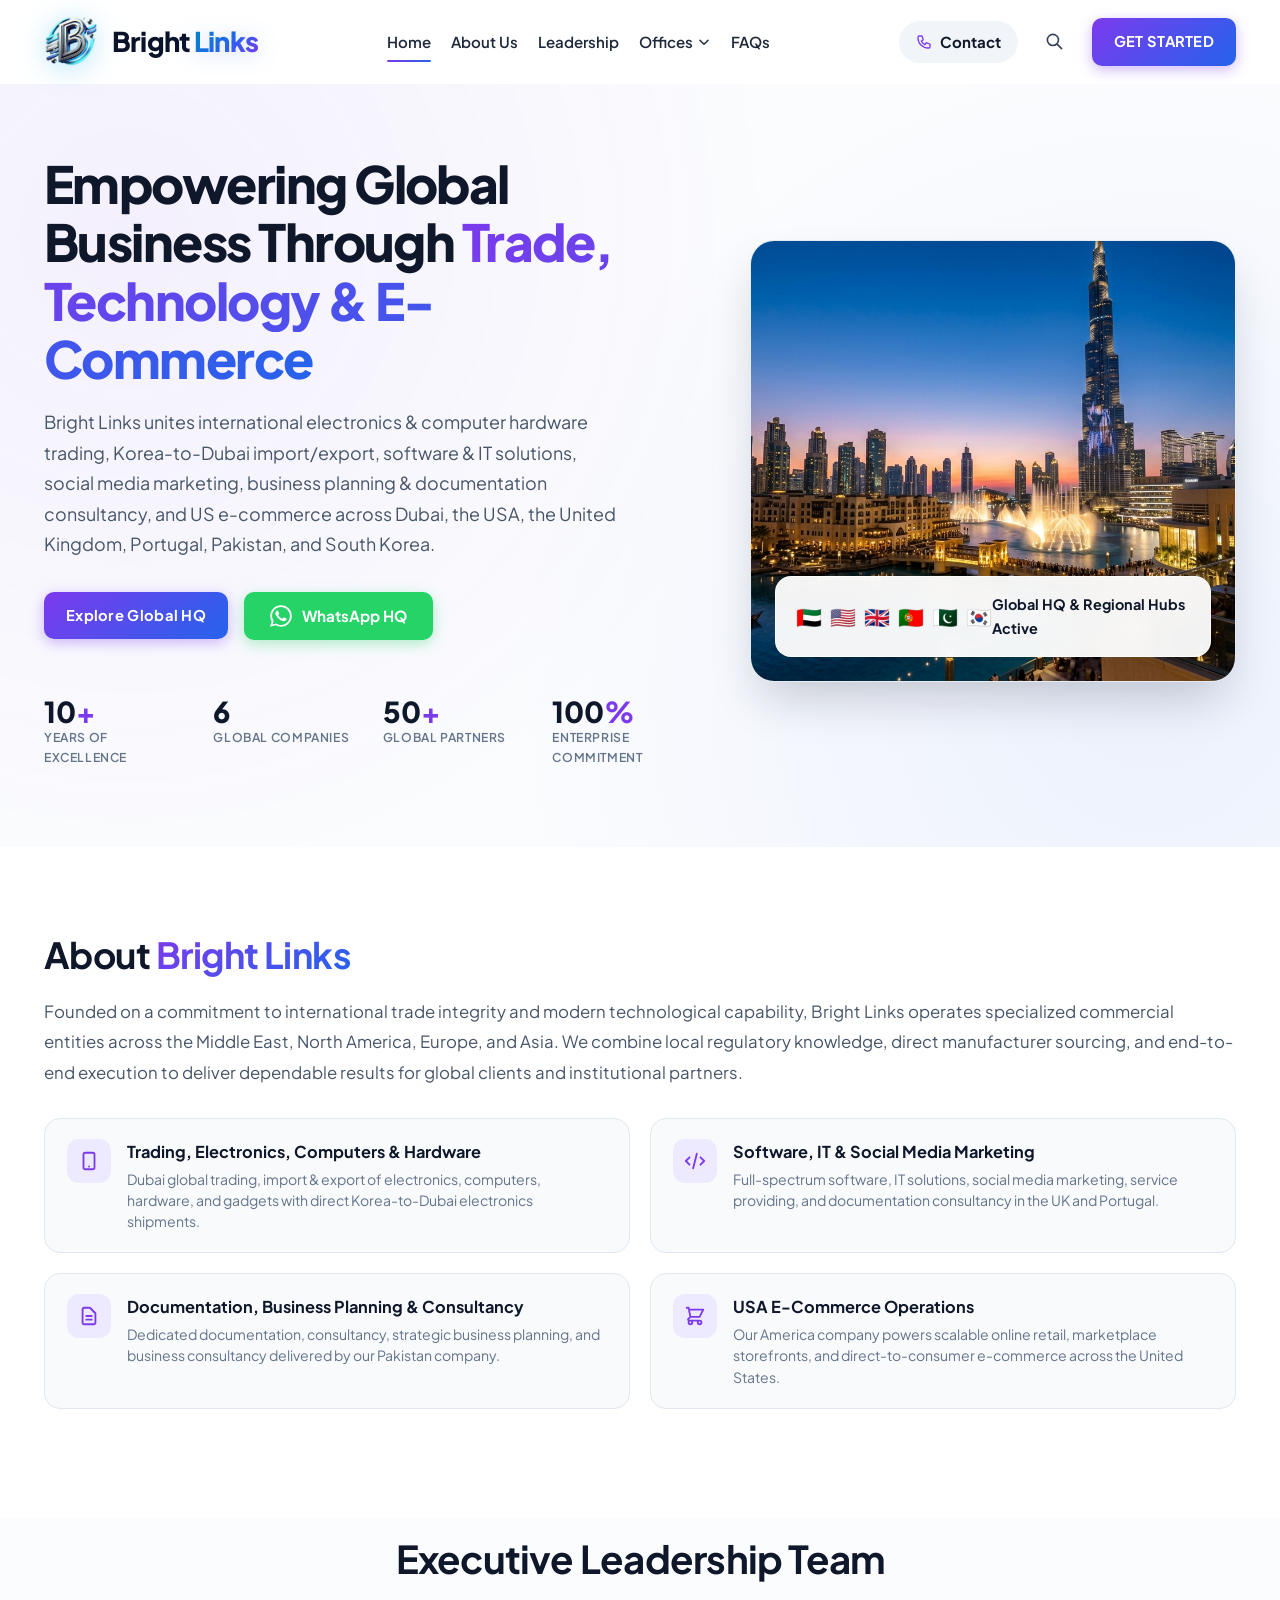
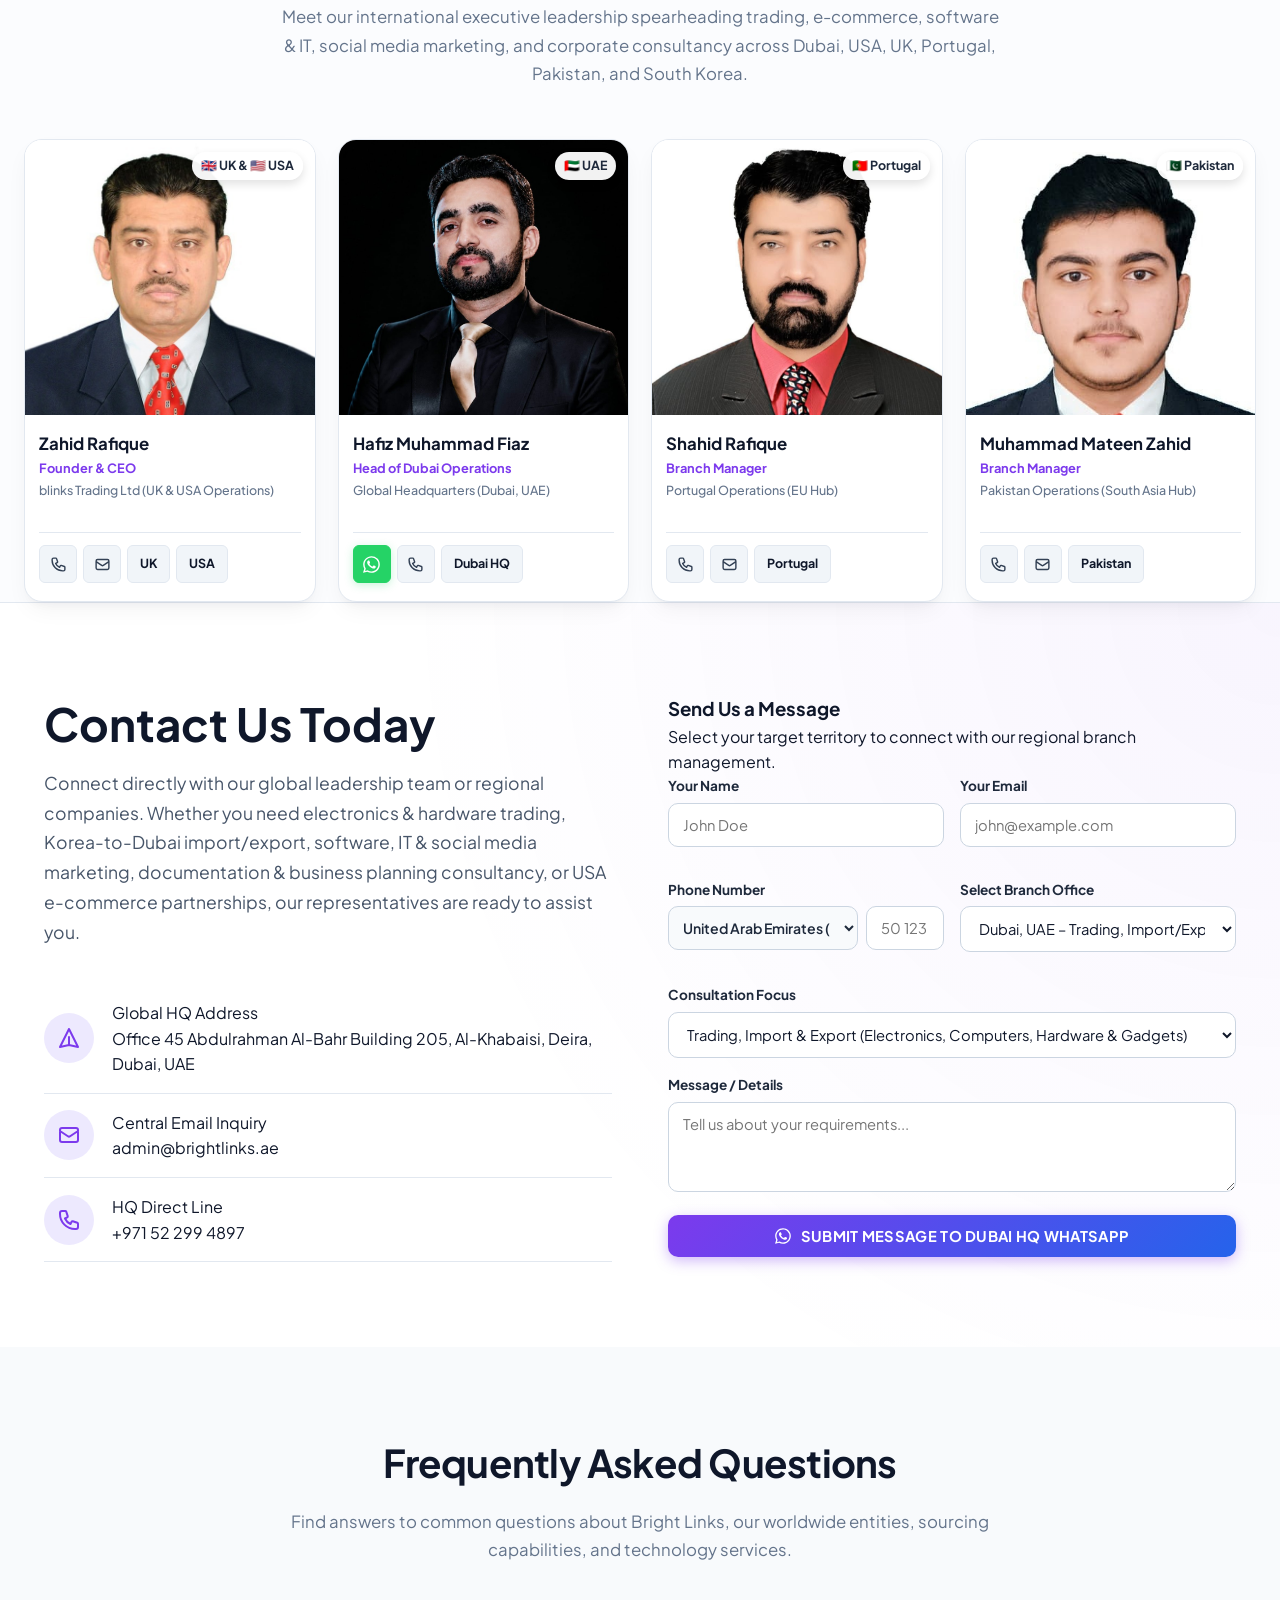
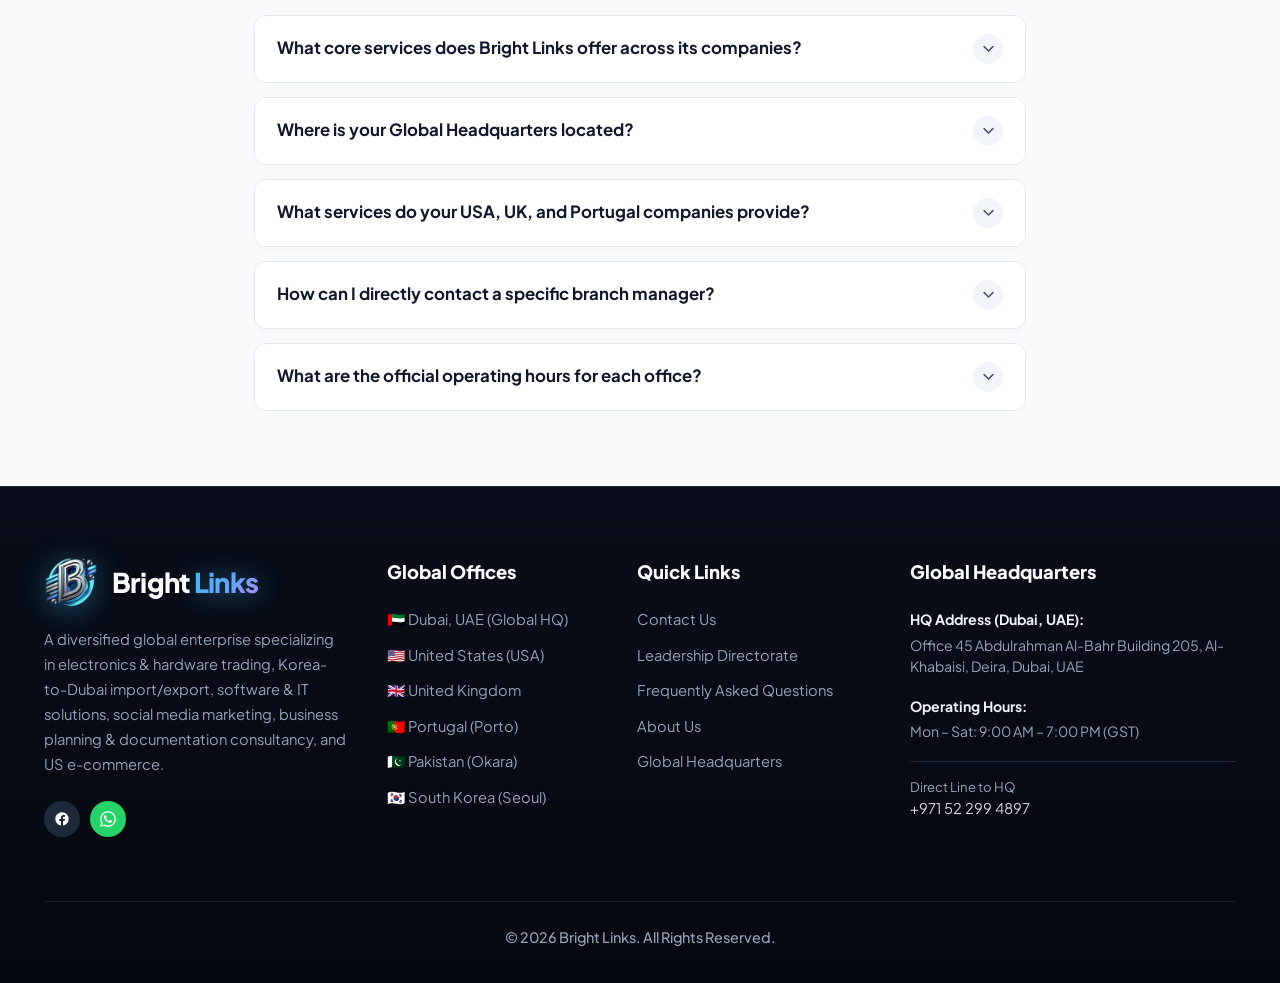
<file: index.html>
<!DOCTYPE html>
<html lang="en">
<head>
  <meta charset="UTF-8"/>
  <meta name="viewport" content="width=device-width, initial-scale=1.0"/>
  <title>Bright Links | Global Trading, IT, Consultancy &amp; E-Commerce</title>
  <meta name="description" content="Bright Links - Global enterprise specializing in electronics &amp; hardware trading, Korea-to-Dubai import/export, software &amp; IT, social media marketing, documentation &amp; business consultancy, and US e-commerce."/>
  
  <link rel="icon" type="image/png" href="assets/images/logo-3d.png"/>
  <link rel="preconnect" href="https://fonts.googleapis.com">
  <link rel="preconnect" href="https://fonts.gstatic.com" crossorigin>
  <link href="https://fonts.googleapis.com/css2?family=Plus+Jakarta+Sans:wght@400;500;600;700;800&display=swap" rel="stylesheet">
  <link rel="stylesheet" href="assets/css/style.css"/>
</head>
<body>

  
  <!-- STICKY CORPORATE NAVBAR -->
  <header class="main-header">
    <div class="container navbar-container">
      <!-- Brand Logo -->
      <a href="index.html" class="brand-logo" title="Bright Links">
        <img src="assets/images/logo-icon.png?v=5" alt="Bright Links 3D Emblem" class="brand-logo-img"/>
        <span class="brand-name">
          <span class="brand-word-bright">Bright</span>
          <span class="brand-word-links">Links</span>
        </span>
      </a>

      <!-- Desktop Navigation Menu (NO "APPOINTMENT", JUST HOME, ABOUT US, LEADERSHIP, OFFICES, FAQS) -->
      <nav class="desktop-nav">
        <a href="index.html" class="nav-link active">Home</a>
        <a href="index.html#about" class="nav-link">About Us</a>
        <a href="index.html#leadership" class="nav-link">Leadership</a>
        
        <!-- Offices Dropdown -->
        <div class="nav-dropdown">
          <div class="nav-link dropdown-trigger ">
            <span>Offices</span>
            <svg fill="none" stroke="currentColor" stroke-width="2.5" viewBox="0 0 24 24">
              <path stroke-linecap="round" stroke-linejoin="round" d="M19 9l-7 7-7-7"/>
            </svg>
          </div>
          <div class="dropdown-panel">
            <div class="dropdown-header-title">Global Entities &amp; Hubs</div>
            
            <a href="dubai.html" class="dropdown-item ">
              <div class="dropdown-item-meta">
                <span class="flag-emoji">🇦🇪</span>
                <span>Dubai, UAE</span>
              </div>
              <span class="dropdown-branch-tag">Trading &amp; HQ</span>
            </a>
            <a href="usa.html" class="dropdown-item ">
              <div class="dropdown-item-meta">
                <span class="flag-emoji">🇺🇸</span>
                <span>United States (USA)</span>
              </div>
              <span class="dropdown-branch-tag">E-Commerce</span>
            </a>
            <a href="united-kingdom.html" class="dropdown-item ">
              <div class="dropdown-item-meta">
                <span class="flag-emoji">🇬🇧</span>
                <span>United Kingdom</span>
              </div>
              <span class="dropdown-branch-tag">Software &amp; IT</span>
            </a>
            <a href="portugal.html" class="dropdown-item ">
              <div class="dropdown-item-meta">
                <span class="flag-emoji">🇵🇹</span>
                <span>Portugal</span>
              </div>
              <span class="dropdown-branch-tag">Software &amp; IT</span>
            </a>
            <a href="pakistan.html" class="dropdown-item ">
              <div class="dropdown-item-meta">
                <span class="flag-emoji">🇵🇰</span>
                <span>Pakistan</span>
              </div>
              <span class="dropdown-branch-tag">Consultancy</span>
            </a>
            <a href="korea.html" class="dropdown-item ">
              <div class="dropdown-item-meta">
                <span class="flag-emoji">🇰🇷</span>
                <span>South Korea</span>
              </div>
              <span class="dropdown-branch-tag">Korea–Dubai</span>
            </a>
          </div>
        </div>

        <a href="index.html#faqs" class="nav-link">FAQs</a>
      </nav>

      <!-- Right Header Actions - CONTACT BUTTON ONLY (LEADS DIRECTLY TO CONTACT SECTION) -->
      <div class="header-actions">
        <a href="#contact" class="header-contact-btn " title="Contact Our Offices">
          <svg fill="none" stroke="currentColor" stroke-width="2" viewBox="0 0 24 24">
            <path stroke-linecap="round" stroke-linejoin="round" d="M3 5a2 2 0 012-2h3.28a1 1 0 01.948.684l1.498 4.493a1 1 0 01-.502 1.21l-2.257 1.13a11.042 11.042 0 005.516 5.516l1.13-2.257a1 1 0 011.21-.502l4.493 1.498a1 1 0 01.684.949V19a2 2 0 01-2 2h-1C9.716 21 3 14.284 3 6V5z"/>
          </svg>
          <span>Contact</span>
        </a>

        <button class="header-tool-btn search-trigger-btn" title="Search site" aria-label="Search">
          <svg fill="none" stroke="currentColor" stroke-width="2" viewBox="0 0 24 24">
            <path stroke-linecap="round" stroke-linejoin="round" d="M21 21l-6-6m2-5a7 7 0 11-14 0 7 7 0 0114 0z"/>
          </svg>
        </button>

        <a href="contact.html" class="btn-cta">
          <span>GET STARTED</span>
        </a>

        <button class="mobile-nav-toggle" aria-label="Open mobile menu">
          <svg fill="none" stroke="currentColor" stroke-width="2" viewBox="0 0 24 24">
            <path stroke-linecap="round" stroke-linejoin="round" d="M4 6h16M4 12h16M4 18h16"/>
          </svg>
        </button>
      </div>
    </div>
  </header>


  <!-- HERO DASHBOARD -->
  <section class="hero-wrapper">
    <div class="container hero-grid">
      <div>
        <h1 class="hero-title">
          Empowering Global Business Through <span class="gradient-text">Trade, Technology &amp; E-Commerce</span>
        </h1>
        <p class="hero-subtitle">
          Bright Links unites international electronics &amp; computer hardware trading, Korea-to-Dubai import/export, software &amp; IT solutions, social media marketing, business planning &amp; documentation consultancy, and US e-commerce across Dubai, the USA, the United Kingdom, Portugal, Pakistan, and South Korea.
        </p>
        <div class="hero-btn-row">
          <a href="dubai.html" class="btn-cta">
            <span>Explore Global HQ</span>
          </a>
          <a href="https://wa.me/971522994897" target="_blank" rel="noopener" class="btn-whatsapp">
            <svg class="wa-icon" viewBox="0 0 24 24" width="22" height="22" fill="currentColor"><path d="M17.472 14.382c-.301-.15-1.78-.878-2.056-.979-.275-.1-.475-.15-.675.15-.2.3-.775.979-.95 1.18-.175.2-.35.225-.65.075-.3-.15-1.267-.467-2.413-1.489-.892-.796-1.494-1.78-1.669-2.08-.175-.3-.019-.462.131-.611.135-.134.3-.35.45-.525.15-.175.2-.3.3-.5.1-.2.05-.375-.025-.525-.075-.15-.675-1.628-.925-2.228-.243-.585-.49-.506-.675-.515-.175-.008-.375-.01-.575-.01s-.525.075-.8.375c-.275.3-1.05 1.027-1.05 2.504s1.075 2.905 1.225 3.105c.15.2 2.115 3.23 5.124 4.53.716.31 1.275.495 1.71.634.72.23 1.375.197 1.894.12.578-.087 1.78-.727 2.03-1.429.25-.702.25-1.303.175-1.429-.075-.126-.275-.201-.575-.351zM12.004 21.75c-1.75 0-3.467-.46-4.975-1.33l-.356-.206-3.7 1.002.988-3.606-.232-.375a9.71 9.71 0 0 1-1.483-5.235c0-5.385 4.38-9.75 9.758-9.75 2.607 0 5.06 1.016 6.904 2.863a9.697 9.697 0 0 1 2.85 6.892c-.004 5.385-4.385 9.745-9.754 9.745zm8.337-18.08C18.12 1.455 15.176.25 12.004.25c-6.49 0-11.75 5.26-11.75 11.75 0 2.073.542 4.098 1.571 5.882L0 23.75l6.02-1.579a11.706 11.706 0 0 0 5.984 1.579c6.49 0 11.75-5.26 11.75-11.75 0-3.14-1.222-6.09-3.413-8.33z"/></svg>
            <span>WhatsApp HQ</span>
          </a>
        </div>
        <div class="hero-stat-row" style="border-top:none; padding-top:16px;">
          <div class="hero-stat-unit">
            <div class="stat-val">10<span>+</span></div>
            <div class="stat-label">Years of Excellence</div>
          </div>
          <div class="hero-stat-unit">
            <div class="stat-val">6<span></span></div>
            <div class="stat-label">Global Companies</div>
          </div>
          <div class="hero-stat-unit">
            <div class="stat-val">50<span>+</span></div>
            <div class="stat-label">Global Partners</div>
          </div>
          <div class="hero-stat-unit">
            <div class="stat-val">100<span>%</span></div>
            <div class="stat-label">Enterprise Commitment</div>
          </div>
        </div>
      </div>

      <div class="hero-media-box">
        <img src="assets/images/dest_dubai.jpg" alt="Bright Links Global Operations Hub"/>
        <div class="hero-over-badge">
          <div class="badge-flags-wrap">
            <span class="badge-flag-char">🇦🇪</span>
            <span class="badge-flag-char">🇺🇸</span>
            <span class="badge-flag-char">🇬🇧</span>
            <span class="badge-flag-char">🇵🇹</span>
            <span class="badge-flag-char">🇵🇰</span>
            <span class="badge-flag-char">🇰🇷</span>
          </div>
          <div class="badge-bold-note">Global HQ &amp; Regional Hubs Active</div>
        </div>
      </div>
    </div>
  </section>

  <!-- ABOUT US SECTION -->
  <section class="about-block" id="about">
    <div class="container">
      <h2 class="about-main-title">About <span class="gradient-text">Bright Links</span></h2>
      <p class="about-body-paragraph">
        Founded on a commitment to international trade integrity and modern technological capability, Bright Links operates specialized commercial entities across the Middle East, North America, Europe, and Asia. We combine local regulatory knowledge, direct manufacturer sourcing, and end-to-end execution to deliver dependable results for global clients and institutional partners.
      </p>

      <!-- Modern 2x2 Feature Grid -->
      <div class="about-features-grid">
        <div class="about-feature-card">
          <div class="about-feature-icon">
            <svg fill="none" stroke="currentColor" stroke-width="2" viewBox="0 0 24 24"><path stroke-linecap="round" stroke-linejoin="round" d="M12 18h.01M8 21h8a2 2 0 002-2V5a2 2 0 00-2-2H8a2 2 0 00-2 2v14a2 2 0 002 2z"/></svg>
          </div>
          <div>
            <h4 class="about-feature-title">Trading, Electronics, Computers &amp; Hardware</h4>
            <p class="about-feature-desc">Dubai global trading, import &amp; export of electronics, computers, hardware, and gadgets with direct Korea-to-Dubai electronics shipments.</p>
          </div>
        </div>

        <div class="about-feature-card">
          <div class="about-feature-icon">
            <svg fill="none" stroke="currentColor" stroke-width="2" viewBox="0 0 24 24"><path stroke-linecap="round" stroke-linejoin="round" d="M10 20l4-16m4 4l4 4-4 4M6 16l-4-4 4-4"/></svg>
          </div>
          <div>
            <h4 class="about-feature-title">Software, IT &amp; Social Media Marketing</h4>
            <p class="about-feature-desc">Full-spectrum software, IT solutions, social media marketing, service providing, and documentation consultancy in the UK and Portugal.</p>
          </div>
        </div>

        <div class="about-feature-card">
          <div class="about-feature-icon">
            <svg fill="none" stroke="currentColor" stroke-width="2" viewBox="0 0 24 24"><path stroke-linecap="round" stroke-linejoin="round" d="M9 12h6m-6 4h6m2 5H7a2 2 0 01-2-2V5a2 2 0 012-2h5.586a1 1 0 01.707.293l5.414 5.414a1 1 0 01.293.707V19a2 2 0 01-2 2z"/></svg>
          </div>
          <div>
            <h4 class="about-feature-title">Documentation, Business Planning &amp; Consultancy</h4>
            <p class="about-feature-desc">Dedicated documentation, consultancy, strategic business planning, and business consultancy delivered by our Pakistan company.</p>
          </div>
        </div>

        <div class="about-feature-card">
          <div class="about-feature-icon">
            <svg fill="none" stroke="currentColor" stroke-width="2" viewBox="0 0 24 24"><path stroke-linecap="round" stroke-linejoin="round" d="M3 3h2l.4 2M7 13h10l4-8H5.4M7 13L5.4 5M7 13l-2.293 2.293c-.63.63-.184 1.707.707 1.707H17m0 0a2 2 0 100 4 2 2 0 000-4zm-8 2a2 2 0 11-4 0 2 2 0 014 0z"/></svg>
          </div>
          <div>
            <h4 class="about-feature-title">USA E-Commerce Operations</h4>
            <p class="about-feature-desc">Our America company powers scalable online retail, marketplace storefronts, and direct-to-consumer e-commerce across the United States.</p>
          </div>
        </div>
      </div>
    </div>
  </section>

  
  <!-- LEADERSHIP SECTION -->
  <section class="team-section" id="leadership">
    <div class="container team-container">
      <div class="center-title-wrap">
        <h2 style="font-weight:700;">Executive Leadership Team</h2>
        <p>Meet our international executive leadership spearheading trading, e-commerce, software &amp; IT, social media marketing, and corporate consultancy across Dubai, USA, UK, Portugal, Pakistan, and South Korea.</p>
      </div>

      <div class="team-grid">
        <!-- CARD 1: Zahid Rafique (UK & USA Operations) -->
        <div class="team-card">
          <div class="team-card-image-wrap">
            <img src="assets/images/zahid-rafique.jpg?v=4" alt="Zahid Rafique - Founder &amp; CEO"/>
            <span class="team-flag-pill">🇬🇧 UK &amp; 🇺🇸 USA</span>
          </div>
          <div class="team-card-body">
            <h3 class="team-name">Zahid Rafique</h3>
            <div class="team-designation">Founder &amp; CEO</div>
            <div class="team-dept">blinks Trading Ltd (UK &amp; USA Operations)</div>
            <div class="team-contact-actions">
              <a href="tel:+447440508797" class="team-action-icon-btn" title="Call Office">
                <svg fill="none" stroke="currentColor" stroke-width="2" viewBox="0 0 24 24"><path stroke-linecap="round" stroke-linejoin="round" d="M3 5a2 2 0 012-2h3.28a1 1 0 01.948.684l1.498 4.493a1 1 0 01-.502 1.21l-2.257 1.13a11.042 11.042 0 005.516 5.516l1.13-2.257a1 1 0 011.21-.502l4.493 1.498a1 1 0 01.684.949V19a2 2 0 01-2 2h-1C9.716 21 3 14.284 3 6V5z"/></svg>
              </a>
              <a href="mailto:admin@brightlinks.ae" class="team-action-icon-btn" title="Send Email">
                <svg fill="none" stroke="currentColor" stroke-width="2" viewBox="0 0 24 24"><path stroke-linecap="round" stroke-linejoin="round" d="M3 8l7.89 5.26a2 2 0 002.22 0L21 8M5 19h14a2 2 0 002-2V7a2 2 0 00-2-2H5a2 2 0 00-2 2v10a2 2 0 002 2z"/></svg>
              </a>
              <a href="united-kingdom.html" class="hub-action-btn" title="UK Hub">
                <span>UK</span>
              </a>
              <a href="usa.html" class="hub-action-btn" title="USA E-Commerce">
                <span>USA</span>
              </a>
            </div>
          </div>
        </div>

        <!-- CARD 2: Hafiz Muhammad Fiaz (Dubai HQ) -->
        <div class="team-card">
          <div class="team-card-image-wrap">
            <img src="assets/images/hafiz-fiaz.jpg?v=4" alt="Hafiz Muhammad Fiaz - Head of Dubai Operations"/>
            <span class="team-flag-pill">🇦🇪 UAE</span>
          </div>
          <div class="team-card-body">
            <h3 class="team-name">Hafiz Muhammad Fiaz</h3>
            <div class="team-designation">Head of Dubai Operations</div>
            <div class="team-dept">Global Headquarters (Dubai, UAE)</div>
            <div class="team-contact-actions">
              <a href="https://wa.me/971522994897" target="_blank" rel="noopener" class="team-action-icon-btn whatsapp" title="WhatsApp HQ">
                <svg class="wa-icon" viewBox="0 0 24 24" width="22" height="22" fill="currentColor"><path d="M17.472 14.382c-.301-.15-1.78-.878-2.056-.979-.275-.1-.475-.15-.675.15-.2.3-.775.979-.95 1.18-.175.2-.35.225-.65.075-.3-.15-1.267-.467-2.413-1.489-.892-.796-1.494-1.78-1.669-2.08-.175-.3-.019-.462.131-.611.135-.134.3-.35.45-.525.15-.175.2-.3.3-.5.1-.2.05-.375-.025-.525-.075-.15-.675-1.628-.925-2.228-.243-.585-.49-.506-.675-.515-.175-.008-.375-.01-.575-.01s-.525.075-.8.375c-.275.3-1.05 1.027-1.05 2.504s1.075 2.905 1.225 3.105c.15.2 2.115 3.23 5.124 4.53.716.31 1.275.495 1.71.634.72.23 1.375.197 1.894.12.578-.087 1.78-.727 2.03-1.429.25-.702.25-1.303.175-1.429-.075-.126-.275-.201-.575-.351zM12.004 21.75c-1.75 0-3.467-.46-4.975-1.33l-.356-.206-3.7 1.002.988-3.606-.232-.375a9.71 9.71 0 0 1-1.483-5.235c0-5.385 4.38-9.75 9.758-9.75 2.607 0 5.06 1.016 6.904 2.863a9.697 9.697 0 0 1 2.85 6.892c-.004 5.385-4.385 9.745-9.754 9.745zm8.337-18.08C18.12 1.455 15.176.25 12.004.25c-6.49 0-11.75 5.26-11.75 11.75 0 2.073.542 4.098 1.571 5.882L0 23.75l6.02-1.579a11.706 11.706 0 0 0 5.984 1.579c6.49 0 11.75-5.26 11.75-11.75 0-3.14-1.222-6.09-3.413-8.33z"/></svg>
              </a>
              <a href="tel:+971522994897" class="team-action-icon-btn" title="Call Dubai HQ">
                <svg fill="none" stroke="currentColor" stroke-width="2" viewBox="0 0 24 24"><path stroke-linecap="round" stroke-linejoin="round" d="M3 5a2 2 0 012-2h3.28a1 1 0 01.948.684l1.498 4.493a1 1 0 01-.502 1.21l-2.257 1.13a11.042 11.042 0 005.516 5.516l1.13-2.257a1 1 0 011.21-.502l4.493 1.498a1 1 0 01.684.949V19a2 2 0 01-2 2h-1C9.716 21 3 14.284 3 6V5z"/></svg>
              </a>
              <a href="dubai.html" class="hub-action-btn">
                <span>Dubai HQ</span>
              </a>
            </div>
          </div>
        </div>

        <!-- CARD 3: Shahid Rafique (Portugal) -->
        <div class="team-card">
          <div class="team-card-image-wrap">
            <img src="assets/images/shahid-rafique.jpg?v=4" alt="Shahid Rafique - Branch Manager Portugal"/>
            <span class="team-flag-pill">🇵🇹 Portugal</span>
          </div>
          <div class="team-card-body">
            <h3 class="team-name">Shahid Rafique</h3>
            <div class="team-designation">Branch Manager</div>
            <div class="team-dept">Portugal Operations (EU Hub)</div>
            <div class="team-contact-actions">
              <a href="tel:+351920266093" class="team-action-icon-btn" title="Call Portugal Office">
                <svg fill="none" stroke="currentColor" stroke-width="2" viewBox="0 0 24 24"><path stroke-linecap="round" stroke-linejoin="round" d="M3 5a2 2 0 012-2h3.28a1 1 0 01.948.684l1.498 4.493a1 1 0 01-.502 1.21l-2.257 1.13a11.042 11.042 0 005.516 5.516l1.13-2.257a1 1 0 011.21-.502l4.493 1.498a1 1 0 01.684.949V19a2 2 0 01-2 2h-1C9.716 21 3 14.284 3 6V5z"/></svg>
              </a>
              <a href="mailto:admin@brightlinks.ae" class="team-action-icon-btn" title="Send Email">
                <svg fill="none" stroke="currentColor" stroke-width="2" viewBox="0 0 24 24"><path stroke-linecap="round" stroke-linejoin="round" d="M3 8l7.89 5.26a2 2 0 002.22 0L21 8M5 19h14a2 2 0 002-2V7a2 2 0 00-2-2H5a2 2 0 00-2 2v10a2 2 0 002 2z"/></svg>
              </a>
              <a href="portugal.html" class="hub-action-btn">
                <span>Portugal</span>
              </a>
            </div>
          </div>
        </div>

        <!-- CARD 4: Muhammad Mateen Zahid (Pakistan) -->
        <div class="team-card">
          <div class="team-card-image-wrap">
            <img src="assets/images/mateen-zahid.jpg?v=4" alt="Muhammad Mateen Zahid - Branch Manager Pakistan"/>
            <span class="team-flag-pill">🇵🇰 Pakistan</span>
          </div>
          <div class="team-card-body">
            <h3 class="team-name">Muhammad Mateen Zahid</h3>
            <div class="team-designation">Branch Manager</div>
            <div class="team-dept">Pakistan Operations (South Asia Hub)</div>
            <div class="team-contact-actions">
              <a href="tel:+923006979097" class="team-action-icon-btn" title="Call Pakistan Office">
                <svg fill="none" stroke="currentColor" stroke-width="2" viewBox="0 0 24 24"><path stroke-linecap="round" stroke-linejoin="round" d="M3 5a2 2 0 012-2h3.28a1 1 0 01.948.684l1.498 4.493a1 1 0 01-.502 1.21l-2.257 1.13a11.042 11.042 0 005.516 5.516l1.13-2.257a1 1 0 011.21-.502l4.493 1.498a1 1 0 01.684.949V19a2 2 0 01-2 2h-1C9.716 21 3 14.284 3 6V5z"/></svg>
              </a>
              <a href="mailto:admin@brightlinks.ae" class="team-action-icon-btn" title="Send Email">
                <svg fill="none" stroke="currentColor" stroke-width="2" viewBox="0 0 24 24"><path stroke-linecap="round" stroke-linejoin="round" d="M3 8l7.89 5.26a2 2 0 002.22 0L21 8M5 19h14a2 2 0 002-2V7a2 2 0 00-2-2H5a2 2 0 00-2 2v10a2 2 0 002 2z"/></svg>
              </a>
              <a href="pakistan.html" class="hub-action-btn">
                <span>Pakistan</span>
              </a>
            </div>
          </div>
        </div>
      </div>
    </div>
  </section>


  <!-- CONTACT SECTION (RENAMED FROM APPOINTMENT AS REQUESTED) -->
  <section class="connect-block" id="contact">
    <a id="appointment"></a>
    <div class="container connect-grid-split">
      <div class="connect-lead-side">
        <h2 style="font-weight:700;">Contact Us Today</h2>
        <p>
          Connect directly with our global leadership team or regional companies. Whether you need electronics &amp; hardware trading, Korea-to-Dubai import/export, software, IT &amp; social media marketing, documentation &amp; business planning consultancy, or USA e-commerce partnerships, our representatives are ready to assist you.
        </p>

        <div class="contact-row-entry">
          <div class="contact-entry-circle">
            <svg fill="none" stroke="currentColor" stroke-width="2" viewBox="0 0 24 24">
              <path stroke-linecap="round" stroke-linejoin="round" d="M12 19l9 2-9-18-9 18 9-2zm0 0v-8"/>
            </svg>
          </div>
          <div>
            <div class="contact-entry-label">Global HQ Address</div>
            <div class="contact-entry-val">Office 45 Abdulrahman Al-Bahr Building 205, Al-Khabaisi, Deira, Dubai, UAE</div>
          </div>
        </div>

        <div class="contact-row-entry">
          <div class="contact-entry-circle">
            <svg fill="none" stroke="currentColor" stroke-width="2" viewBox="0 0 24 24">
              <path stroke-linecap="round" stroke-linejoin="round" d="M3 8l7.89 5.26a2 2 0 002.22 0L21 8M5 19h14a2 2 0 002-2V7a2 2 0 00-2-2H5a2 2 0 00-2 2v10a2 2 0 002 2z"/>
            </svg>
          </div>
          <div>
            <div class="contact-entry-label">Central Email Inquiry</div>
            <div class="contact-entry-val"><a href="mailto:admin@brightlinks.ae">admin@brightlinks.ae</a></div>
          </div>
        </div>

        <div class="contact-row-entry">
          <div class="contact-entry-circle">
            <svg fill="none" stroke="currentColor" stroke-width="2" viewBox="0 0 24 24">
              <path stroke-linecap="round" stroke-linejoin="round" d="M3 5a2 2 0 012-2h3.28a1 1 0 01.948.684l1.498 4.493a1 1 0 01-.502 1.21l-2.257 1.13a11.042 11.042 0 005.516 5.516l1.13-2.257a1 1 0 011.21-.502l4.493 1.498a1 1 0 01.684.949V19a2 2 0 01-2 2h-1C9.716 21 3 14.284 3 6V5z"/>
            </svg>
          </div>
          <div>
            <div class="contact-entry-label">HQ Direct Line</div>
            <div class="contact-entry-val"><a href="tel:+971522994897">+971 52 299 4897</a></div>
          </div>
        </div>
      </div>

      <!-- Right Form Box -->
      <div class="appointment-form-box">
        <h3 style="font-weight:700;">Send Us a Message</h3>
        <p class="sub-note">Select your target territory to connect with our regional branch management.</p>

        <form class="js-appointment-form">
          <div class="form-two-fields">
            <div class="form-field-unit">
              <label class="field-label">Your Name</label>
              <input type="text" name="name" class="field-control" placeholder="John Doe" required/>
            </div>
            <div class="form-field-unit">
              <label class="field-label">Your Email</label>
              <input type="email" name="email" class="field-control" placeholder="john@example.com" required/>
            </div>
          </div>

          <div class="form-two-fields">
            <div class="form-field-unit">
              <label class="field-label">Phone Number</label>
              <div class="phone-input-group">
                <select name="country_code" class="country-code-select" aria-label="Select Country Code">
                  <option value="+971" selected>United Arab Emirates (+971)</option>
                  <option value="+92">Pakistan (+92)</option>
                  <option value="+44">United Kingdom (+44)</option>
                  <option value="+34">Spain (+34)</option>
                  <option value="+351">Portugal (+351)</option>
                  <option value="+82">South Korea (+82)</option>
                  <option value="+93">Afghanistan (+93)</option>
                  <option value="+355">Albania (+355)</option>
                  <option value="+213">Algeria (+213)</option>
                  <option value="+54">Argentina (+54)</option>
                  <option value="+61">Australia (+61)</option>
                  <option value="+43">Austria (+43)</option>
                  <option value="+973">Bahrain (+973)</option>
                  <option value="+880">Bangladesh (+880)</option>
                  <option value="+32">Belgium (+32)</option>
                  <option value="+55">Brazil (+55)</option>
                  <option value="+1">Canada (+1)</option>
                  <option value="+86">China (+86)</option>
                  <option value="+45">Denmark (+45)</option>
                  <option value="+20">Egypt (+20)</option>
                  <option value="+33">France (+33)</option>
                  <option value="+49">Germany (+49)</option>
                  <option value="+30">Greece (+30)</option>
                  <option value="+852">Hong Kong (+852)</option>
                  <option value="+91">India (+91)</option>
                  <option value="+62">Indonesia (+62)</option>
                  <option value="+353">Ireland (+353)</option>
                  <option value="+39">Italy (+39)</option>
                  <option value="+81">Japan (+81)</option>
                  <option value="+962">Jordan (+962)</option>
                  <option value="+965">Kuwait (+965)</option>
                  <option value="+60">Malaysia (+60)</option>
                  <option value="+52">Mexico (+52)</option>
                  <option value="+31">Netherlands (+31)</option>
                  <option value="+64">New Zealand (+64)</option>
                  <option value="+234">Nigeria (+234)</option>
                  <option value="+47">Norway (+47)</option>
                  <option value="+968">Oman (+968)</option>
                  <option value="+63">Philippines (+63)</option>
                  <option value="+48">Poland (+48)</option>
                  <option value="+974">Qatar (+974)</option>
                  <option value="+7">Russia (+7)</option>
                  <option value="+966">Saudi Arabia (+966)</option>
                  <option value="+65">Singapore (+65)</option>
                  <option value="+27">South Africa (+27)</option>
                  <option value="+94">Sri Lanka (+94)</option>
                  <option value="+46">Sweden (+46)</option>
                  <option value="+41">Switzerland (+41)</option>
                  <option value="+66">Thailand (+66)</option>
                  <option value="+90">Turkey (+90)</option>
                  <option value="+1">United States (+1)</option>
                  <option value="+84">Vietnam (+84)</option>
                  <option value="other">Other (Write Full Number with Code)</option>
                </select>
                <input type="tel" name="phone" class="field-control" placeholder="50 123 4567" required/>
              </div>
            </div>
            <div class="form-field-unit">
              <label class="field-label">Select Branch Office</label>
              <select name="branch" class="field-control">
                <option value="Dubai Headquarters">Dubai, UAE – Trading, Import/Export &amp; Electronics (Hafiz Muhammad Fiaz)</option>
                <option value="USA Company">United States (USA) – E-Commerce Operations (Zahid Rafique)</option>
                <option value="United Kingdom Branch">United Kingdom – Software, IT, Marketing &amp; Consultancy (Zahid Rafique)</option>
                <option value="Portugal Branch">Portugal – Software, IT, Marketing &amp; Consultancy (Shahid Rafique)</option>
                <option value="Pakistan Branch">Pakistan – Documentation, Business Planning &amp; Consultancy (Muhammad Mateen Zahid)</option>
                <option value="South Korea Operations">South Korea – Electronics Import/Export to Dubai</option>
              </select>
            </div>
          </div>

          <div class="form-field-unit">
            <label class="field-label">Consultation Focus</label>
            <select name="service" class="field-control">
              <option value="Trading, Import & Export (Electronics, Computers, Hardware & Gadgets)">Trading, Import &amp; Export (Electronics, Computers, Hardware &amp; Gadgets)</option>
              <option value="Korea to Dubai Electronics Import / Export">Korea to Dubai Electronics Import / Export</option>
              <option value="Software, IT, Social Media Marketing & Service Providing">Software, IT, Social Media Marketing &amp; Service Providing</option>
              <option value="Documentation, Business Planning & Business Consultancy">Documentation, Business Planning &amp; Business Consultancy</option>
              <option value="USA E-Commerce Operations">USA E-Commerce Operations</option>
            </select>
          </div>

          <div class="form-field-unit">
            <label class="field-label">Message / Details</label>
            <textarea name="message" class="field-control" placeholder="Tell us about your requirements..."></textarea>
          </div>

          <button type="submit" class="btn-cta" style="width:100%; display:inline-flex; align-items:center; justify-content:center; gap:10px;">
            <svg class="wa-icon" viewBox="0 0 24 24" width="22" height="22" fill="currentColor"><path d="M17.472 14.382c-.301-.15-1.78-.878-2.056-.979-.275-.1-.475-.15-.675.15-.2.3-.775.979-.95 1.18-.175.2-.35.225-.65.075-.3-.15-1.267-.467-2.413-1.489-.892-.796-1.494-1.78-1.669-2.08-.175-.3-.019-.462.131-.611.135-.134.3-.35.45-.525.15-.175.2-.3.3-.5.1-.2.05-.375-.025-.525-.075-.15-.675-1.628-.925-2.228-.243-.585-.49-.506-.675-.515-.175-.008-.375-.01-.575-.01s-.525.075-.8.375c-.275.3-1.05 1.027-1.05 2.504s1.075 2.905 1.225 3.105c.15.2 2.115 3.23 5.124 4.53.716.31 1.275.495 1.71.634.72.23 1.375.197 1.894.12.578-.087 1.78-.727 2.03-1.429.25-.702.25-1.303.175-1.429-.075-.126-.275-.201-.575-.351zM12.004 21.75c-1.75 0-3.467-.46-4.975-1.33l-.356-.206-3.7 1.002.988-3.606-.232-.375a9.71 9.71 0 0 1-1.483-5.235c0-5.385 4.38-9.75 9.758-9.75 2.607 0 5.06 1.016 6.904 2.863a9.697 9.697 0 0 1 2.85 6.892c-.004 5.385-4.385 9.745-9.754 9.745zm8.337-18.08C18.12 1.455 15.176.25 12.004.25c-6.49 0-11.75 5.26-11.75 11.75 0 2.073.542 4.098 1.571 5.882L0 23.75l6.02-1.579a11.706 11.706 0 0 0 5.984 1.579c6.49 0 11.75-5.26 11.75-11.75 0-3.14-1.222-6.09-3.413-8.33z"/></svg>
            <span>SUBMIT MESSAGE TO DUBAI HQ WHATSAPP</span>
          </button>
        </form>
      </div>
    </div>
  </section>

  <!-- FAQS (FIXED CLEAN ACCORDION) -->
  <section class="faq-block" id="faqs">
    <div class="container faq-container-narrow">
      <div class="center-title-wrap">
        <h2 style="font-weight:700;">Frequently Asked Questions</h2>
        <p>Find answers to common questions about Bright Links, our worldwide entities, sourcing capabilities, and technology services.</p>
      </div>

      <div class="faq-accordion">
        <div class="faq-accordion-item">
          <div class="faq-item-question">
            <span>What core services does Bright Links offer across its companies?</span>
            <div class="faq-accordion-icon">
              <svg width="15" height="15" fill="none" stroke="currentColor" stroke-width="2.5" viewBox="0 0 24 24"><path stroke-linecap="round" stroke-linejoin="round" d="M19 9l-7 7-7-7"/></svg>
            </div>
          </div>
          <div class="faq-item-answer">
            <p>Each Bright Links entity delivers dedicated expertise: <strong>Dubai</strong> (trading, export, import, electronics, computers, hardware &amp; gadgets), <strong>South Korea</strong> (electronics import &amp; export from Korea to Dubai), <strong>United Kingdom &amp; Portugal</strong> (software, IT, social media marketing, service providing &amp; documentation consultancy), <strong>Pakistan</strong> (documentation, consultancy, business planning &amp; business consultancy), and <strong>USA</strong> (e-commerce operations).</p>
          </div>
        </div>

        <div class="faq-accordion-item">
          <div class="faq-item-question">
            <span>Where is your Global Headquarters located?</span>
            <div class="faq-accordion-icon">
              <svg width="15" height="15" fill="none" stroke="currentColor" stroke-width="2.5" viewBox="0 0 24 24"><path stroke-linecap="round" stroke-linejoin="round" d="M19 9l-7 7-7-7"/></svg>
            </div>
          </div>
          <div class="faq-item-answer">
            <p>Our Global Headquarters is situated in Dubai, UAE at Office 45 Abdulrahman Al-Bahr Building 205, Al-Khabaisi, Deira, Dubai, operating under Head of Dubai Operations, Hafiz Muhammad Fiaz.</p>
          </div>
        </div>

        <div class="faq-accordion-item">
          <div class="faq-item-question">
            <span>What services do your USA, UK, and Portugal companies provide?</span>
            <div class="faq-accordion-icon">
              <svg width="15" height="15" fill="none" stroke="currentColor" stroke-width="2.5" viewBox="0 0 24 24"><path stroke-linecap="round" stroke-linejoin="round" d="M19 9l-7 7-7-7"/></svg>
            </div>
          </div>
          <div class="faq-item-answer">
            <p>Our <strong>USA (America) company</strong> focuses exclusively on modern <strong>E-Commerce</strong>. Our <strong>United Kingdom</strong> (<code>+44 7440 508797</code>) and <strong>Portugal</strong> (<code>+351 920 266 093</code>) companies specialize in software development, IT solutions, social media marketing, service providing, and documentation consultancy.</p>
          </div>
        </div>

        <div class="faq-accordion-item">
          <div class="faq-item-question">
            <span>How can I directly contact a specific branch manager?</span>
            <div class="faq-accordion-icon">
              <svg width="15" height="15" fill="none" stroke="currentColor" stroke-width="2.5" viewBox="0 0 24 24"><path stroke-linecap="round" stroke-linejoin="round" d="M19 9l-7 7-7-7"/></svg>
            </div>
          </div>
          <div class="faq-item-answer">
            <p>You can use our online <a href="contact.html" style="color:var(--primary-purple); font-weight:700;">Contact Form</a> to select your desired territory (Dubai HQ, USA, UK, Portugal, Pakistan, or South Korea) or reach out directly using each manager's direct WhatsApp or phone numbers listed on their office page.</p>
          </div>
        </div>

        <div class="faq-accordion-item">
          <div class="faq-item-question">
            <span>What are the official operating hours for each office?</span>
            <div class="faq-accordion-icon">
              <svg width="15" height="15" fill="none" stroke="currentColor" stroke-width="2.5" viewBox="0 0 24 24"><path stroke-linecap="round" stroke-linejoin="round" d="M19 9l-7 7-7-7"/></svg>
            </div>
          </div>
          <div class="faq-item-answer">
            <p>Hours vary by jurisdiction: Dubai (Mon–Sat 9am–7pm GST), USA (Mon–Fri 9am–6pm EST), UK (Mon–Fri 9am–5:30pm GMT), Portugal (Mon–Fri 9am–6pm WET), Pakistan (Mon–Sat 9:30am–6:30pm PKT), and South Korea (Mon–Fri 9am–6pm KST).</p>
          </div>
        </div>
      </div>
    </div>
  </section>

  
  <!-- CORPORATE FOOTER -->
  <footer class="corporate-footer">
    <div class="container">
      <div class="footer-quad-grid">
        <!-- Col 1: Brand Info -->
        <div>
          <div class="footer-brand-title">
            <img src="assets/images/logo-icon.png?v=5" alt="Bright Links 3D Emblem" class="brand-logo-img"/>
            <span class="brand-name">
              <span class="brand-word-bright">Bright</span>
              <span class="brand-word-links">Links</span>
            </span>
          </div>
          <p class="footer-desc-text">
            A diversified global enterprise specializing in electronics &amp; hardware trading, Korea-to-Dubai import/export, software &amp; IT solutions, social media marketing, business planning &amp; documentation consultancy, and US e-commerce.
          </p>
          <div style="display:flex; align-items:center; gap:10px; margin-bottom:14px;">
            <a href="https://facebook.com" target="_blank" rel="noopener" class="footer-social-btn" title="Facebook">
              <svg fill="currentColor" viewBox="0 0 24 24">
                <path d="M22 12c0-5.523-4.477-10-10-10S2 6.477 2 12c0 4.991 3.657 9.128 8.438 9.878v-6.987h-2.54V12h2.54V9.797c0-2.506 1.492-3.89 3.777-3.89 1.094 0 2.238.195 2.238.195v2.46h-1.26c-1.243 0-1.63.771-1.63 1.562V12h2.773l-.443 2.89h-2.33v6.988C18.343 21.128 22 16.991 22 12z"/>
              </svg>
            </a>
            <a href="https://wa.me/971522994897" target="_blank" rel="noopener" class="footer-social-btn" style="background:#25D366;" title="WhatsApp HQ">
              <svg class="wa-icon" viewBox="0 0 24 24" width="22" height="22" fill="currentColor"><path d="M17.472 14.382c-.301-.15-1.78-.878-2.056-.979-.275-.1-.475-.15-.675.15-.2.3-.775.979-.95 1.18-.175.2-.35.225-.65.075-.3-.15-1.267-.467-2.413-1.489-.892-.796-1.494-1.78-1.669-2.08-.175-.3-.019-.462.131-.611.135-.134.3-.35.45-.525.15-.175.2-.3.3-.5.1-.2.05-.375-.025-.525-.075-.15-.675-1.628-.925-2.228-.243-.585-.49-.506-.675-.515-.175-.008-.375-.01-.575-.01s-.525.075-.8.375c-.275.3-1.05 1.027-1.05 2.504s1.075 2.905 1.225 3.105c.15.2 2.115 3.23 5.124 4.53.716.31 1.275.495 1.71.634.72.23 1.375.197 1.894.12.578-.087 1.78-.727 2.03-1.429.25-.702.25-1.303.175-1.429-.075-.126-.275-.201-.575-.351zM12.004 21.75c-1.75 0-3.467-.46-4.975-1.33l-.356-.206-3.7 1.002.988-3.606-.232-.375a9.71 9.71 0 0 1-1.483-5.235c0-5.385 4.38-9.75 9.758-9.75 2.607 0 5.06 1.016 6.904 2.863a9.697 9.697 0 0 1 2.85 6.892c-.004 5.385-4.385 9.745-9.754 9.745zm8.337-18.08C18.12 1.455 15.176.25 12.004.25c-6.49 0-11.75 5.26-11.75 11.75 0 2.073.542 4.098 1.571 5.882L0 23.75l6.02-1.579a11.706 11.706 0 0 0 5.984 1.579c6.49 0 11.75-5.26 11.75-11.75 0-3.14-1.222-6.09-3.413-8.33z"/></svg>
            </a>
          </div>
        </div>

        <!-- Col 2: Global Offices (SEPARATE PAGES ONLY) -->
        <div>
          <h4 class="footer-col-header">Global Offices</h4>
          <ul class="footer-nav-list">
            <li><a href="dubai.html">🇦🇪 Dubai, UAE (Global HQ)</a></li>
            <li><a href="usa.html">🇺🇸 United States (USA)</a></li>
            <li><a href="united-kingdom.html">🇬🇧 United Kingdom</a></li>
            <li><a href="portugal.html">🇵🇹 Portugal (Porto)</a></li>
            <li><a href="pakistan.html">🇵🇰 Pakistan (Okara)</a></li>
            <li><a href="korea.html">🇰🇷 South Korea (Seoul)</a></li>
          </ul>
        </div>

        <!-- Col 3: Quick Links -->
        <div>
          <h4 class="footer-col-header">Quick Links</h4>
          <ul class="footer-nav-list">
            <li><a href="contact.html">Contact Us</a></li>
            <li><a href="index.html#leadership">Leadership Directorate</a></li>
            <li><a href="index.html#faqs">Frequently Asked Questions</a></li>
            <li><a href="index.html#about">About Us</a></li>
            <li><a href="dubai.html">Global Headquarters</a></li>
          </ul>
        </div>

        <!-- Col 4: Contact Information -->
        <div>
          <h4 class="footer-col-header">Global Headquarters</h4>
          <div class="footer-loc-item">
            <div class="footer-loc-label">HQ Address (Dubai, UAE):</div>
            <div class="footer-loc-address">Office 45 Abdulrahman Al-Bahr Building 205, Al-Khabaisi, Deira, Dubai, UAE</div>
          </div>
          <div class="footer-loc-item">
            <div class="footer-loc-label">Operating Hours:</div>
            <div class="footer-loc-address">Mon – Sat: 9:00 AM – 7:00 PM (GST)</div>
          </div>
          <div class="footer-phone-prominent">
            <div class="phone-intro">Direct Line to HQ</div>
            <a href="tel:+971522994897" class="phone-num-big">+971 52 299 4897</a>
          </div>
        </div>
      </div>

      <div class="footer-bottom-row">
        <div class="footer-copyright">&copy; 2026 Bright Links. All Rights Reserved.</div>
      </div>
    </div>
  </footer>

  <!-- MOBILE NAV DRAWER -->
  <div class="mobile-nav-drawer">
    <div class="mobile-drawer-body mobile-drawer-inner">
      <div class="mobile-drawer-top">
        <div style="display:flex; align-items:center; gap:10px;">
          <img src="assets/images/logo-icon.png?v=5" alt="Bright Links" style="height:36px; width:auto; filter:drop-shadow(0 2px 8px rgba(14,165,233,0.3));"/>
          <span style="font-family:'Plus Jakarta Sans',sans-serif; font-size:1.3rem; font-weight:800; letter-spacing:-0.03em;">
            <span style="color:#0b132b;">Bright</span> <span style="background:linear-gradient(135deg, #0284c7, #2563eb); -webkit-background-clip:text; -webkit-text-fill-color:transparent;">Links</span>
          </span>
        </div>
        <button class="close-drawer-btn" aria-label="Close Navigation">&times;</button>
      </div>

      <div class="mobile-link-list">
        <a href="index.html" class="mob-link">Home</a>
        <a href="index.html#about" class="mob-link">About Us</a>
        <a href="index.html#leadership" class="mob-link">Leadership</a>
        <a href="index.html#faqs" class="mob-link">FAQs</a>
        
        <div class="mob-offices-block">
          <div class="mob-offices-title">Global Offices</div>
          <div class="mob-sub-countries">
            <a href="dubai.html" class="mob-country-link">
              <span class="mob-flag">🇦🇪</span>
              <span>Dubai, UAE (Global HQ)</span>
            </a>
            <a href="usa.html" class="mob-country-link">
              <span class="mob-flag">🇺🇸</span>
              <span>United States (USA)</span>
            </a>
            <a href="united-kingdom.html" class="mob-country-link">
              <span class="mob-flag">🇬🇧</span>
              <span>United Kingdom</span>
            </a>
            <a href="portugal.html" class="mob-country-link">
              <span class="mob-flag">🇵🇹</span>
              <span>Portugal (Porto)</span>
            </a>
            <a href="pakistan.html" class="mob-country-link">
              <span class="mob-flag">🇵🇰</span>
              <span>Pakistan (Okara)</span>
            </a>
            <a href="korea.html" class="mob-country-link">
              <span class="mob-flag">🇰🇷</span>
              <span>South Korea (Seoul)</span>
            </a>
          </div>
        </div>
      </div>
      
      <div class="mob-drawer-footer">
        <a href="contact.html" class="mob-btn-primary">Contact Us</a>
        <a href="https://wa.me/971522994897" target="_blank" rel="noopener" class="mob-btn-whatsapp">
          <svg class="wa-icon" viewBox="0 0 24 24" width="18" height="18" fill="currentColor"><path d="M17.472 14.382c-.301-.15-1.78-.878-2.056-.979-.275-.1-.475-.15-.675.15-.2.3-.775.979-.95 1.18-.175.2-.35.225-.65.075-.3-.15-1.267-.467-2.413-1.489-.892-.796-1.494-1.78-1.669-2.08-.175-.3-.019-.462.131-.611.135-.134.3-.35.45-.525.15-.175.2-.3.3-.5.1-.2.05-.375-.025-.525-.075-.15-.675-1.628-.925-2.228-.243-.585-.49-.506-.675-.515-.175-.008-.375-.01-.575-.01s-.525.075-.8.375c-.275.3-1.05 1.027-1.05 2.504s1.075 2.905 1.225 3.105c.15.2 2.115 3.23 5.124 4.53.716.31 1.275.495 1.71.634.72.23 1.375.197 1.894.12.578-.087 1.78-.727 2.03-1.429.25-.702.25-1.303.175-1.429-.075-.126-.275-.201-.575-.351zM12.004 21.75c-1.75 0-3.467-.46-4.975-1.33l-.356-.206-3.7 1.002.988-3.606-.232-.375a9.71 9.71 0 0 1-1.483-5.235c0-5.385 4.38-9.75 9.758-9.75 2.607 0 5.06 1.016 6.904 2.863a9.697 9.697 0 0 1 2.85 6.892c-.004 5.385-4.385 9.745-9.754 9.745zm8.337-18.08C18.12 1.455 15.176.25 12.004.25c-6.49 0-11.75 5.26-11.75 11.75 0 2.073.542 4.098 1.571 5.882L0 23.75l6.02-1.579a11.706 11.706 0 0 0 5.984 1.579c6.49 0 11.75-5.26 11.75-11.75 0-3.14-1.222-6.09-3.413-8.33z"/></svg>
          <span>WhatsApp Dubai HQ</span>
        </a>
        <div class="mob-contact-subtext">Office 45, Al-Khabaisi, Deira, Dubai</div>
      </div>
    </div>
  </div>

  <!-- SEARCH MODAL -->
  <div class="search-modal-backdrop">
    <div class="search-modal-card">
      <div style="display:flex; justify-content:space-between; align-items:center; margin-bottom:16px;">
        <h3 style="font-size:1.2rem; font-weight:700; color:#0f172a;">Search Bright Links Global</h3>
        <button class="close-search-modal" style="background:none; border:none; font-size:1.4rem; cursor:pointer;">&times;</button>
      </div>
      <input type="text" class="search-input-field" placeholder="Search offices, countries, managers, IT services..."/>
      <ul class="search-results-box"></ul>
    </div>
  </div>

  <script src="assets/js/main.js"></script>
</body>
</html>
</file>
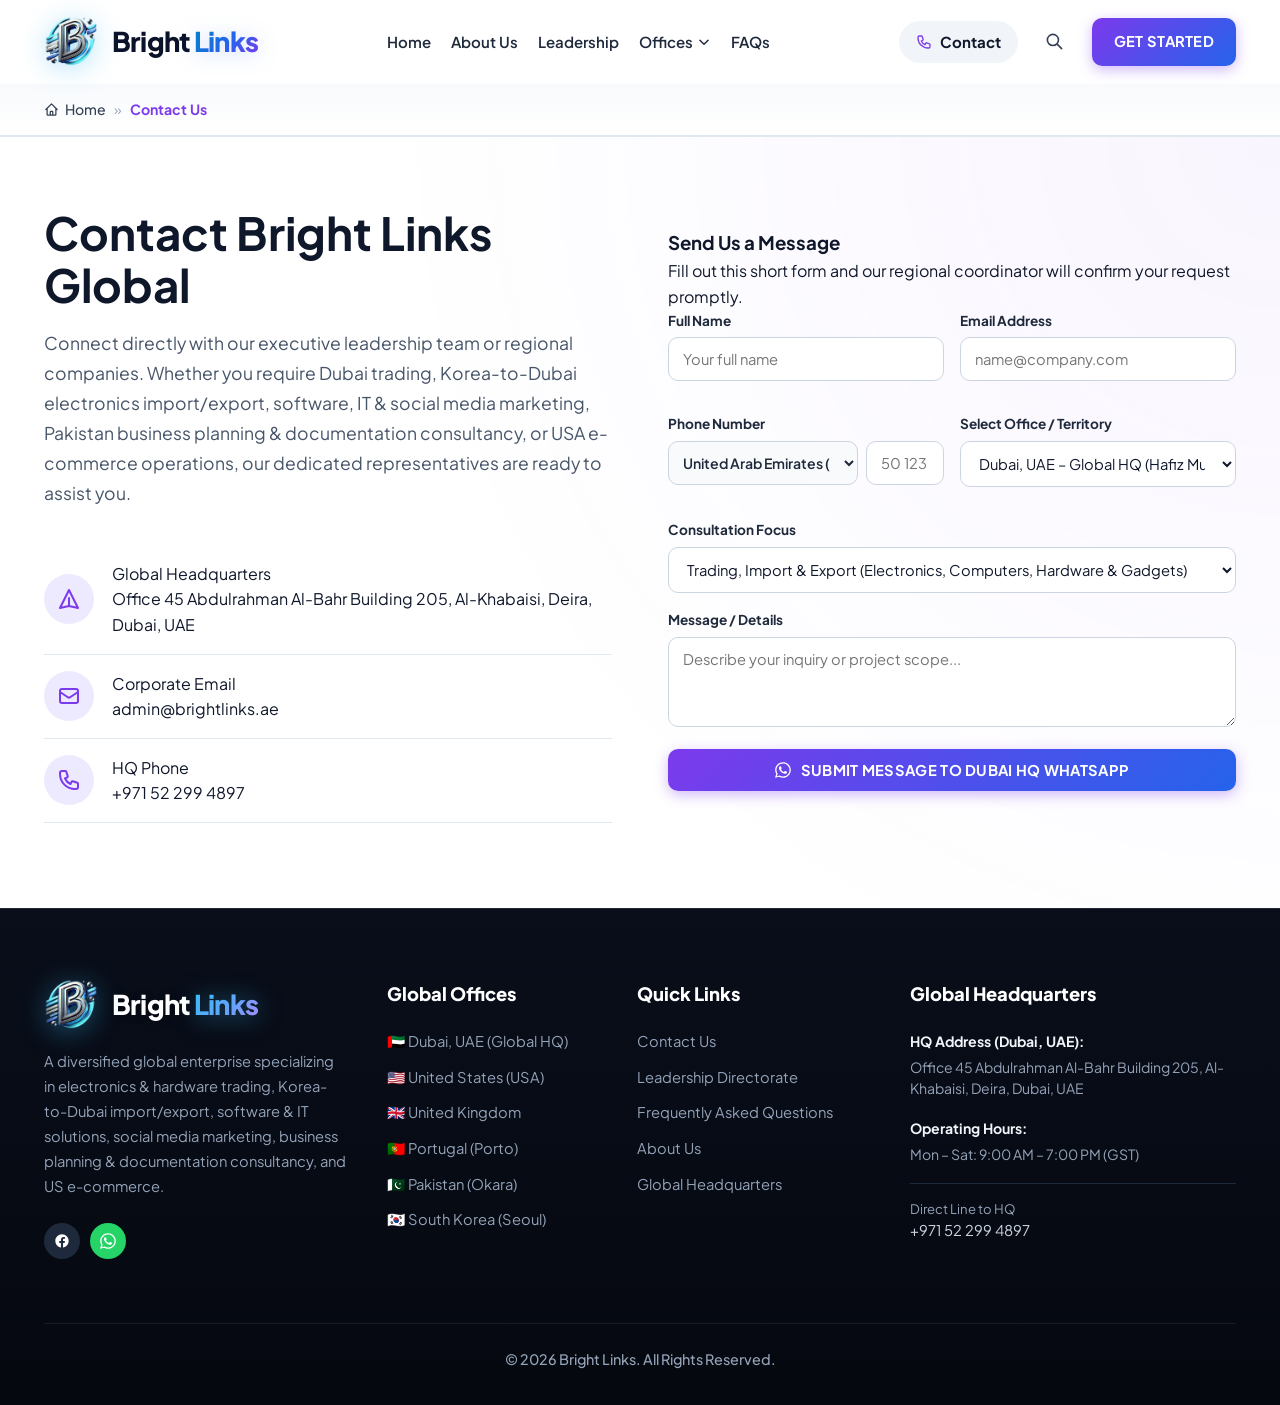
<file: appointment.html>
<!DOCTYPE html>
<html lang="en">
<head>
  <meta charset="UTF-8"/>
  <meta name="viewport" content="width=device-width, initial-scale=1.0"/>
  <title>Contact Us | Bright Links</title>
  <meta name="description" content="Contact Bright Links across Dubai HQ, USA, United Kingdom, Portugal, Pakistan, or South Korea."/>
  
  <link rel="icon" type="image/png" href="assets/images/logo-3d.png"/>
  <link rel="preconnect" href="https://fonts.googleapis.com">
  <link rel="preconnect" href="https://fonts.gstatic.com" crossorigin>
  <link href="https://fonts.googleapis.com/css2?family=Plus+Jakarta+Sans:wght@400;500;600;700;800&display=swap" rel="stylesheet">
  <link rel="stylesheet" href="assets/css/style.css"/>
</head>
<body>

  
  <!-- STICKY CORPORATE NAVBAR -->
  <header class="main-header">
    <div class="container navbar-container">
      <!-- Brand Logo -->
      <a href="index.html" class="brand-logo" title="Bright Links">
        <img src="assets/images/logo-icon.png?v=5" alt="Bright Links 3D Emblem" class="brand-logo-img"/>
        <span class="brand-name">
          <span class="brand-word-bright">Bright</span>
          <span class="brand-word-links">Links</span>
        </span>
      </a>

      <!-- Desktop Navigation Menu (NO "APPOINTMENT", JUST HOME, ABOUT US, LEADERSHIP, OFFICES, FAQS) -->
      <nav class="desktop-nav">
        <a href="index.html" class="nav-link ">Home</a>
        <a href="index.html#about" class="nav-link">About Us</a>
        <a href="index.html#leadership" class="nav-link">Leadership</a>
        
        <!-- Offices Dropdown -->
        <div class="nav-dropdown">
          <div class="nav-link dropdown-trigger ">
            <span>Offices</span>
            <svg fill="none" stroke="currentColor" stroke-width="2.5" viewBox="0 0 24 24">
              <path stroke-linecap="round" stroke-linejoin="round" d="M19 9l-7 7-7-7"/>
            </svg>
          </div>
          <div class="dropdown-panel">
            <div class="dropdown-header-title">Global Entities &amp; Hubs</div>
            
            <a href="dubai.html" class="dropdown-item ">
              <div class="dropdown-item-meta">
                <span class="flag-emoji">🇦🇪</span>
                <span>Dubai, UAE</span>
              </div>
              <span class="dropdown-branch-tag">Trading &amp; HQ</span>
            </a>
            <a href="usa.html" class="dropdown-item ">
              <div class="dropdown-item-meta">
                <span class="flag-emoji">🇺🇸</span>
                <span>United States (USA)</span>
              </div>
              <span class="dropdown-branch-tag">E-Commerce</span>
            </a>
            <a href="united-kingdom.html" class="dropdown-item ">
              <div class="dropdown-item-meta">
                <span class="flag-emoji">🇬🇧</span>
                <span>United Kingdom</span>
              </div>
              <span class="dropdown-branch-tag">Software &amp; IT</span>
            </a>
            <a href="portugal.html" class="dropdown-item ">
              <div class="dropdown-item-meta">
                <span class="flag-emoji">🇵🇹</span>
                <span>Portugal</span>
              </div>
              <span class="dropdown-branch-tag">Software &amp; IT</span>
            </a>
            <a href="pakistan.html" class="dropdown-item ">
              <div class="dropdown-item-meta">
                <span class="flag-emoji">🇵🇰</span>
                <span>Pakistan</span>
              </div>
              <span class="dropdown-branch-tag">Consultancy</span>
            </a>
            <a href="korea.html" class="dropdown-item ">
              <div class="dropdown-item-meta">
                <span class="flag-emoji">🇰🇷</span>
                <span>South Korea</span>
              </div>
              <span class="dropdown-branch-tag">Korea–Dubai</span>
            </a>
          </div>
        </div>

        <a href="index.html#faqs" class="nav-link">FAQs</a>
      </nav>

      <!-- Right Header Actions - CONTACT BUTTON ONLY (LEADS DIRECTLY TO CONTACT SECTION) -->
      <div class="header-actions">
        <a href="contact.html" class="header-contact-btn active" title="Contact Our Offices">
          <svg fill="none" stroke="currentColor" stroke-width="2" viewBox="0 0 24 24">
            <path stroke-linecap="round" stroke-linejoin="round" d="M3 5a2 2 0 012-2h3.28a1 1 0 01.948.684l1.498 4.493a1 1 0 01-.502 1.21l-2.257 1.13a11.042 11.042 0 005.516 5.516l1.13-2.257a1 1 0 011.21-.502l4.493 1.498a1 1 0 01.684.949V19a2 2 0 01-2 2h-1C9.716 21 3 14.284 3 6V5z"/>
          </svg>
          <span>Contact</span>
        </a>

        <button class="header-tool-btn search-trigger-btn" title="Search site" aria-label="Search">
          <svg fill="none" stroke="currentColor" stroke-width="2" viewBox="0 0 24 24">
            <path stroke-linecap="round" stroke-linejoin="round" d="M21 21l-6-6m2-5a7 7 0 11-14 0 7 7 0 0114 0z"/>
          </svg>
        </button>

        <a href="contact.html" class="btn-cta">
          <span>GET STARTED</span>
        </a>

        <button class="mobile-nav-toggle" aria-label="Open mobile menu">
          <svg fill="none" stroke="currentColor" stroke-width="2" viewBox="0 0 24 24">
            <path stroke-linecap="round" stroke-linejoin="round" d="M4 6h16M4 12h16M4 18h16"/>
          </svg>
        </button>
      </div>
    </div>
  </header>


  <div class="breadcrumb-bar">
    <div class="container breadcrumb-trail">
      <a href="index.html">
        <svg width="15" height="15" fill="none" stroke="currentColor" stroke-width="2" viewBox="0 0 24 24"><path stroke-linecap="round" stroke-linejoin="round" d="M3 12l2-2m0 0l7-7 7 7M5 10v10a1 1 0 001 1h3m10-11l2 2m-2-2v10a1 1 0 01-1 1h-3m-6 0a1 1 0 001-1v-4a1 1 0 011-1h2a1 1 0 011 1v4a1 1 0 001 1m-6 0h6"/></svg>
        <span>Home</span>
      </a>
      <span class="breadcrumb-sep">&raquo;</span>
      <span class="breadcrumb-active">Contact Us</span>
    </div>
  </div>

  <section class="connect-block" style="padding-top:60px;">
    <div class="container connect-grid-split">
      <div class="connect-lead-side">
        <h2 style="font-weight:700;">Contact Bright Links Global</h2>
        <p>
          Connect directly with our executive leadership team or regional companies. Whether you require Dubai trading, Korea-to-Dubai electronics import/export, software, IT &amp; social media marketing, Pakistan business planning &amp; documentation consultancy, or USA e-commerce operations, our dedicated representatives are ready to assist you.
        </p>

        <div class="contact-row-entry">
          <div class="contact-entry-circle">
            <svg fill="none" stroke="currentColor" stroke-width="2" viewBox="0 0 24 24">
              <path stroke-linecap="round" stroke-linejoin="round" d="M12 19l9 2-9-18-9 18 9-2zm0 0v-8"/>
            </svg>
          </div>
          <div>
            <div class="contact-entry-label">Global Headquarters</div>
            <div class="contact-entry-val">Office 45 Abdulrahman Al-Bahr Building 205, Al-Khabaisi, Deira, Dubai, UAE</div>
          </div>
        </div>

        <div class="contact-row-entry">
          <div class="contact-entry-circle">
            <svg fill="none" stroke="currentColor" stroke-width="2" viewBox="0 0 24 24">
              <path stroke-linecap="round" stroke-linejoin="round" d="M3 8l7.89 5.26a2 2 0 002.22 0L21 8M5 19h14a2 2 0 002-2V7a2 2 0 00-2-2H5a2 2 0 00-2 2v10a2 2 0 002 2z"/>
            </svg>
          </div>
          <div>
            <div class="contact-entry-label">Corporate Email</div>
            <div class="contact-entry-val"><a href="mailto:admin@brightlinks.ae">admin@brightlinks.ae</a></div>
          </div>
        </div>

        <div class="contact-row-entry">
          <div class="contact-entry-circle">
            <svg fill="none" stroke="currentColor" stroke-width="2" viewBox="0 0 24 24">
              <path stroke-linecap="round" stroke-linejoin="round" d="M3 5a2 2 0 012-2h3.28a1 1 0 01.948.684l1.498 4.493a1 1 0 01-.502 1.21l-2.257 1.13a11.042 11.042 0 005.516 5.516l1.13-2.257a1 1 0 011.21-.502l4.493 1.498a1 1 0 01.684.949V19a2 2 0 01-2 2h-1C9.716 21 3 14.284 3 6V5z"/>
            </svg>
          </div>
          <div>
            <div class="contact-entry-label">HQ Phone</div>
            <div class="contact-entry-val"><a href="tel:+971522994897">+971 52 299 4897</a></div>
          </div>
        </div>
      </div>

      <div class="appointment-form-box">
        <h3 style="font-weight:700;">Send Us a Message</h3>
        <p class="sub-note">Fill out this short form and our regional coordinator will confirm your request promptly.</p>

        <form class="js-appointment-form">
          <div class="form-two-fields">
            <div class="form-field-unit">
              <label class="field-label">Full Name</label>
              <input type="text" name="name" class="field-control" placeholder="Your full name" required/>
            </div>
            <div class="form-field-unit">
              <label class="field-label">Email Address</label>
              <input type="email" name="email" class="field-control" placeholder="name@company.com" required/>
            </div>
          </div>

          <div class="form-two-fields">
            <div class="form-field-unit">
              <label class="field-label">Phone Number</label>
              <div class="phone-input-group">
                <select name="country_code" class="country-code-select" aria-label="Select Country Code">
                  <option value="+971" selected>United Arab Emirates (+971)</option>
                  <option value="+92">Pakistan (+92)</option>
                  <option value="+44">United Kingdom (+44)</option>
                  <option value="+34">Spain (+34)</option>
                  <option value="+351">Portugal (+351)</option>
                  <option value="+82">South Korea (+82)</option>
                  <option value="+93">Afghanistan (+93)</option>
                  <option value="+355">Albania (+355)</option>
                  <option value="+213">Algeria (+213)</option>
                  <option value="+54">Argentina (+54)</option>
                  <option value="+61">Australia (+61)</option>
                  <option value="+43">Austria (+43)</option>
                  <option value="+973">Bahrain (+973)</option>
                  <option value="+880">Bangladesh (+880)</option>
                  <option value="+32">Belgium (+32)</option>
                  <option value="+55">Brazil (+55)</option>
                  <option value="+1">Canada (+1)</option>
                  <option value="+86">China (+86)</option>
                  <option value="+45">Denmark (+45)</option>
                  <option value="+20">Egypt (+20)</option>
                  <option value="+33">France (+33)</option>
                  <option value="+49">Germany (+49)</option>
                  <option value="+30">Greece (+30)</option>
                  <option value="+852">Hong Kong (+852)</option>
                  <option value="+91">India (+91)</option>
                  <option value="+62">Indonesia (+62)</option>
                  <option value="+353">Ireland (+353)</option>
                  <option value="+39">Italy (+39)</option>
                  <option value="+81">Japan (+81)</option>
                  <option value="+962">Jordan (+962)</option>
                  <option value="+965">Kuwait (+965)</option>
                  <option value="+60">Malaysia (+60)</option>
                  <option value="+52">Mexico (+52)</option>
                  <option value="+31">Netherlands (+31)</option>
                  <option value="+64">New Zealand (+64)</option>
                  <option value="+234">Nigeria (+234)</option>
                  <option value="+47">Norway (+47)</option>
                  <option value="+968">Oman (+968)</option>
                  <option value="+63">Philippines (+63)</option>
                  <option value="+48">Poland (+48)</option>
                  <option value="+974">Qatar (+974)</option>
                  <option value="+7">Russia (+7)</option>
                  <option value="+966">Saudi Arabia (+966)</option>
                  <option value="+65">Singapore (+65)</option>
                  <option value="+27">South Africa (+27)</option>
                  <option value="+94">Sri Lanka (+94)</option>
                  <option value="+46">Sweden (+46)</option>
                  <option value="+41">Switzerland (+41)</option>
                  <option value="+66">Thailand (+66)</option>
                  <option value="+90">Turkey (+90)</option>
                  <option value="+1">United States (+1)</option>
                  <option value="+84">Vietnam (+84)</option>
                  <option value="other">Other (Write Full Number with Code)</option>
                </select>
                <input type="tel" name="phone" class="field-control" placeholder="50 123 4567" required/>
              </div>
            </div>
            <div class="form-field-unit">
              <label class="field-label">Select Office / Territory</label>
              <select name="branch" class="field-control">
                <option value="Dubai Headquarters">Dubai, UAE – Global HQ (Hafiz Muhammad Fiaz)</option>
                <option value="USA Company">USA – E-Commerce Hub (Zahid Rafique)</option>
                <option value="United Kingdom Branch">United Kingdom – Executive Hub (Zahid Rafique)</option>
                <option value="Portugal Branch">Portugal – EU Operations (Shahid Rafique)</option>
                <option value="Pakistan Branch">Pakistan – Regional Hub (Muhammad Mateen Zahid)</option>
                <option value="South Korea Operations">South Korea – Korea to Dubai Electronics Hub</option>
              </select>
            </div>
          </div>

          <div class="form-field-unit">
            <label class="field-label">Consultation Focus</label>
            <select name="service" class="field-control">
              <option value="Trading, Import & Export (Electronics, Computers, Hardware & Gadgets)">Trading, Import &amp; Export (Electronics, Computers, Hardware &amp; Gadgets)</option>
              <option value="Korea to Dubai Electronics Import / Export">Korea to Dubai Electronics Import / Export</option>
              <option value="Software, IT, Social Media Marketing & Service Providing">Software, IT, Social Media Marketing &amp; Service Providing</option>
              <option value="Documentation, Business Planning & Business Consultancy">Documentation, Business Planning &amp; Business Consultancy</option>
              <option value="USA E-Commerce Operations">USA E-Commerce Operations</option>
            </select>
          </div>

          <div class="form-field-unit">
            <label class="field-label">Message / Details</label>
            <textarea name="message" class="field-control" placeholder="Describe your inquiry or project scope..."></textarea>
          </div>

          <button type="submit" class="btn-cta" style="width:100%; display:inline-flex; align-items:center; justify-content:center; gap:10px;">
            <svg class="wa-icon" viewBox="0 0 24 24" width="22" height="22" fill="currentColor"><path d="M17.472 14.382c-.301-.15-1.78-.878-2.056-.979-.275-.1-.475-.15-.675.15-.2.3-.775.979-.95 1.18-.175.2-.35.225-.65.075-.3-.15-1.267-.467-2.413-1.489-.892-.796-1.494-1.78-1.669-2.08-.175-.3-.019-.462.131-.611.135-.134.3-.35.45-.525.15-.175.2-.3.3-.5.1-.2.05-.375-.025-.525-.075-.15-.675-1.628-.925-2.228-.243-.585-.49-.506-.675-.515-.175-.008-.375-.01-.575-.01s-.525.075-.8.375c-.275.3-1.05 1.027-1.05 2.504s1.075 2.905 1.225 3.105c.15.2 2.115 3.23 5.124 4.53.716.31 1.275.495 1.71.634.72.23 1.375.197 1.894.12.578-.087 1.78-.727 2.03-1.429.25-.702.25-1.303.175-1.429-.075-.126-.275-.201-.575-.351zM12.004 21.75c-1.75 0-3.467-.46-4.975-1.33l-.356-.206-3.7 1.002.988-3.606-.232-.375a9.71 9.71 0 0 1-1.483-5.235c0-5.385 4.38-9.75 9.758-9.75 2.607 0 5.06 1.016 6.904 2.863a9.697 9.697 0 0 1 2.85 6.892c-.004 5.385-4.385 9.745-9.754 9.745zm8.337-18.08C18.12 1.455 15.176.25 12.004.25c-6.49 0-11.75 5.26-11.75 11.75 0 2.073.542 4.098 1.571 5.882L0 23.75l6.02-1.579a11.706 11.706 0 0 0 5.984 1.579c6.49 0 11.75-5.26 11.75-11.75 0-3.14-1.222-6.09-3.413-8.33z"/></svg>
            <span>SUBMIT MESSAGE TO DUBAI HQ WHATSAPP</span>
          </button>
        </form>
      </div>
    </div>
  </section>

  
  <!-- CORPORATE FOOTER -->
  <footer class="corporate-footer">
    <div class="container">
      <div class="footer-quad-grid">
        <!-- Col 1: Brand Info -->
        <div>
          <div class="footer-brand-title">
            <img src="assets/images/logo-icon.png?v=5" alt="Bright Links 3D Emblem" class="brand-logo-img"/>
            <span class="brand-name">
              <span class="brand-word-bright">Bright</span>
              <span class="brand-word-links">Links</span>
            </span>
          </div>
          <p class="footer-desc-text">
            A diversified global enterprise specializing in electronics &amp; hardware trading, Korea-to-Dubai import/export, software &amp; IT solutions, social media marketing, business planning &amp; documentation consultancy, and US e-commerce.
          </p>
          <div style="display:flex; align-items:center; gap:10px; margin-bottom:14px;">
            <a href="https://facebook.com" target="_blank" rel="noopener" class="footer-social-btn" title="Facebook">
              <svg fill="currentColor" viewBox="0 0 24 24">
                <path d="M22 12c0-5.523-4.477-10-10-10S2 6.477 2 12c0 4.991 3.657 9.128 8.438 9.878v-6.987h-2.54V12h2.54V9.797c0-2.506 1.492-3.89 3.777-3.89 1.094 0 2.238.195 2.238.195v2.46h-1.26c-1.243 0-1.63.771-1.63 1.562V12h2.773l-.443 2.89h-2.33v6.988C18.343 21.128 22 16.991 22 12z"/>
              </svg>
            </a>
            <a href="https://wa.me/971522994897" target="_blank" rel="noopener" class="footer-social-btn" style="background:#25D366;" title="WhatsApp HQ">
              <svg class="wa-icon" viewBox="0 0 24 24" width="22" height="22" fill="currentColor"><path d="M17.472 14.382c-.301-.15-1.78-.878-2.056-.979-.275-.1-.475-.15-.675.15-.2.3-.775.979-.95 1.18-.175.2-.35.225-.65.075-.3-.15-1.267-.467-2.413-1.489-.892-.796-1.494-1.78-1.669-2.08-.175-.3-.019-.462.131-.611.135-.134.3-.35.45-.525.15-.175.2-.3.3-.5.1-.2.05-.375-.025-.525-.075-.15-.675-1.628-.925-2.228-.243-.585-.49-.506-.675-.515-.175-.008-.375-.01-.575-.01s-.525.075-.8.375c-.275.3-1.05 1.027-1.05 2.504s1.075 2.905 1.225 3.105c.15.2 2.115 3.23 5.124 4.53.716.31 1.275.495 1.71.634.72.23 1.375.197 1.894.12.578-.087 1.78-.727 2.03-1.429.25-.702.25-1.303.175-1.429-.075-.126-.275-.201-.575-.351zM12.004 21.75c-1.75 0-3.467-.46-4.975-1.33l-.356-.206-3.7 1.002.988-3.606-.232-.375a9.71 9.71 0 0 1-1.483-5.235c0-5.385 4.38-9.75 9.758-9.75 2.607 0 5.06 1.016 6.904 2.863a9.697 9.697 0 0 1 2.85 6.892c-.004 5.385-4.385 9.745-9.754 9.745zm8.337-18.08C18.12 1.455 15.176.25 12.004.25c-6.49 0-11.75 5.26-11.75 11.75 0 2.073.542 4.098 1.571 5.882L0 23.75l6.02-1.579a11.706 11.706 0 0 0 5.984 1.579c6.49 0 11.75-5.26 11.75-11.75 0-3.14-1.222-6.09-3.413-8.33z"/></svg>
            </a>
          </div>
        </div>

        <!-- Col 2: Global Offices (SEPARATE PAGES ONLY) -->
        <div>
          <h4 class="footer-col-header">Global Offices</h4>
          <ul class="footer-nav-list">
            <li><a href="dubai.html">🇦🇪 Dubai, UAE (Global HQ)</a></li>
            <li><a href="usa.html">🇺🇸 United States (USA)</a></li>
            <li><a href="united-kingdom.html">🇬🇧 United Kingdom</a></li>
            <li><a href="portugal.html">🇵🇹 Portugal (Porto)</a></li>
            <li><a href="pakistan.html">🇵🇰 Pakistan (Okara)</a></li>
            <li><a href="korea.html">🇰🇷 South Korea (Seoul)</a></li>
          </ul>
        </div>

        <!-- Col 3: Quick Links -->
        <div>
          <h4 class="footer-col-header">Quick Links</h4>
          <ul class="footer-nav-list">
            <li><a href="contact.html">Contact Us</a></li>
            <li><a href="index.html#leadership">Leadership Directorate</a></li>
            <li><a href="index.html#faqs">Frequently Asked Questions</a></li>
            <li><a href="index.html#about">About Us</a></li>
            <li><a href="dubai.html">Global Headquarters</a></li>
          </ul>
        </div>

        <!-- Col 4: Contact Information -->
        <div>
          <h4 class="footer-col-header">Global Headquarters</h4>
          <div class="footer-loc-item">
            <div class="footer-loc-label">HQ Address (Dubai, UAE):</div>
            <div class="footer-loc-address">Office 45 Abdulrahman Al-Bahr Building 205, Al-Khabaisi, Deira, Dubai, UAE</div>
          </div>
          <div class="footer-loc-item">
            <div class="footer-loc-label">Operating Hours:</div>
            <div class="footer-loc-address">Mon – Sat: 9:00 AM – 7:00 PM (GST)</div>
          </div>
          <div class="footer-phone-prominent">
            <div class="phone-intro">Direct Line to HQ</div>
            <a href="tel:+971522994897" class="phone-num-big">+971 52 299 4897</a>
          </div>
        </div>
      </div>

      <div class="footer-bottom-row">
        <div class="footer-copyright">&copy; 2026 Bright Links. All Rights Reserved.</div>
      </div>
    </div>
  </footer>

  <!-- MOBILE NAV DRAWER -->
  <div class="mobile-nav-drawer">
    <div class="mobile-drawer-body mobile-drawer-inner">
      <div class="mobile-drawer-top">
        <div style="display:flex; align-items:center; gap:10px;">
          <img src="assets/images/logo-icon.png?v=5" alt="Bright Links" style="height:36px; width:auto; filter:drop-shadow(0 2px 8px rgba(14,165,233,0.3));"/>
          <span style="font-family:'Plus Jakarta Sans',sans-serif; font-size:1.3rem; font-weight:800; letter-spacing:-0.03em;">
            <span style="color:#0b132b;">Bright</span> <span style="background:linear-gradient(135deg, #0284c7, #2563eb); -webkit-background-clip:text; -webkit-text-fill-color:transparent;">Links</span>
          </span>
        </div>
        <button class="close-drawer-btn" aria-label="Close Navigation">&times;</button>
      </div>

      <div class="mobile-link-list">
        <a href="index.html" class="mob-link">Home</a>
        <a href="index.html#about" class="mob-link">About Us</a>
        <a href="index.html#leadership" class="mob-link">Leadership</a>
        <a href="index.html#faqs" class="mob-link">FAQs</a>
        
        <div class="mob-offices-block">
          <div class="mob-offices-title">Global Offices</div>
          <div class="mob-sub-countries">
            <a href="dubai.html" class="mob-country-link">
              <span class="mob-flag">🇦🇪</span>
              <span>Dubai, UAE (Global HQ)</span>
            </a>
            <a href="usa.html" class="mob-country-link">
              <span class="mob-flag">🇺🇸</span>
              <span>United States (USA)</span>
            </a>
            <a href="united-kingdom.html" class="mob-country-link">
              <span class="mob-flag">🇬🇧</span>
              <span>United Kingdom</span>
            </a>
            <a href="portugal.html" class="mob-country-link">
              <span class="mob-flag">🇵🇹</span>
              <span>Portugal (Porto)</span>
            </a>
            <a href="pakistan.html" class="mob-country-link">
              <span class="mob-flag">🇵🇰</span>
              <span>Pakistan (Okara)</span>
            </a>
            <a href="korea.html" class="mob-country-link">
              <span class="mob-flag">🇰🇷</span>
              <span>South Korea (Seoul)</span>
            </a>
          </div>
        </div>
      </div>
      
      <div class="mob-drawer-footer">
        <a href="contact.html" class="mob-btn-primary">Contact Us</a>
        <a href="https://wa.me/971522994897" target="_blank" rel="noopener" class="mob-btn-whatsapp">
          <svg class="wa-icon" viewBox="0 0 24 24" width="18" height="18" fill="currentColor"><path d="M17.472 14.382c-.301-.15-1.78-.878-2.056-.979-.275-.1-.475-.15-.675.15-.2.3-.775.979-.95 1.18-.175.2-.35.225-.65.075-.3-.15-1.267-.467-2.413-1.489-.892-.796-1.494-1.78-1.669-2.08-.175-.3-.019-.462.131-.611.135-.134.3-.35.45-.525.15-.175.2-.3.3-.5.1-.2.05-.375-.025-.525-.075-.15-.675-1.628-.925-2.228-.243-.585-.49-.506-.675-.515-.175-.008-.375-.01-.575-.01s-.525.075-.8.375c-.275.3-1.05 1.027-1.05 2.504s1.075 2.905 1.225 3.105c.15.2 2.115 3.23 5.124 4.53.716.31 1.275.495 1.71.634.72.23 1.375.197 1.894.12.578-.087 1.78-.727 2.03-1.429.25-.702.25-1.303.175-1.429-.075-.126-.275-.201-.575-.351zM12.004 21.75c-1.75 0-3.467-.46-4.975-1.33l-.356-.206-3.7 1.002.988-3.606-.232-.375a9.71 9.71 0 0 1-1.483-5.235c0-5.385 4.38-9.75 9.758-9.75 2.607 0 5.06 1.016 6.904 2.863a9.697 9.697 0 0 1 2.85 6.892c-.004 5.385-4.385 9.745-9.754 9.745zm8.337-18.08C18.12 1.455 15.176.25 12.004.25c-6.49 0-11.75 5.26-11.75 11.75 0 2.073.542 4.098 1.571 5.882L0 23.75l6.02-1.579a11.706 11.706 0 0 0 5.984 1.579c6.49 0 11.75-5.26 11.75-11.75 0-3.14-1.222-6.09-3.413-8.33z"/></svg>
          <span>WhatsApp Dubai HQ</span>
        </a>
        <div class="mob-contact-subtext">Office 45, Al-Khabaisi, Deira, Dubai</div>
      </div>
    </div>
  </div>

  <!-- SEARCH MODAL -->
  <div class="search-modal-backdrop">
    <div class="search-modal-card">
      <div style="display:flex; justify-content:space-between; align-items:center; margin-bottom:16px;">
        <h3 style="font-size:1.2rem; font-weight:700; color:#0f172a;">Search Bright Links Global</h3>
        <button class="close-search-modal" style="background:none; border:none; font-size:1.4rem; cursor:pointer;">&times;</button>
      </div>
      <input type="text" class="search-input-field" placeholder="Search offices, countries, managers, IT services..."/>
      <ul class="search-results-box"></ul>
    </div>
  </div>

  <script src="assets/js/main.js"></script>
</body>
</html>
</file>
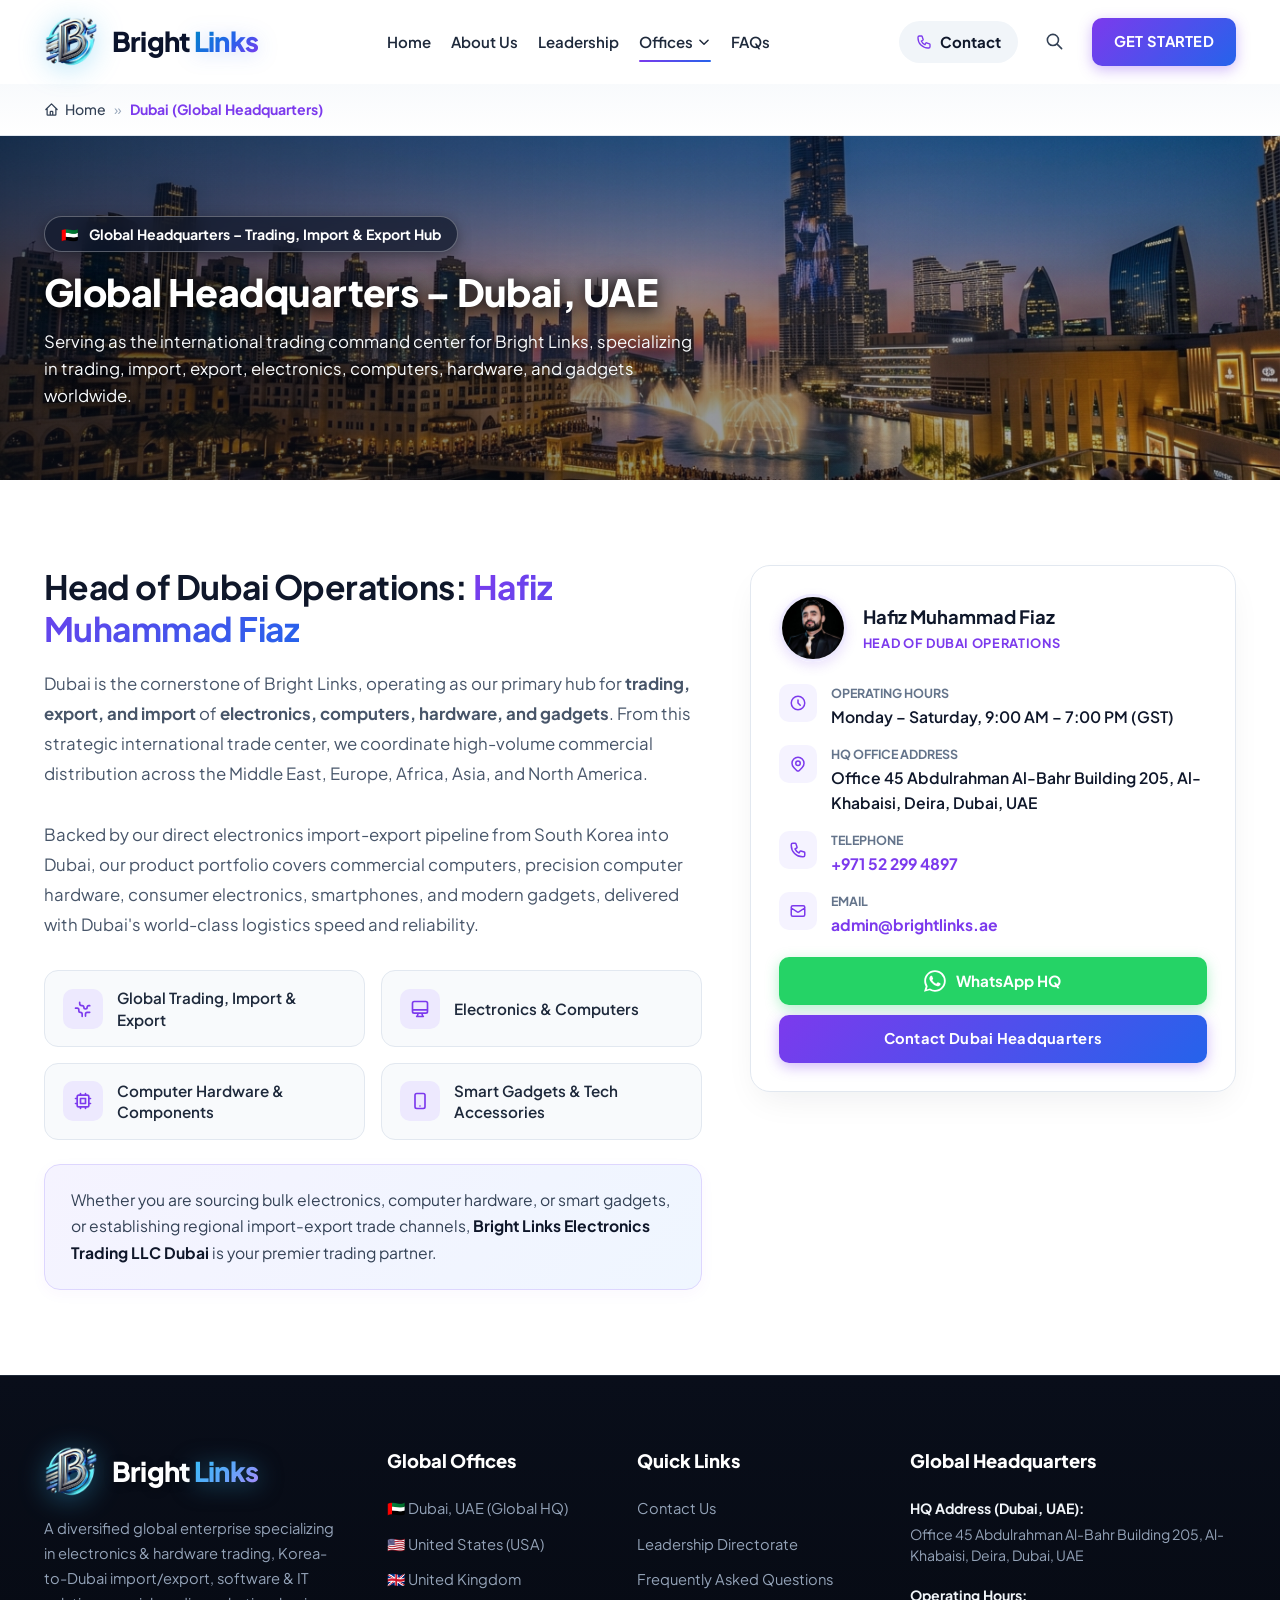
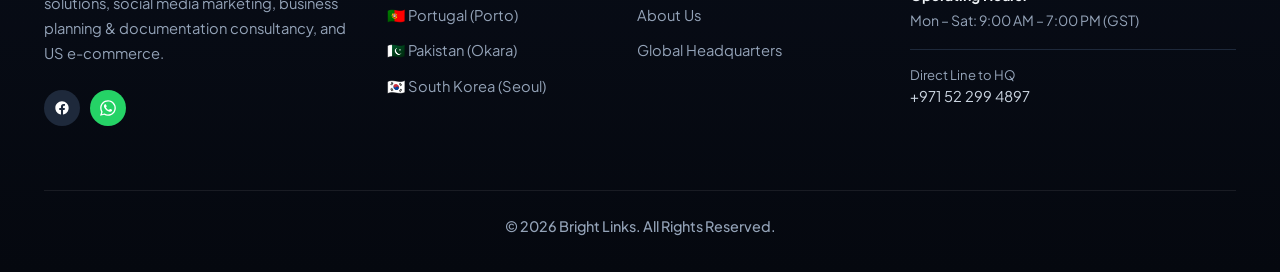
<file: dubai.html>
<!DOCTYPE html>
<html lang="en">
<head>
  <meta charset="UTF-8"/>
  <meta name="viewport" content="width=device-width, initial-scale=1.0"/>
  <title>Global Headquarters – Dubai, UAE | Bright Links Electronics Trading LLC</title>
  <meta name="description" content="Global Headquarters in Dubai, UAE – Office 45 Abdulrahman Al-Bahr Building 205, Al-Khabaisi, Deira, Dubai. Head of Dubai Operations: Hafiz Muhammad Fiaz."/>
  
  <link rel="icon" type="image/png" href="assets/images/logo-3d.png"/>
  <link rel="preconnect" href="https://fonts.googleapis.com">
  <link rel="preconnect" href="https://fonts.gstatic.com" crossorigin>
  <link href="https://fonts.googleapis.com/css2?family=Plus+Jakarta+Sans:wght@400;500;600;700;800&display=swap" rel="stylesheet">
  <link rel="stylesheet" href="assets/css/style.css"/>
</head>
<body>

  
  <!-- STICKY CORPORATE NAVBAR -->
  <header class="main-header">
    <div class="container navbar-container">
      <!-- Brand Logo -->
      <a href="index.html" class="brand-logo" title="Bright Links">
        <img src="assets/images/logo-icon.png?v=5" alt="Bright Links 3D Emblem" class="brand-logo-img"/>
        <span class="brand-name">
          <span class="brand-word-bright">Bright</span>
          <span class="brand-word-links">Links</span>
        </span>
      </a>

      <!-- Desktop Navigation Menu (NO "APPOINTMENT", JUST HOME, ABOUT US, LEADERSHIP, OFFICES, FAQS) -->
      <nav class="desktop-nav">
        <a href="index.html" class="nav-link ">Home</a>
        <a href="index.html#about" class="nav-link">About Us</a>
        <a href="index.html#leadership" class="nav-link">Leadership</a>
        
        <!-- Offices Dropdown -->
        <div class="nav-dropdown">
          <div class="nav-link dropdown-trigger active">
            <span>Offices</span>
            <svg fill="none" stroke="currentColor" stroke-width="2.5" viewBox="0 0 24 24">
              <path stroke-linecap="round" stroke-linejoin="round" d="M19 9l-7 7-7-7"/>
            </svg>
          </div>
          <div class="dropdown-panel">
            <div class="dropdown-header-title">Global Entities &amp; Hubs</div>
            
            <a href="dubai.html" class="dropdown-item active">
              <div class="dropdown-item-meta">
                <span class="flag-emoji">🇦🇪</span>
                <span>Dubai, UAE</span>
              </div>
              <span class="dropdown-branch-tag">Trading &amp; HQ</span>
            </a>
            <a href="usa.html" class="dropdown-item ">
              <div class="dropdown-item-meta">
                <span class="flag-emoji">🇺🇸</span>
                <span>United States (USA)</span>
              </div>
              <span class="dropdown-branch-tag">E-Commerce</span>
            </a>
            <a href="united-kingdom.html" class="dropdown-item ">
              <div class="dropdown-item-meta">
                <span class="flag-emoji">🇬🇧</span>
                <span>United Kingdom</span>
              </div>
              <span class="dropdown-branch-tag">Software &amp; IT</span>
            </a>
            <a href="portugal.html" class="dropdown-item ">
              <div class="dropdown-item-meta">
                <span class="flag-emoji">🇵🇹</span>
                <span>Portugal</span>
              </div>
              <span class="dropdown-branch-tag">Software &amp; IT</span>
            </a>
            <a href="pakistan.html" class="dropdown-item ">
              <div class="dropdown-item-meta">
                <span class="flag-emoji">🇵🇰</span>
                <span>Pakistan</span>
              </div>
              <span class="dropdown-branch-tag">Consultancy</span>
            </a>
            <a href="korea.html" class="dropdown-item ">
              <div class="dropdown-item-meta">
                <span class="flag-emoji">🇰🇷</span>
                <span>South Korea</span>
              </div>
              <span class="dropdown-branch-tag">Korea–Dubai</span>
            </a>
          </div>
        </div>

        <a href="index.html#faqs" class="nav-link">FAQs</a>
      </nav>

      <!-- Right Header Actions - CONTACT BUTTON ONLY (LEADS DIRECTLY TO CONTACT SECTION) -->
      <div class="header-actions">
        <a href="contact.html" class="header-contact-btn " title="Contact Our Offices">
          <svg fill="none" stroke="currentColor" stroke-width="2" viewBox="0 0 24 24">
            <path stroke-linecap="round" stroke-linejoin="round" d="M3 5a2 2 0 012-2h3.28a1 1 0 01.948.684l1.498 4.493a1 1 0 01-.502 1.21l-2.257 1.13a11.042 11.042 0 005.516 5.516l1.13-2.257a1 1 0 011.21-.502l4.493 1.498a1 1 0 01.684.949V19a2 2 0 01-2 2h-1C9.716 21 3 14.284 3 6V5z"/>
          </svg>
          <span>Contact</span>
        </a>

        <button class="header-tool-btn search-trigger-btn" title="Search site" aria-label="Search">
          <svg fill="none" stroke="currentColor" stroke-width="2" viewBox="0 0 24 24">
            <path stroke-linecap="round" stroke-linejoin="round" d="M21 21l-6-6m2-5a7 7 0 11-14 0 7 7 0 0114 0z"/>
          </svg>
        </button>

        <a href="contact.html" class="btn-cta">
          <span>GET STARTED</span>
        </a>

        <button class="mobile-nav-toggle" aria-label="Open mobile menu">
          <svg fill="none" stroke="currentColor" stroke-width="2" viewBox="0 0 24 24">
            <path stroke-linecap="round" stroke-linejoin="round" d="M4 6h16M4 12h16M4 18h16"/>
          </svg>
        </button>
      </div>
    </div>
  </header>


  <div class="breadcrumb-bar">
    <div class="container breadcrumb-trail">
      <a href="index.html">
        <svg width="15" height="15" fill="none" stroke="currentColor" stroke-width="2" viewBox="0 0 24 24"><path stroke-linecap="round" stroke-linejoin="round" d="M3 12l2-2m0 0l7-7 7 7M5 10v10a1 1 0 001 1h3m10-11l2 2m-2-2v10a1 1 0 01-1 1h-3m-6 0a1 1 0 001-1v-4a1 1 0 011-1h2a1 1 0 011 1v4a1 1 0 001 1m-6 0h6"/></svg>
        <span>Home</span>
      </a>
      <span class="breadcrumb-sep">&raquo;</span>
      <span class="breadcrumb-active">Dubai (Global Headquarters)</span>
    </div>
  </div>

  <section class="country-banner-box dubai-bg">
    <div class="container">
      <div class="country-badge-tag-hero">
        <span>🇦🇪</span>
        <span>Global Headquarters – Trading, Import &amp; Export Hub</span>
      </div>
      <h1 class="country-hero-head">Global Headquarters – Dubai, UAE</h1>
      <p class="country-hero-desc">
        Serving as the international trading command center for Bright Links, specializing in trading, import, export, electronics, computers, hardware, and gadgets worldwide.
      </p>
    </div>
  </section>

  <section class="about-block">
    <div class="container branch-split-view">
      <div>
        <h2 class="office-main-heading">Head of Dubai Operations: <span class="gradient-text">Hafiz Muhammad Fiaz</span></h2>
        
        <p class="about-body-paragraph">
          Dubai is the cornerstone of Bright Links, operating as our primary hub for <strong>trading, export, and import</strong> of <strong>electronics, computers, hardware, and gadgets</strong>. From this strategic international trade center, we coordinate high-volume commercial distribution across the Middle East, Europe, Africa, Asia, and North America.
        </p>
        <p class="about-body-paragraph">
          Backed by our direct electronics import-export pipeline from South Korea into Dubai, our product portfolio covers commercial computers, precision computer hardware, consumer electronics, smartphones, and modern gadgets, delivered with Dubai's world-class logistics speed and reliability.
        </p>

        <!-- Modern Feature Grid -->
        <div class="office-feature-grid">
          <div class="office-feature-tile">
            <div class="office-feature-icon">
              <svg fill="none" stroke="currentColor" stroke-width="2" viewBox="0 0 24 24"><path stroke-linecap="round" stroke-linejoin="round" d="M3.055 11H5a2 2 0 012 2v1a2 2 0 002 2 2 2 0 012 2v2.945M8 3.935V5.5A2.5 2.5 0 0010.5 8h.5a2 2 0 012 2 2 2 0 104 0 2 2 0 012-2h1.064M15 20.488V18a2 2 0 012-2h3.064"/></svg>
            </div>
            <span class="office-feature-text">Global Trading, Import &amp; Export</span>
          </div>

          <div class="office-feature-tile">
            <div class="office-feature-icon">
              <svg fill="none" stroke="currentColor" stroke-width="2" viewBox="0 0 24 24"><path stroke-linecap="round" stroke-linejoin="round" d="M9.75 17L9 20l-1 1h8l-1-1-.75-3M3 13h18M5 17h14a2 2 0 002-2V5a2 2 0 00-2-2H5a2 2 0 00-2 2v10a2 2 0 002 2z"/></svg>
            </div>
            <span class="office-feature-text">Electronics &amp; Computers</span>
          </div>

          <div class="office-feature-tile">
            <div class="office-feature-icon">
              <svg fill="none" stroke="currentColor" stroke-width="2" viewBox="0 0 24 24"><path stroke-linecap="round" stroke-linejoin="round" d="M9 3v2m6-2v2M9 19v2m6-2v2M5 9H3m2 6H3m18-6h-2m2 6h-2M7 19h10a2 2 0 002-2V7a2 2 0 00-2-2H7a2 2 0 00-2 2v10a2 2 0 002 2zM9 9h6v6H9V9z"/></svg>
            </div>
            <span class="office-feature-text">Computer Hardware &amp; Components</span>
          </div>

          <div class="office-feature-tile">
            <div class="office-feature-icon">
              <svg fill="none" stroke="currentColor" stroke-width="2" viewBox="0 0 24 24"><path stroke-linecap="round" stroke-linejoin="round" d="M12 18h.01M8 21h8a2 2 0 002-2V5a2 2 0 00-2-2H8a2 2 0 00-2 2v14a2 2 0 002 2z"/></svg>
            </div>
            <span class="office-feature-text">Smart Gadgets &amp; Tech Accessories</span>
          </div>
        </div>

        <div class="location-snippet">
          Whether you are sourcing bulk electronics, computer hardware, or smart gadgets, or establishing regional import-export trade channels, <strong>Bright Links Electronics Trading LLC Dubai</strong> is your premier trading partner.
        </div>
      </div>

      <!-- Branch Sidebar Card -->
      <aside class="branch-sidebar-card">
        <div class="branch-manager-header">
          <img src="assets/images/hafiz-fiaz.jpg" alt="Hafiz Muhammad Fiaz" class="branch-manager-avatar"/>
          <div>
            <div class="branch-manager-name">Hafiz Muhammad Fiaz</div>
            <div class="branch-manager-role">Head of Dubai Operations</div>
          </div>
        </div>

        <div class="branch-row-info">
          <div class="branch-row-icon">
            <svg fill="none" stroke="currentColor" stroke-width="2" viewBox="0 0 24 24"><path stroke-linecap="round" stroke-linejoin="round" d="M12 8v4l3 3m6-3a9 9 0 11-18 0 9 9 0 0118 0z"/></svg>
          </div>
          <div class="branch-row-detail">
            <span class="branch-row-label">Operating Hours</span>
            <span class="branch-row-value">Monday – Saturday, 9:00 AM – 7:00 PM (GST)</span>
          </div>
        </div>

        <div class="branch-row-info">
          <div class="branch-row-icon">
            <svg fill="none" stroke="currentColor" stroke-width="2" viewBox="0 0 24 24"><path stroke-linecap="round" stroke-linejoin="round" d="M17.657 16.657L13.414 20.9a1.998 1.998 0 01-2.827 0l-4.244-4.243a8 8 0 1111.314 0z"/><path stroke-linecap="round" stroke-linejoin="round" d="M15 11a3 3 0 11-6 0 3 3 0 016 0z"/></svg>
          </div>
          <div class="branch-row-detail">
            <span class="branch-row-label">HQ Office Address</span>
            <span class="branch-row-value">Office 45 Abdulrahman Al-Bahr Building 205, Al-Khabaisi, Deira, Dubai, UAE</span>
          </div>
        </div>

        <div class="branch-row-info">
          <div class="branch-row-icon">
            <svg fill="none" stroke="currentColor" stroke-width="2" viewBox="0 0 24 24"><path stroke-linecap="round" stroke-linejoin="round" d="M3 5a2 2 0 012-2h3.28a1 1 0 01.948.684l1.498 4.493a1 1 0 01-.502 1.21l-2.257 1.13a11.042 11.042 0 005.516 5.516l1.13-2.257a1 1 0 011.21-.502l4.493 1.498a1 1 0 01.684.949V19a2 2 0 01-2 2h-1C9.716 21 3 14.284 3 6V5z"/></svg>
          </div>
          <div class="branch-row-detail">
            <span class="branch-row-label">Telephone</span>
            <span class="branch-row-value"><a href="tel:+971522994897" style="color:#7c3aed; font-weight:700;">+971 52 299 4897</a></span>
          </div>
        </div>

        <div class="branch-row-info">
          <div class="branch-row-icon">
            <svg fill="none" stroke="currentColor" stroke-width="2" viewBox="0 0 24 24"><path stroke-linecap="round" stroke-linejoin="round" d="M3 8l7.89 5.26a2 2 0 002.22 0L21 8M5 19h14a2 2 0 002-2V7a2 2 0 00-2-2H5a2 2 0 00-2 2v10a2 2 0 002 2z"/></svg>
          </div>
          <div class="branch-row-detail">
            <span class="branch-row-label">Email</span>
            <span class="branch-row-value"><a href="mailto:admin@brightlinks.ae" style="color:#7c3aed; font-weight:700;">admin@brightlinks.ae</a></span>
          </div>
        </div>

        <div style="margin-top:20px; display:flex; flex-direction:column; gap:10px;">
          <a href="https://wa.me/971522994897" target="_blank" rel="noopener" class="btn-whatsapp" style="width:100%; justify-content:center;">
            <svg class="wa-icon" viewBox="0 0 24 24" width="22" height="22" fill="currentColor"><path d="M17.472 14.382c-.301-.15-1.78-.878-2.056-.979-.275-.1-.475-.15-.675.15-.2.3-.775.979-.95 1.18-.175.2-.35.225-.65.075-.3-.15-1.267-.467-2.413-1.489-.892-.796-1.494-1.78-1.669-2.08-.175-.3-.019-.462.131-.611.135-.134.3-.35.45-.525.15-.175.2-.3.3-.5.1-.2.05-.375-.025-.525-.075-.15-.675-1.628-.925-2.228-.243-.585-.49-.506-.675-.515-.175-.008-.375-.01-.575-.01s-.525.075-.8.375c-.275.3-1.05 1.027-1.05 2.504s1.075 2.905 1.225 3.105c.15.2 2.115 3.23 5.124 4.53.716.31 1.275.495 1.71.634.72.23 1.375.197 1.894.12.578-.087 1.78-.727 2.03-1.429.25-.702.25-1.303.175-1.429-.075-.126-.275-.201-.575-.351zM12.004 21.75c-1.75 0-3.467-.46-4.975-1.33l-.356-.206-3.7 1.002.988-3.606-.232-.375a9.71 9.71 0 0 1-1.483-5.235c0-5.385 4.38-9.75 9.758-9.75 2.607 0 5.06 1.016 6.904 2.863a9.697 9.697 0 0 1 2.85 6.892c-.004 5.385-4.385 9.745-9.754 9.745zm8.337-18.08C18.12 1.455 15.176.25 12.004.25c-6.49 0-11.75 5.26-11.75 11.75 0 2.073.542 4.098 1.571 5.882L0 23.75l6.02-1.579a11.706 11.706 0 0 0 5.984 1.579c6.49 0 11.75-5.26 11.75-11.75 0-3.14-1.222-6.09-3.413-8.33z"/></svg>
            <span>WhatsApp HQ</span>
          </a>
          <a href="contact.html" class="btn-cta" style="width:100%; justify-content:center;">
            <span>Contact Dubai Headquarters</span>
          </a>
        </div>
      </aside>
    </div>
  </section>

  
  <!-- CORPORATE FOOTER -->
  <footer class="corporate-footer">
    <div class="container">
      <div class="footer-quad-grid">
        <!-- Col 1: Brand Info -->
        <div>
          <div class="footer-brand-title">
            <img src="assets/images/logo-icon.png?v=5" alt="Bright Links 3D Emblem" class="brand-logo-img"/>
            <span class="brand-name">
              <span class="brand-word-bright">Bright</span>
              <span class="brand-word-links">Links</span>
            </span>
          </div>
          <p class="footer-desc-text">
            A diversified global enterprise specializing in electronics &amp; hardware trading, Korea-to-Dubai import/export, software &amp; IT solutions, social media marketing, business planning &amp; documentation consultancy, and US e-commerce.
          </p>
          <div style="display:flex; align-items:center; gap:10px; margin-bottom:14px;">
            <a href="https://facebook.com" target="_blank" rel="noopener" class="footer-social-btn" title="Facebook">
              <svg fill="currentColor" viewBox="0 0 24 24">
                <path d="M22 12c0-5.523-4.477-10-10-10S2 6.477 2 12c0 4.991 3.657 9.128 8.438 9.878v-6.987h-2.54V12h2.54V9.797c0-2.506 1.492-3.89 3.777-3.89 1.094 0 2.238.195 2.238.195v2.46h-1.26c-1.243 0-1.63.771-1.63 1.562V12h2.773l-.443 2.89h-2.33v6.988C18.343 21.128 22 16.991 22 12z"/>
              </svg>
            </a>
            <a href="https://wa.me/971522994897" target="_blank" rel="noopener" class="footer-social-btn" style="background:#25D366;" title="WhatsApp HQ">
              <svg class="wa-icon" viewBox="0 0 24 24" width="22" height="22" fill="currentColor"><path d="M17.472 14.382c-.301-.15-1.78-.878-2.056-.979-.275-.1-.475-.15-.675.15-.2.3-.775.979-.95 1.18-.175.2-.35.225-.65.075-.3-.15-1.267-.467-2.413-1.489-.892-.796-1.494-1.78-1.669-2.08-.175-.3-.019-.462.131-.611.135-.134.3-.35.45-.525.15-.175.2-.3.3-.5.1-.2.05-.375-.025-.525-.075-.15-.675-1.628-.925-2.228-.243-.585-.49-.506-.675-.515-.175-.008-.375-.01-.575-.01s-.525.075-.8.375c-.275.3-1.05 1.027-1.05 2.504s1.075 2.905 1.225 3.105c.15.2 2.115 3.23 5.124 4.53.716.31 1.275.495 1.71.634.72.23 1.375.197 1.894.12.578-.087 1.78-.727 2.03-1.429.25-.702.25-1.303.175-1.429-.075-.126-.275-.201-.575-.351zM12.004 21.75c-1.75 0-3.467-.46-4.975-1.33l-.356-.206-3.7 1.002.988-3.606-.232-.375a9.71 9.71 0 0 1-1.483-5.235c0-5.385 4.38-9.75 9.758-9.75 2.607 0 5.06 1.016 6.904 2.863a9.697 9.697 0 0 1 2.85 6.892c-.004 5.385-4.385 9.745-9.754 9.745zm8.337-18.08C18.12 1.455 15.176.25 12.004.25c-6.49 0-11.75 5.26-11.75 11.75 0 2.073.542 4.098 1.571 5.882L0 23.75l6.02-1.579a11.706 11.706 0 0 0 5.984 1.579c6.49 0 11.75-5.26 11.75-11.75 0-3.14-1.222-6.09-3.413-8.33z"/></svg>
            </a>
          </div>
        </div>

        <!-- Col 2: Global Offices (SEPARATE PAGES ONLY) -->
        <div>
          <h4 class="footer-col-header">Global Offices</h4>
          <ul class="footer-nav-list">
            <li><a href="dubai.html">🇦🇪 Dubai, UAE (Global HQ)</a></li>
            <li><a href="usa.html">🇺🇸 United States (USA)</a></li>
            <li><a href="united-kingdom.html">🇬🇧 United Kingdom</a></li>
            <li><a href="portugal.html">🇵🇹 Portugal (Porto)</a></li>
            <li><a href="pakistan.html">🇵🇰 Pakistan (Okara)</a></li>
            <li><a href="korea.html">🇰🇷 South Korea (Seoul)</a></li>
          </ul>
        </div>

        <!-- Col 3: Quick Links -->
        <div>
          <h4 class="footer-col-header">Quick Links</h4>
          <ul class="footer-nav-list">
            <li><a href="contact.html">Contact Us</a></li>
            <li><a href="index.html#leadership">Leadership Directorate</a></li>
            <li><a href="index.html#faqs">Frequently Asked Questions</a></li>
            <li><a href="index.html#about">About Us</a></li>
            <li><a href="dubai.html">Global Headquarters</a></li>
          </ul>
        </div>

        <!-- Col 4: Contact Information -->
        <div>
          <h4 class="footer-col-header">Global Headquarters</h4>
          <div class="footer-loc-item">
            <div class="footer-loc-label">HQ Address (Dubai, UAE):</div>
            <div class="footer-loc-address">Office 45 Abdulrahman Al-Bahr Building 205, Al-Khabaisi, Deira, Dubai, UAE</div>
          </div>
          <div class="footer-loc-item">
            <div class="footer-loc-label">Operating Hours:</div>
            <div class="footer-loc-address">Mon – Sat: 9:00 AM – 7:00 PM (GST)</div>
          </div>
          <div class="footer-phone-prominent">
            <div class="phone-intro">Direct Line to HQ</div>
            <a href="tel:+971522994897" class="phone-num-big">+971 52 299 4897</a>
          </div>
        </div>
      </div>

      <div class="footer-bottom-row">
        <div class="footer-copyright">&copy; 2026 Bright Links. All Rights Reserved.</div>
      </div>
    </div>
  </footer>

  <!-- MOBILE NAV DRAWER -->
  <div class="mobile-nav-drawer">
    <div class="mobile-drawer-body mobile-drawer-inner">
      <div class="mobile-drawer-top">
        <div style="display:flex; align-items:center; gap:10px;">
          <img src="assets/images/logo-icon.png?v=5" alt="Bright Links" style="height:36px; width:auto; filter:drop-shadow(0 2px 8px rgba(14,165,233,0.3));"/>
          <span style="font-family:'Plus Jakarta Sans',sans-serif; font-size:1.3rem; font-weight:800; letter-spacing:-0.03em;">
            <span style="color:#0b132b;">Bright</span> <span style="background:linear-gradient(135deg, #0284c7, #2563eb); -webkit-background-clip:text; -webkit-text-fill-color:transparent;">Links</span>
          </span>
        </div>
        <button class="close-drawer-btn" aria-label="Close Navigation">&times;</button>
      </div>

      <div class="mobile-link-list">
        <a href="index.html" class="mob-link">Home</a>
        <a href="index.html#about" class="mob-link">About Us</a>
        <a href="index.html#leadership" class="mob-link">Leadership</a>
        <a href="index.html#faqs" class="mob-link">FAQs</a>
        
        <div class="mob-offices-block">
          <div class="mob-offices-title">Global Offices</div>
          <div class="mob-sub-countries">
            <a href="dubai.html" class="mob-country-link">
              <span class="mob-flag">🇦🇪</span>
              <span>Dubai, UAE (Global HQ)</span>
            </a>
            <a href="usa.html" class="mob-country-link">
              <span class="mob-flag">🇺🇸</span>
              <span>United States (USA)</span>
            </a>
            <a href="united-kingdom.html" class="mob-country-link">
              <span class="mob-flag">🇬🇧</span>
              <span>United Kingdom</span>
            </a>
            <a href="portugal.html" class="mob-country-link">
              <span class="mob-flag">🇵🇹</span>
              <span>Portugal (Porto)</span>
            </a>
            <a href="pakistan.html" class="mob-country-link">
              <span class="mob-flag">🇵🇰</span>
              <span>Pakistan (Okara)</span>
            </a>
            <a href="korea.html" class="mob-country-link">
              <span class="mob-flag">🇰🇷</span>
              <span>South Korea (Seoul)</span>
            </a>
          </div>
        </div>
      </div>
      
      <div class="mob-drawer-footer">
        <a href="contact.html" class="mob-btn-primary">Contact Us</a>
        <a href="https://wa.me/971522994897" target="_blank" rel="noopener" class="mob-btn-whatsapp">
          <svg class="wa-icon" viewBox="0 0 24 24" width="18" height="18" fill="currentColor"><path d="M17.472 14.382c-.301-.15-1.78-.878-2.056-.979-.275-.1-.475-.15-.675.15-.2.3-.775.979-.95 1.18-.175.2-.35.225-.65.075-.3-.15-1.267-.467-2.413-1.489-.892-.796-1.494-1.78-1.669-2.08-.175-.3-.019-.462.131-.611.135-.134.3-.35.45-.525.15-.175.2-.3.3-.5.1-.2.05-.375-.025-.525-.075-.15-.675-1.628-.925-2.228-.243-.585-.49-.506-.675-.515-.175-.008-.375-.01-.575-.01s-.525.075-.8.375c-.275.3-1.05 1.027-1.05 2.504s1.075 2.905 1.225 3.105c.15.2 2.115 3.23 5.124 4.53.716.31 1.275.495 1.71.634.72.23 1.375.197 1.894.12.578-.087 1.78-.727 2.03-1.429.25-.702.25-1.303.175-1.429-.075-.126-.275-.201-.575-.351zM12.004 21.75c-1.75 0-3.467-.46-4.975-1.33l-.356-.206-3.7 1.002.988-3.606-.232-.375a9.71 9.71 0 0 1-1.483-5.235c0-5.385 4.38-9.75 9.758-9.75 2.607 0 5.06 1.016 6.904 2.863a9.697 9.697 0 0 1 2.85 6.892c-.004 5.385-4.385 9.745-9.754 9.745zm8.337-18.08C18.12 1.455 15.176.25 12.004.25c-6.49 0-11.75 5.26-11.75 11.75 0 2.073.542 4.098 1.571 5.882L0 23.75l6.02-1.579a11.706 11.706 0 0 0 5.984 1.579c6.49 0 11.75-5.26 11.75-11.75 0-3.14-1.222-6.09-3.413-8.33z"/></svg>
          <span>WhatsApp Dubai HQ</span>
        </a>
        <div class="mob-contact-subtext">Office 45, Al-Khabaisi, Deira, Dubai</div>
      </div>
    </div>
  </div>

  <!-- SEARCH MODAL -->
  <div class="search-modal-backdrop">
    <div class="search-modal-card">
      <div style="display:flex; justify-content:space-between; align-items:center; margin-bottom:16px;">
        <h3 style="font-size:1.2rem; font-weight:700; color:#0f172a;">Search Bright Links Global</h3>
        <button class="close-search-modal" style="background:none; border:none; font-size:1.4rem; cursor:pointer;">&times;</button>
      </div>
      <input type="text" class="search-input-field" placeholder="Search offices, countries, managers, IT services..."/>
      <ul class="search-results-box"></ul>
    </div>
  </div>

  <script src="assets/js/main.js"></script>
</body>
</html>
</file>
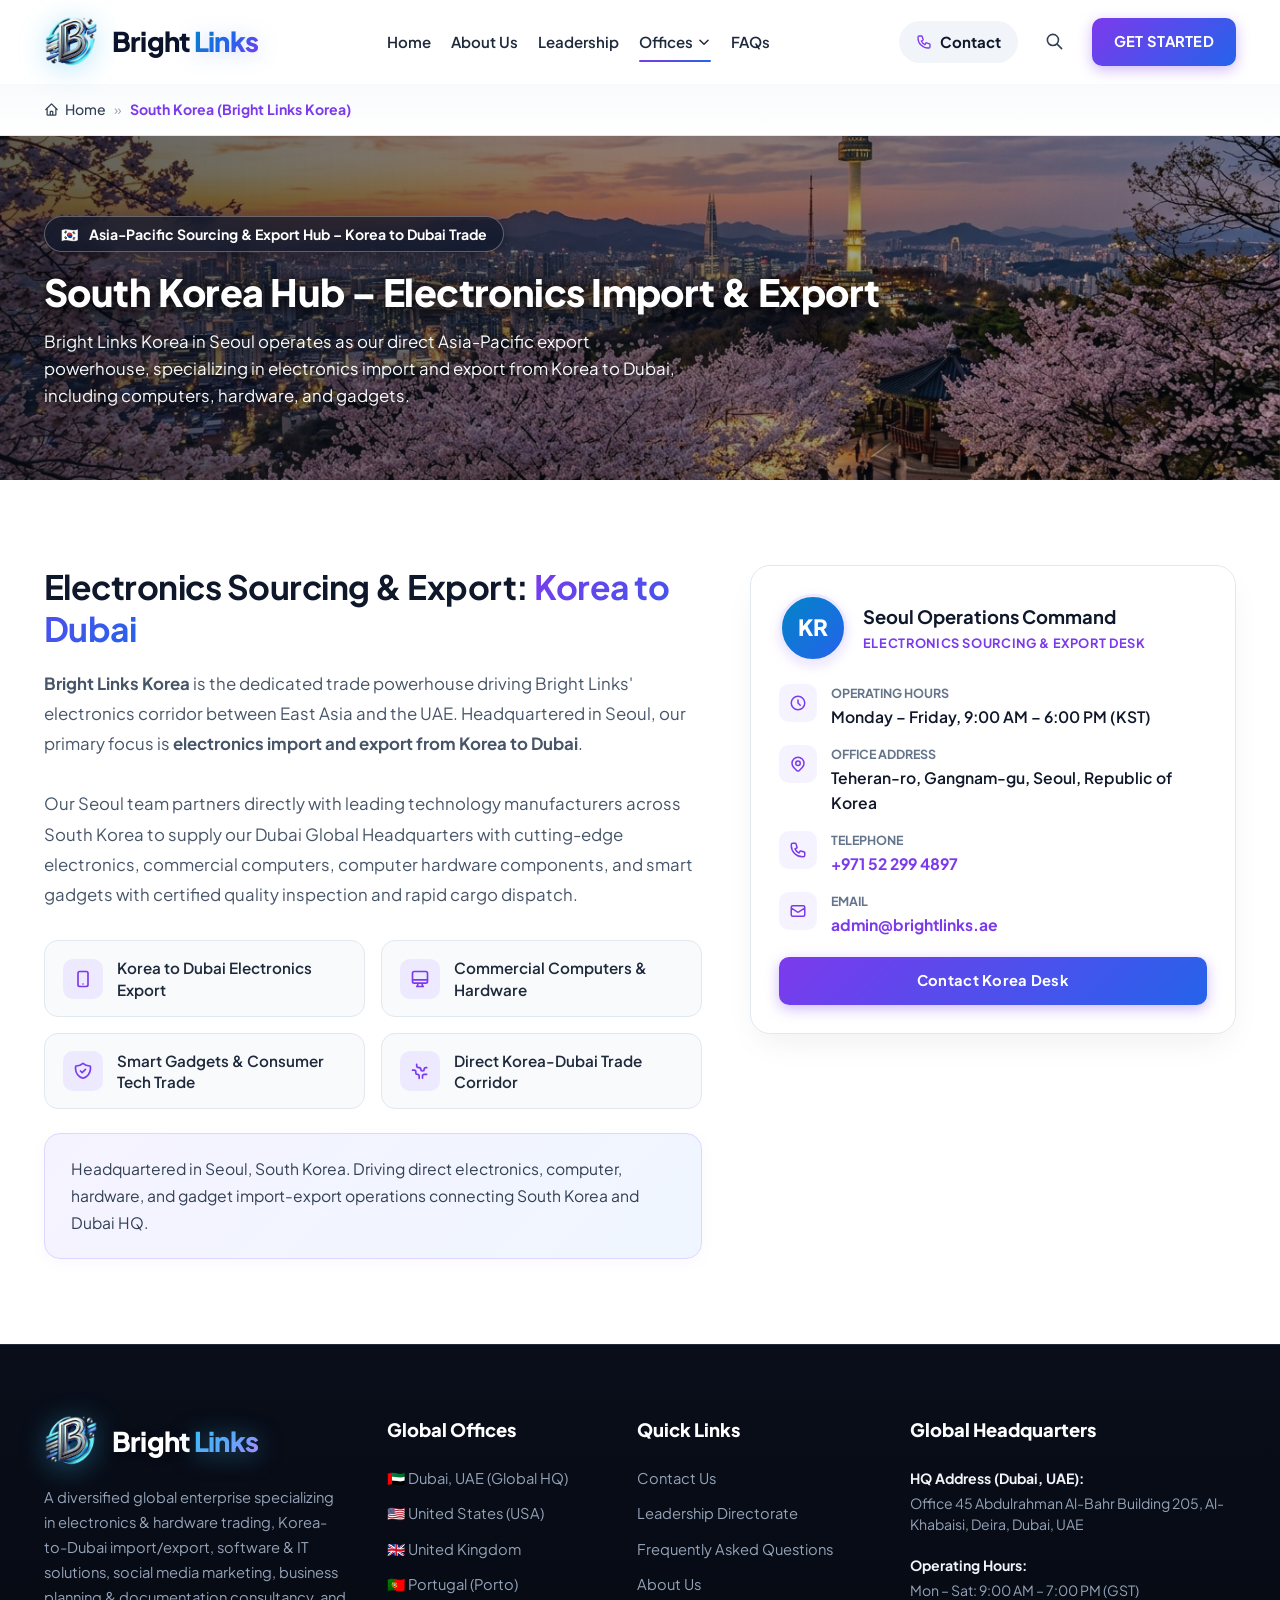
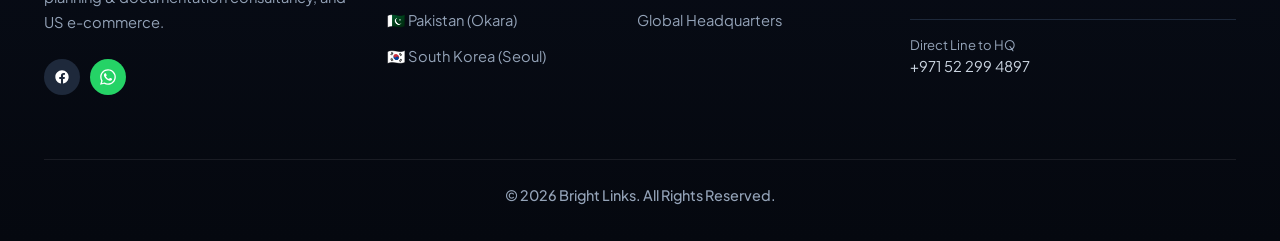
<file: korea.html>
<!DOCTYPE html>
<html lang="en">
<head>
  <meta charset="UTF-8"/>
  <meta name="viewport" content="width=device-width, initial-scale=1.0"/>
  <title>South Korea Hub – Electronics Import &amp; Export | Bright Links Korea</title>
  <meta name="description" content="Bright Links Korea in Seoul. Dedicated electronics import and export from Korea to Dubai, covering commercial computers, hardware components, and smart gadgets."/>
  
  <link rel="icon" type="image/png" href="assets/images/logo-3d.png"/>
  <link rel="preconnect" href="https://fonts.googleapis.com">
  <link rel="preconnect" href="https://fonts.gstatic.com" crossorigin>
  <link href="https://fonts.googleapis.com/css2?family=Plus+Jakarta+Sans:wght@400;500;600;700;800&display=swap" rel="stylesheet">
  <link rel="stylesheet" href="assets/css/style.css"/>
</head>
<body>

  
  <!-- STICKY CORPORATE NAVBAR -->
  <header class="main-header">
    <div class="container navbar-container">
      <!-- Brand Logo -->
      <a href="index.html" class="brand-logo" title="Bright Links">
        <img src="assets/images/logo-icon.png?v=5" alt="Bright Links 3D Emblem" class="brand-logo-img"/>
        <span class="brand-name">
          <span class="brand-word-bright">Bright</span>
          <span class="brand-word-links">Links</span>
        </span>
      </a>

      <!-- Desktop Navigation Menu (NO "APPOINTMENT", JUST HOME, ABOUT US, LEADERSHIP, OFFICES, FAQS) -->
      <nav class="desktop-nav">
        <a href="index.html" class="nav-link ">Home</a>
        <a href="index.html#about" class="nav-link">About Us</a>
        <a href="index.html#leadership" class="nav-link">Leadership</a>
        
        <!-- Offices Dropdown -->
        <div class="nav-dropdown">
          <div class="nav-link dropdown-trigger active">
            <span>Offices</span>
            <svg fill="none" stroke="currentColor" stroke-width="2.5" viewBox="0 0 24 24">
              <path stroke-linecap="round" stroke-linejoin="round" d="M19 9l-7 7-7-7"/>
            </svg>
          </div>
          <div class="dropdown-panel">
            <div class="dropdown-header-title">Global Entities &amp; Hubs</div>
            
            <a href="dubai.html" class="dropdown-item ">
              <div class="dropdown-item-meta">
                <span class="flag-emoji">🇦🇪</span>
                <span>Dubai, UAE</span>
              </div>
              <span class="dropdown-branch-tag">Trading &amp; HQ</span>
            </a>
            <a href="usa.html" class="dropdown-item ">
              <div class="dropdown-item-meta">
                <span class="flag-emoji">🇺🇸</span>
                <span>United States (USA)</span>
              </div>
              <span class="dropdown-branch-tag">E-Commerce</span>
            </a>
            <a href="united-kingdom.html" class="dropdown-item ">
              <div class="dropdown-item-meta">
                <span class="flag-emoji">🇬🇧</span>
                <span>United Kingdom</span>
              </div>
              <span class="dropdown-branch-tag">Software &amp; IT</span>
            </a>
            <a href="portugal.html" class="dropdown-item ">
              <div class="dropdown-item-meta">
                <span class="flag-emoji">🇵🇹</span>
                <span>Portugal</span>
              </div>
              <span class="dropdown-branch-tag">Software &amp; IT</span>
            </a>
            <a href="pakistan.html" class="dropdown-item ">
              <div class="dropdown-item-meta">
                <span class="flag-emoji">🇵🇰</span>
                <span>Pakistan</span>
              </div>
              <span class="dropdown-branch-tag">Consultancy</span>
            </a>
            <a href="korea.html" class="dropdown-item active">
              <div class="dropdown-item-meta">
                <span class="flag-emoji">🇰🇷</span>
                <span>South Korea</span>
              </div>
              <span class="dropdown-branch-tag">Korea–Dubai</span>
            </a>
          </div>
        </div>

        <a href="index.html#faqs" class="nav-link">FAQs</a>
      </nav>

      <!-- Right Header Actions - CONTACT BUTTON ONLY (LEADS DIRECTLY TO CONTACT SECTION) -->
      <div class="header-actions">
        <a href="contact.html" class="header-contact-btn " title="Contact Our Offices">
          <svg fill="none" stroke="currentColor" stroke-width="2" viewBox="0 0 24 24">
            <path stroke-linecap="round" stroke-linejoin="round" d="M3 5a2 2 0 012-2h3.28a1 1 0 01.948.684l1.498 4.493a1 1 0 01-.502 1.21l-2.257 1.13a11.042 11.042 0 005.516 5.516l1.13-2.257a1 1 0 011.21-.502l4.493 1.498a1 1 0 01.684.949V19a2 2 0 01-2 2h-1C9.716 21 3 14.284 3 6V5z"/>
          </svg>
          <span>Contact</span>
        </a>

        <button class="header-tool-btn search-trigger-btn" title="Search site" aria-label="Search">
          <svg fill="none" stroke="currentColor" stroke-width="2" viewBox="0 0 24 24">
            <path stroke-linecap="round" stroke-linejoin="round" d="M21 21l-6-6m2-5a7 7 0 11-14 0 7 7 0 0114 0z"/>
          </svg>
        </button>

        <a href="contact.html" class="btn-cta">
          <span>GET STARTED</span>
        </a>

        <button class="mobile-nav-toggle" aria-label="Open mobile menu">
          <svg fill="none" stroke="currentColor" stroke-width="2" viewBox="0 0 24 24">
            <path stroke-linecap="round" stroke-linejoin="round" d="M4 6h16M4 12h16M4 18h16"/>
          </svg>
        </button>
      </div>
    </div>
  </header>


  <div class="breadcrumb-bar">
    <div class="container breadcrumb-trail">
      <a href="index.html">
        <svg width="15" height="15" fill="none" stroke="currentColor" stroke-width="2" viewBox="0 0 24 24"><path stroke-linecap="round" stroke-linejoin="round" d="M3 12l2-2m0 0l7-7 7 7M5 10v10a1 1 0 001 1h3m10-11l2 2m-2-2v10a1 1 0 01-1 1h-3m-6 0a1 1 0 001-1v-4a1 1 0 011-1h2a1 1 0 011 1v4a1 1 0 001 1m-6 0h6"/></svg>
        <span>Home</span>
      </a>
      <span class="breadcrumb-sep">&raquo;</span>
      <span class="breadcrumb-active">South Korea (Bright Links Korea)</span>
    </div>
  </div>

  <section class="country-banner-box korea-bg">
    <div class="container">
      <div class="country-badge-tag-hero">
        <span>🇰🇷</span>
        <span>Asia-Pacific Sourcing &amp; Export Hub – Korea to Dubai Trade</span>
      </div>
      <h1 class="country-hero-head">South Korea Hub – Electronics Import &amp; Export</h1>
      <p class="country-hero-desc">
        Bright Links Korea in Seoul operates as our direct Asia-Pacific export powerhouse, specializing in electronics import and export from Korea to Dubai, including computers, hardware, and gadgets.
      </p>
    </div>
  </section>

  <section class="about-block">
    <div class="container branch-split-view">
      <div>
        <h2 class="office-main-heading">Electronics Sourcing &amp; Export: <span class="gradient-text">Korea to Dubai</span></h2>
        
        <p class="about-body-paragraph">
          <strong>Bright Links Korea</strong> is the dedicated trade powerhouse driving Bright Links' electronics corridor between East Asia and the UAE. Headquartered in Seoul, our primary focus is <strong>electronics import and export from Korea to Dubai</strong>.
        </p>
        <p class="about-body-paragraph">
          Our Seoul team partners directly with leading technology manufacturers across South Korea to supply our Dubai Global Headquarters with cutting-edge electronics, commercial computers, computer hardware components, and smart gadgets with certified quality inspection and rapid cargo dispatch.
        </p>

        <!-- Modern Feature Grid -->
        <div class="office-feature-grid">
          <div class="office-feature-tile">
            <div class="office-feature-icon">
              <svg fill="none" stroke="currentColor" stroke-width="2" viewBox="0 0 24 24"><path stroke-linecap="round" stroke-linejoin="round" d="M12 18h.01M8 21h8a2 2 0 002-2V5a2 2 0 00-2-2H8a2 2 0 00-2 2v14a2 2 0 002 2z"/></svg>
            </div>
            <span class="office-feature-text">Korea to Dubai Electronics Export</span>
          </div>

          <div class="office-feature-tile">
            <div class="office-feature-icon">
              <svg fill="none" stroke="currentColor" stroke-width="2" viewBox="0 0 24 24"><path stroke-linecap="round" stroke-linejoin="round" d="M9.75 17L9 20l-1 1h8l-1-1-.75-3M3 13h18M5 17h14a2 2 0 002-2V5a2 2 0 00-2-2H5a2 2 0 00-2 2v10a2 2 0 002 2z"/></svg>
            </div>
            <span class="office-feature-text">Commercial Computers &amp; Hardware</span>
          </div>

          <div class="office-feature-tile">
            <div class="office-feature-icon">
              <svg fill="none" stroke="currentColor" stroke-width="2" viewBox="0 0 24 24"><path stroke-linecap="round" stroke-linejoin="round" d="M9 12l2 2 4-4m5.618-4.016A11.955 11.955 0 0112 2.944a11.955 11.955 0 01-8.618 3.04A12.02 12.02 0 003 9c0 5.591 3.824 10.29 9 11.622 5.176-1.332 9-6.03 9-11.622 0-1.042-.133-2.052-.382-3.016z"/></svg>
            </div>
            <span class="office-feature-text">Smart Gadgets &amp; Consumer Tech Trade</span>
          </div>

          <div class="office-feature-tile">
            <div class="office-feature-icon">
              <svg fill="none" stroke="currentColor" stroke-width="2" viewBox="0 0 24 24"><path stroke-linecap="round" stroke-linejoin="round" d="M3.055 11H5a2 2 0 012 2v1a2 2 0 002 2 2 2 0 012 2v2.945M8 3.935V5.5A2.5 2.5 0 0010.5 8h.5a2 2 0 012 2 2 2 0 104 0 2 2 0 012-2h1.064M15 20.488V18a2 2 0 012-2h3.064"/></svg>
            </div>
            <span class="office-feature-text">Direct Korea-Dubai Trade Corridor</span>
          </div>
        </div>

        <div class="location-snippet">
          Headquartered in Seoul, South Korea. Driving direct electronics, computer, hardware, and gadget import-export operations connecting South Korea and Dubai HQ.
        </div>
      </div>

      <!-- Branch Sidebar Card -->
      <aside class="branch-sidebar-card">
        <div class="branch-manager-header">
          <div class="branch-manager-avatar" style="display:flex; align-items:center; justify-content:center; background:linear-gradient(135deg, #0284c7, #2563eb); color:#fff; font-size:1.4rem; font-weight:800;">
            KR
          </div>
          <div>
            <div class="branch-manager-name">Seoul Operations Command</div>
            <div class="branch-manager-role">Electronics Sourcing &amp; Export Desk</div>
          </div>
        </div>

        <div class="branch-row-info">
          <div class="branch-row-icon">
            <svg fill="none" stroke="currentColor" stroke-width="2" viewBox="0 0 24 24"><path stroke-linecap="round" stroke-linejoin="round" d="M12 8v4l3 3m6-3a9 9 0 11-18 0 9 9 0 0118 0z"/></svg>
          </div>
          <div class="branch-row-detail">
            <span class="branch-row-label">Operating Hours</span>
            <span class="branch-row-value">Monday – Friday, 9:00 AM – 6:00 PM (KST)</span>
          </div>
        </div>

        <div class="branch-row-info">
          <div class="branch-row-icon">
            <svg fill="none" stroke="currentColor" stroke-width="2" viewBox="0 0 24 24"><path stroke-linecap="round" stroke-linejoin="round" d="M17.657 16.657L13.414 20.9a1.998 1.998 0 01-2.827 0l-4.244-4.243a8 8 0 1111.314 0z"/><path stroke-linecap="round" stroke-linejoin="round" d="M15 11a3 3 0 11-6 0 3 3 0 016 0z"/></svg>
          </div>
          <div class="branch-row-detail">
            <span class="branch-row-label">Office Address</span>
            <span class="branch-row-value">Teheran-ro, Gangnam-gu, Seoul, Republic of Korea</span>
          </div>
        </div>

        <div class="branch-row-info">
          <div class="branch-row-icon">
            <svg fill="none" stroke="currentColor" stroke-width="2" viewBox="0 0 24 24"><path stroke-linecap="round" stroke-linejoin="round" d="M3 5a2 2 0 012-2h3.28a1 1 0 01.948.684l1.498 4.493a1 1 0 01-.502 1.21l-2.257 1.13a11.042 11.042 0 005.516 5.516l1.13-2.257a1 1 0 011.21-.502l4.493 1.498a1 1 0 01.684.949V19a2 2 0 01-2 2h-1C9.716 21 3 14.284 3 6V5z"/></svg>
          </div>
          <div class="branch-row-detail">
            <span class="branch-row-label">Telephone</span>
            <span class="branch-row-value"><a href="tel:+971522994897" style="color:#7c3aed; font-weight:700;">+971 52 299 4897</a></span>
          </div>
        </div>

        <div class="branch-row-info">
          <div class="branch-row-icon">
            <svg fill="none" stroke="currentColor" stroke-width="2" viewBox="0 0 24 24"><path stroke-linecap="round" stroke-linejoin="round" d="M3 8l7.89 5.26a2 2 0 002.22 0L21 8M5 19h14a2 2 0 002-2V7a2 2 0 00-2-2H5a2 2 0 00-2 2v10a2 2 0 002 2z"/></svg>
          </div>
          <div class="branch-row-detail">
            <span class="branch-row-label">Email</span>
            <span class="branch-row-value"><a href="mailto:admin@brightlinks.ae" style="color:#7c3aed; font-weight:700;">admin@brightlinks.ae</a></span>
          </div>
        </div>

        <div style="margin-top:20px;">
          <a href="contact.html" class="btn-cta" style="width:100%; justify-content:center;">
            <span>Contact Korea Desk</span>
          </a>
        </div>
      </aside>
    </div>
  </section>

  
  <!-- CORPORATE FOOTER -->
  <footer class="corporate-footer">
    <div class="container">
      <div class="footer-quad-grid">
        <!-- Col 1: Brand Info -->
        <div>
          <div class="footer-brand-title">
            <img src="assets/images/logo-icon.png?v=5" alt="Bright Links 3D Emblem" class="brand-logo-img"/>
            <span class="brand-name">
              <span class="brand-word-bright">Bright</span>
              <span class="brand-word-links">Links</span>
            </span>
          </div>
          <p class="footer-desc-text">
            A diversified global enterprise specializing in electronics &amp; hardware trading, Korea-to-Dubai import/export, software &amp; IT solutions, social media marketing, business planning &amp; documentation consultancy, and US e-commerce.
          </p>
          <div style="display:flex; align-items:center; gap:10px; margin-bottom:14px;">
            <a href="https://facebook.com" target="_blank" rel="noopener" class="footer-social-btn" title="Facebook">
              <svg fill="currentColor" viewBox="0 0 24 24">
                <path d="M22 12c0-5.523-4.477-10-10-10S2 6.477 2 12c0 4.991 3.657 9.128 8.438 9.878v-6.987h-2.54V12h2.54V9.797c0-2.506 1.492-3.89 3.777-3.89 1.094 0 2.238.195 2.238.195v2.46h-1.26c-1.243 0-1.63.771-1.63 1.562V12h2.773l-.443 2.89h-2.33v6.988C18.343 21.128 22 16.991 22 12z"/>
              </svg>
            </a>
            <a href="https://wa.me/971522994897" target="_blank" rel="noopener" class="footer-social-btn" style="background:#25D366;" title="WhatsApp HQ">
              <svg class="wa-icon" viewBox="0 0 24 24" width="22" height="22" fill="currentColor"><path d="M17.472 14.382c-.301-.15-1.78-.878-2.056-.979-.275-.1-.475-.15-.675.15-.2.3-.775.979-.95 1.18-.175.2-.35.225-.65.075-.3-.15-1.267-.467-2.413-1.489-.892-.796-1.494-1.78-1.669-2.08-.175-.3-.019-.462.131-.611.135-.134.3-.35.45-.525.15-.175.2-.3.3-.5.1-.2.05-.375-.025-.525-.075-.15-.675-1.628-.925-2.228-.243-.585-.49-.506-.675-.515-.175-.008-.375-.01-.575-.01s-.525.075-.8.375c-.275.3-1.05 1.027-1.05 2.504s1.075 2.905 1.225 3.105c.15.2 2.115 3.23 5.124 4.53.716.31 1.275.495 1.71.634.72.23 1.375.197 1.894.12.578-.087 1.78-.727 2.03-1.429.25-.702.25-1.303.175-1.429-.075-.126-.275-.201-.575-.351zM12.004 21.75c-1.75 0-3.467-.46-4.975-1.33l-.356-.206-3.7 1.002.988-3.606-.232-.375a9.71 9.71 0 0 1-1.483-5.235c0-5.385 4.38-9.75 9.758-9.75 2.607 0 5.06 1.016 6.904 2.863a9.697 9.697 0 0 1 2.85 6.892c-.004 5.385-4.385 9.745-9.754 9.745zm8.337-18.08C18.12 1.455 15.176.25 12.004.25c-6.49 0-11.75 5.26-11.75 11.75 0 2.073.542 4.098 1.571 5.882L0 23.75l6.02-1.579a11.706 11.706 0 0 0 5.984 1.579c6.49 0 11.75-5.26 11.75-11.75 0-3.14-1.222-6.09-3.413-8.33z"/></svg>
            </a>
          </div>
        </div>

        <!-- Col 2: Global Offices (SEPARATE PAGES ONLY) -->
        <div>
          <h4 class="footer-col-header">Global Offices</h4>
          <ul class="footer-nav-list">
            <li><a href="dubai.html">🇦🇪 Dubai, UAE (Global HQ)</a></li>
            <li><a href="usa.html">🇺🇸 United States (USA)</a></li>
            <li><a href="united-kingdom.html">🇬🇧 United Kingdom</a></li>
            <li><a href="portugal.html">🇵🇹 Portugal (Porto)</a></li>
            <li><a href="pakistan.html">🇵🇰 Pakistan (Okara)</a></li>
            <li><a href="korea.html">🇰🇷 South Korea (Seoul)</a></li>
          </ul>
        </div>

        <!-- Col 3: Quick Links -->
        <div>
          <h4 class="footer-col-header">Quick Links</h4>
          <ul class="footer-nav-list">
            <li><a href="contact.html">Contact Us</a></li>
            <li><a href="index.html#leadership">Leadership Directorate</a></li>
            <li><a href="index.html#faqs">Frequently Asked Questions</a></li>
            <li><a href="index.html#about">About Us</a></li>
            <li><a href="dubai.html">Global Headquarters</a></li>
          </ul>
        </div>

        <!-- Col 4: Contact Information -->
        <div>
          <h4 class="footer-col-header">Global Headquarters</h4>
          <div class="footer-loc-item">
            <div class="footer-loc-label">HQ Address (Dubai, UAE):</div>
            <div class="footer-loc-address">Office 45 Abdulrahman Al-Bahr Building 205, Al-Khabaisi, Deira, Dubai, UAE</div>
          </div>
          <div class="footer-loc-item">
            <div class="footer-loc-label">Operating Hours:</div>
            <div class="footer-loc-address">Mon – Sat: 9:00 AM – 7:00 PM (GST)</div>
          </div>
          <div class="footer-phone-prominent">
            <div class="phone-intro">Direct Line to HQ</div>
            <a href="tel:+971522994897" class="phone-num-big">+971 52 299 4897</a>
          </div>
        </div>
      </div>

      <div class="footer-bottom-row">
        <div class="footer-copyright">&copy; 2026 Bright Links. All Rights Reserved.</div>
      </div>
    </div>
  </footer>

  <!-- MOBILE NAV DRAWER -->
  <div class="mobile-nav-drawer">
    <div class="mobile-drawer-body mobile-drawer-inner">
      <div class="mobile-drawer-top">
        <div style="display:flex; align-items:center; gap:10px;">
          <img src="assets/images/logo-icon.png?v=5" alt="Bright Links" style="height:36px; width:auto; filter:drop-shadow(0 2px 8px rgba(14,165,233,0.3));"/>
          <span style="font-family:'Plus Jakarta Sans',sans-serif; font-size:1.3rem; font-weight:800; letter-spacing:-0.03em;">
            <span style="color:#0b132b;">Bright</span> <span style="background:linear-gradient(135deg, #0284c7, #2563eb); -webkit-background-clip:text; -webkit-text-fill-color:transparent;">Links</span>
          </span>
        </div>
        <button class="close-drawer-btn" aria-label="Close Navigation">&times;</button>
      </div>

      <div class="mobile-link-list">
        <a href="index.html" class="mob-link">Home</a>
        <a href="index.html#about" class="mob-link">About Us</a>
        <a href="index.html#leadership" class="mob-link">Leadership</a>
        <a href="index.html#faqs" class="mob-link">FAQs</a>
        
        <div class="mob-offices-block">
          <div class="mob-offices-title">Global Offices</div>
          <div class="mob-sub-countries">
            <a href="dubai.html" class="mob-country-link">
              <span class="mob-flag">🇦🇪</span>
              <span>Dubai, UAE (Global HQ)</span>
            </a>
            <a href="usa.html" class="mob-country-link">
              <span class="mob-flag">🇺🇸</span>
              <span>United States (USA)</span>
            </a>
            <a href="united-kingdom.html" class="mob-country-link">
              <span class="mob-flag">🇬🇧</span>
              <span>United Kingdom</span>
            </a>
            <a href="portugal.html" class="mob-country-link">
              <span class="mob-flag">🇵🇹</span>
              <span>Portugal (Porto)</span>
            </a>
            <a href="pakistan.html" class="mob-country-link">
              <span class="mob-flag">🇵🇰</span>
              <span>Pakistan (Okara)</span>
            </a>
            <a href="korea.html" class="mob-country-link">
              <span class="mob-flag">🇰🇷</span>
              <span>South Korea (Seoul)</span>
            </a>
          </div>
        </div>
      </div>
      
      <div class="mob-drawer-footer">
        <a href="contact.html" class="mob-btn-primary">Contact Us</a>
        <a href="https://wa.me/971522994897" target="_blank" rel="noopener" class="mob-btn-whatsapp">
          <svg class="wa-icon" viewBox="0 0 24 24" width="18" height="18" fill="currentColor"><path d="M17.472 14.382c-.301-.15-1.78-.878-2.056-.979-.275-.1-.475-.15-.675.15-.2.3-.775.979-.95 1.18-.175.2-.35.225-.65.075-.3-.15-1.267-.467-2.413-1.489-.892-.796-1.494-1.78-1.669-2.08-.175-.3-.019-.462.131-.611.135-.134.3-.35.45-.525.15-.175.2-.3.3-.5.1-.2.05-.375-.025-.525-.075-.15-.675-1.628-.925-2.228-.243-.585-.49-.506-.675-.515-.175-.008-.375-.01-.575-.01s-.525.075-.8.375c-.275.3-1.05 1.027-1.05 2.504s1.075 2.905 1.225 3.105c.15.2 2.115 3.23 5.124 4.53.716.31 1.275.495 1.71.634.72.23 1.375.197 1.894.12.578-.087 1.78-.727 2.03-1.429.25-.702.25-1.303.175-1.429-.075-.126-.275-.201-.575-.351zM12.004 21.75c-1.75 0-3.467-.46-4.975-1.33l-.356-.206-3.7 1.002.988-3.606-.232-.375a9.71 9.71 0 0 1-1.483-5.235c0-5.385 4.38-9.75 9.758-9.75 2.607 0 5.06 1.016 6.904 2.863a9.697 9.697 0 0 1 2.85 6.892c-.004 5.385-4.385 9.745-9.754 9.745zm8.337-18.08C18.12 1.455 15.176.25 12.004.25c-6.49 0-11.75 5.26-11.75 11.75 0 2.073.542 4.098 1.571 5.882L0 23.75l6.02-1.579a11.706 11.706 0 0 0 5.984 1.579c6.49 0 11.75-5.26 11.75-11.75 0-3.14-1.222-6.09-3.413-8.33z"/></svg>
          <span>WhatsApp Dubai HQ</span>
        </a>
        <div class="mob-contact-subtext">Office 45, Al-Khabaisi, Deira, Dubai</div>
      </div>
    </div>
  </div>

  <!-- SEARCH MODAL -->
  <div class="search-modal-backdrop">
    <div class="search-modal-card">
      <div style="display:flex; justify-content:space-between; align-items:center; margin-bottom:16px;">
        <h3 style="font-size:1.2rem; font-weight:700; color:#0f172a;">Search Bright Links Global</h3>
        <button class="close-search-modal" style="background:none; border:none; font-size:1.4rem; cursor:pointer;">&times;</button>
      </div>
      <input type="text" class="search-input-field" placeholder="Search offices, countries, managers, IT services..."/>
      <ul class="search-results-box"></ul>
    </div>
  </div>

  <script src="assets/js/main.js"></script>
</body>
</html>
</file>
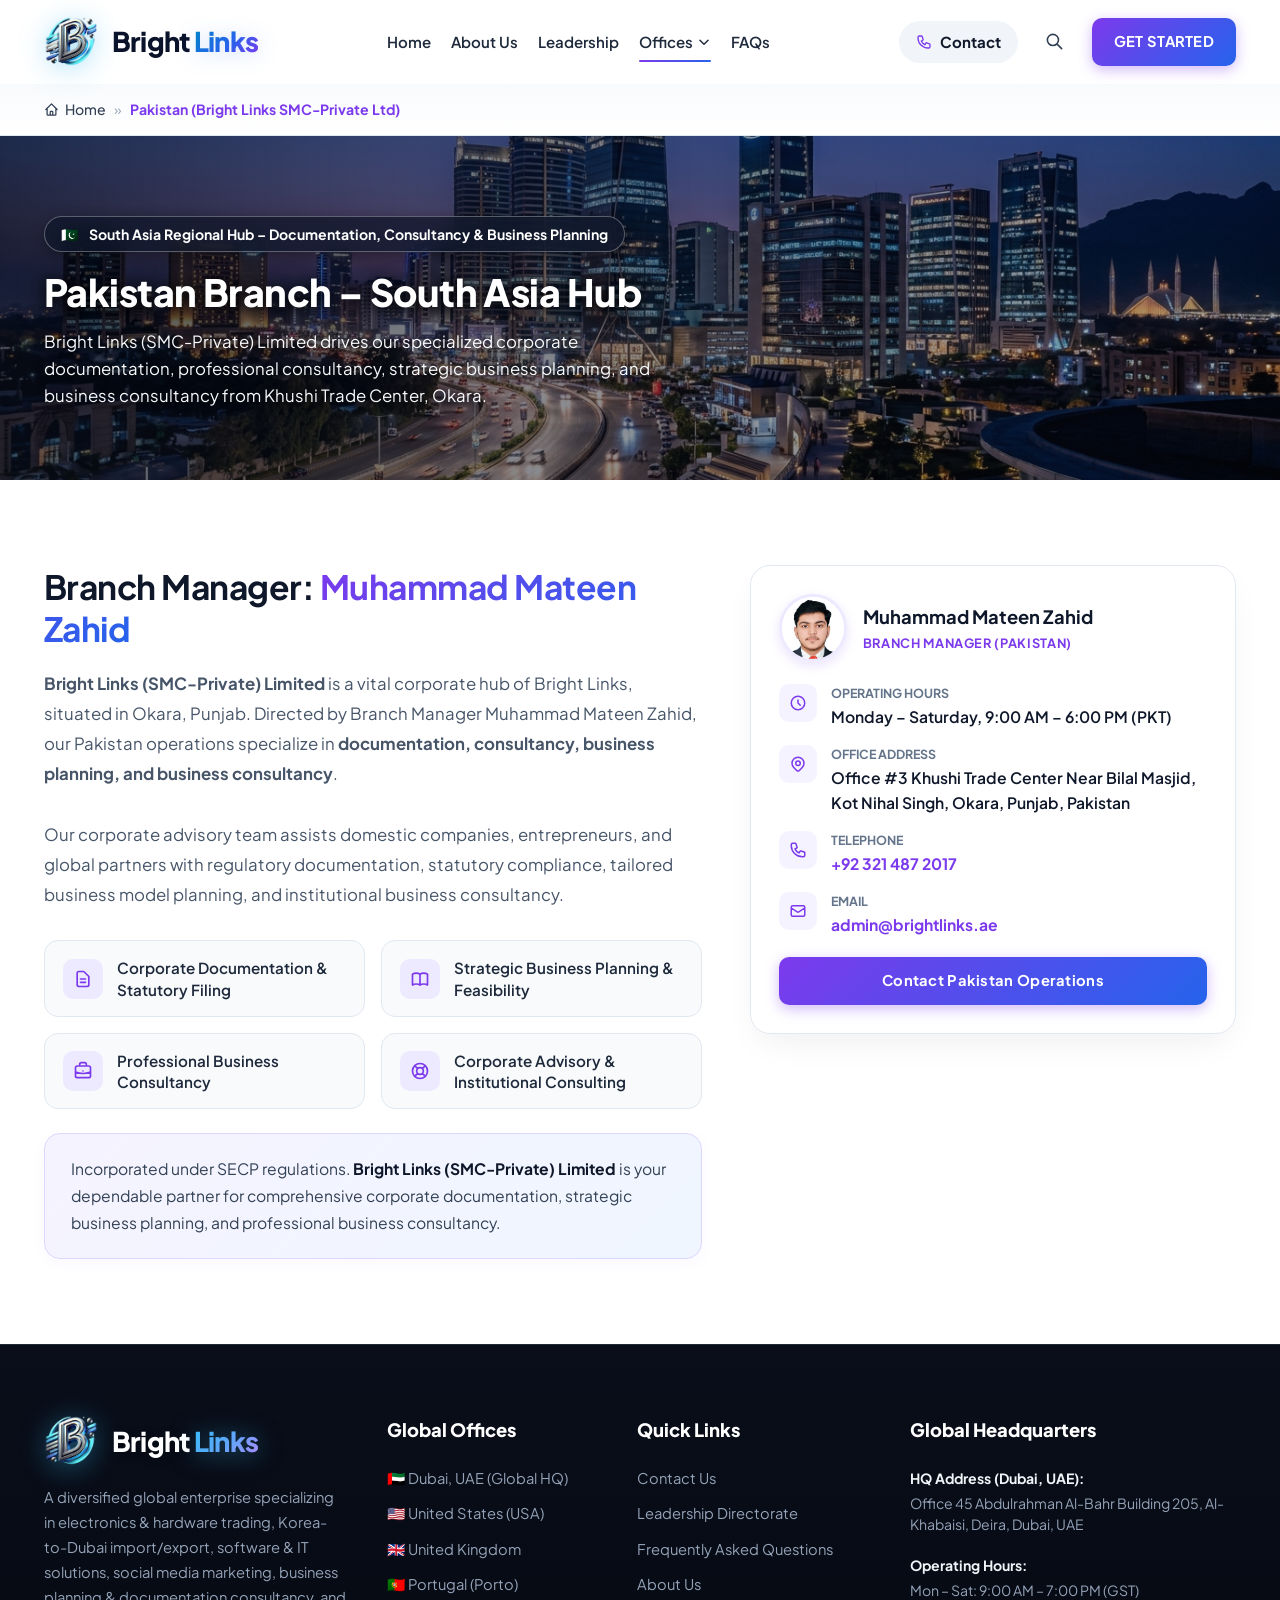
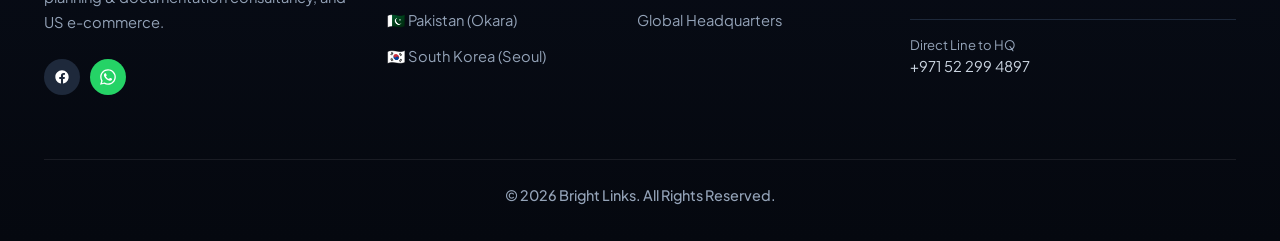
<file: pakistan.html>
<!DOCTYPE html>
<html lang="en">
<head>
  <meta charset="UTF-8"/>
  <meta name="viewport" content="width=device-width, initial-scale=1.0"/>
  <title>Pakistan Branch – Documentation &amp; Consultancy | Bright Links SMC-Private Ltd</title>
  <meta name="description" content="Bright Links (SMC-Private) Limited in Okara Punjab. Branch Manager: Muhammad Mateen Zahid. Documentation, consultancy, business planning, and business consultancy."/>
  
  <link rel="icon" type="image/png" href="assets/images/logo-3d.png"/>
  <link rel="preconnect" href="https://fonts.googleapis.com">
  <link rel="preconnect" href="https://fonts.gstatic.com" crossorigin>
  <link href="https://fonts.googleapis.com/css2?family=Plus+Jakarta+Sans:wght@400;500;600;700;800&display=swap" rel="stylesheet">
  <link rel="stylesheet" href="assets/css/style.css"/>
</head>
<body>

  
  <!-- STICKY CORPORATE NAVBAR -->
  <header class="main-header">
    <div class="container navbar-container">
      <!-- Brand Logo -->
      <a href="index.html" class="brand-logo" title="Bright Links">
        <img src="assets/images/logo-icon.png?v=5" alt="Bright Links 3D Emblem" class="brand-logo-img"/>
        <span class="brand-name">
          <span class="brand-word-bright">Bright</span>
          <span class="brand-word-links">Links</span>
        </span>
      </a>

      <!-- Desktop Navigation Menu (NO "APPOINTMENT", JUST HOME, ABOUT US, LEADERSHIP, OFFICES, FAQS) -->
      <nav class="desktop-nav">
        <a href="index.html" class="nav-link ">Home</a>
        <a href="index.html#about" class="nav-link">About Us</a>
        <a href="index.html#leadership" class="nav-link">Leadership</a>
        
        <!-- Offices Dropdown -->
        <div class="nav-dropdown">
          <div class="nav-link dropdown-trigger active">
            <span>Offices</span>
            <svg fill="none" stroke="currentColor" stroke-width="2.5" viewBox="0 0 24 24">
              <path stroke-linecap="round" stroke-linejoin="round" d="M19 9l-7 7-7-7"/>
            </svg>
          </div>
          <div class="dropdown-panel">
            <div class="dropdown-header-title">Global Entities &amp; Hubs</div>
            
            <a href="dubai.html" class="dropdown-item ">
              <div class="dropdown-item-meta">
                <span class="flag-emoji">🇦🇪</span>
                <span>Dubai, UAE</span>
              </div>
              <span class="dropdown-branch-tag">Trading &amp; HQ</span>
            </a>
            <a href="usa.html" class="dropdown-item ">
              <div class="dropdown-item-meta">
                <span class="flag-emoji">🇺🇸</span>
                <span>United States (USA)</span>
              </div>
              <span class="dropdown-branch-tag">E-Commerce</span>
            </a>
            <a href="united-kingdom.html" class="dropdown-item ">
              <div class="dropdown-item-meta">
                <span class="flag-emoji">🇬🇧</span>
                <span>United Kingdom</span>
              </div>
              <span class="dropdown-branch-tag">Software &amp; IT</span>
            </a>
            <a href="portugal.html" class="dropdown-item ">
              <div class="dropdown-item-meta">
                <span class="flag-emoji">🇵🇹</span>
                <span>Portugal</span>
              </div>
              <span class="dropdown-branch-tag">Software &amp; IT</span>
            </a>
            <a href="pakistan.html" class="dropdown-item active">
              <div class="dropdown-item-meta">
                <span class="flag-emoji">🇵🇰</span>
                <span>Pakistan</span>
              </div>
              <span class="dropdown-branch-tag">Consultancy</span>
            </a>
            <a href="korea.html" class="dropdown-item ">
              <div class="dropdown-item-meta">
                <span class="flag-emoji">🇰🇷</span>
                <span>South Korea</span>
              </div>
              <span class="dropdown-branch-tag">Korea–Dubai</span>
            </a>
          </div>
        </div>

        <a href="index.html#faqs" class="nav-link">FAQs</a>
      </nav>

      <!-- Right Header Actions - CONTACT BUTTON ONLY (LEADS DIRECTLY TO CONTACT SECTION) -->
      <div class="header-actions">
        <a href="contact.html" class="header-contact-btn " title="Contact Our Offices">
          <svg fill="none" stroke="currentColor" stroke-width="2" viewBox="0 0 24 24">
            <path stroke-linecap="round" stroke-linejoin="round" d="M3 5a2 2 0 012-2h3.28a1 1 0 01.948.684l1.498 4.493a1 1 0 01-.502 1.21l-2.257 1.13a11.042 11.042 0 005.516 5.516l1.13-2.257a1 1 0 011.21-.502l4.493 1.498a1 1 0 01.684.949V19a2 2 0 01-2 2h-1C9.716 21 3 14.284 3 6V5z"/>
          </svg>
          <span>Contact</span>
        </a>

        <button class="header-tool-btn search-trigger-btn" title="Search site" aria-label="Search">
          <svg fill="none" stroke="currentColor" stroke-width="2" viewBox="0 0 24 24">
            <path stroke-linecap="round" stroke-linejoin="round" d="M21 21l-6-6m2-5a7 7 0 11-14 0 7 7 0 0114 0z"/>
          </svg>
        </button>

        <a href="contact.html" class="btn-cta">
          <span>GET STARTED</span>
        </a>

        <button class="mobile-nav-toggle" aria-label="Open mobile menu">
          <svg fill="none" stroke="currentColor" stroke-width="2" viewBox="0 0 24 24">
            <path stroke-linecap="round" stroke-linejoin="round" d="M4 6h16M4 12h16M4 18h16"/>
          </svg>
        </button>
      </div>
    </div>
  </header>


  <div class="breadcrumb-bar">
    <div class="container breadcrumb-trail">
      <a href="index.html">
        <svg width="15" height="15" fill="none" stroke="currentColor" stroke-width="2" viewBox="0 0 24 24"><path stroke-linecap="round" stroke-linejoin="round" d="M3 12l2-2m0 0l7-7 7 7M5 10v10a1 1 0 001 1h3m10-11l2 2m-2-2v10a1 1 0 01-1 1h-3m-6 0a1 1 0 001-1v-4a1 1 0 011-1h2a1 1 0 011 1v4a1 1 0 001 1m-6 0h6"/></svg>
        <span>Home</span>
      </a>
      <span class="breadcrumb-sep">&raquo;</span>
      <span class="breadcrumb-active">Pakistan (Bright Links SMC-Private Ltd)</span>
    </div>
  </div>

  <section class="country-banner-box pakistan-bg">
    <div class="container">
      <div class="country-badge-tag-hero">
        <span>🇵🇰</span>
        <span>South Asia Regional Hub – Documentation, Consultancy &amp; Business Planning</span>
      </div>
      <h1 class="country-hero-head">Pakistan Branch – South Asia Hub</h1>
      <p class="country-hero-desc">
        Bright Links (SMC-Private) Limited drives our specialized corporate documentation, professional consultancy, strategic business planning, and business consultancy from Khushi Trade Center, Okara.
      </p>
    </div>
  </section>

  <section class="about-block">
    <div class="container branch-split-view">
      <div>
        <h2 class="office-main-heading">Branch Manager: <span class="gradient-text">Muhammad Mateen Zahid</span></h2>
        
        <p class="about-body-paragraph">
          <strong>Bright Links (SMC-Private) Limited</strong> is a vital corporate hub of Bright Links, situated in Okara, Punjab. Directed by Branch Manager Muhammad Mateen Zahid, our Pakistan operations specialize in <strong>documentation, consultancy, business planning, and business consultancy</strong>.
        </p>
        <p class="about-body-paragraph">
          Our corporate advisory team assists domestic companies, entrepreneurs, and global partners with regulatory documentation, statutory compliance, tailored business model planning, and institutional business consultancy.
        </p>

        <!-- Modern Feature Grid -->
        <div class="office-feature-grid">
          <div class="office-feature-tile">
            <div class="office-feature-icon">
              <svg fill="none" stroke="currentColor" stroke-width="2" viewBox="0 0 24 24"><path stroke-linecap="round" stroke-linejoin="round" d="M9 12h6m-6 4h6m2 5H7a2 2 0 01-2-2V5a2 2 0 012-2h5.586a1 1 0 01.707.293l5.414 5.414a1 1 0 01.293.707V19a2 2 0 01-2 2z"/></svg>
            </div>
            <span class="office-feature-text">Corporate Documentation &amp; Statutory Filing</span>
          </div>

          <div class="office-feature-tile">
            <div class="office-feature-icon">
              <svg fill="none" stroke="currentColor" stroke-width="2" viewBox="0 0 24 24"><path stroke-linecap="round" stroke-linejoin="round" d="M12 6.253v13m0-13C10.832 5.477 9.246 5 7.5 5S4.168 5.477 3 6.253v13C4.168 18.477 5.754 18 7.5 18s3.332.477 4.5 1.253m0-13C13.168 5.477 14.754 5 16.5 5c1.747 0 3.332.477 4.5 1.253v13C19.832 18.477 18.247 18 16.5 18c-1.746 0-3.332.477-4.5 1.253"/></svg>
            </div>
            <span class="office-feature-text">Strategic Business Planning &amp; Feasibility</span>
          </div>

          <div class="office-feature-tile">
            <div class="office-feature-icon">
              <svg fill="none" stroke="currentColor" stroke-width="2" viewBox="0 0 24 24"><path stroke-linecap="round" stroke-linejoin="round" d="M21 13.255A23.931 23.931 0 0112 15c-3.183 0-6.22-.62-9-1.745M16 6V4a2 2 0 00-2-2h-4a2 2 0 00-2 2v2m4 6h.01M5 20h14a2 2 0 002-2V8a2 2 0 00-2-2H5a2 2 0 00-2 2v10a2 2 0 002 2z"/></svg>
            </div>
            <span class="office-feature-text">Professional Business Consultancy</span>
          </div>

          <div class="office-feature-tile">
            <div class="office-feature-icon">
              <svg fill="none" stroke="currentColor" stroke-width="2" viewBox="0 0 24 24"><path stroke-linecap="round" stroke-linejoin="round" d="M18.364 5.636l-3.536 3.536m0 5.656l3.536 3.536M9.172 9.172L5.636 5.636m3.536 9.192l-3.536 3.536M21 12a9 9 0 11-18 0 9 9 0 0118 0zm-5 0a4 4 0 11-8 0 4 4 0 018 0z"/></svg>
            </div>
            <span class="office-feature-text">Corporate Advisory &amp; Institutional Consulting</span>
          </div>
        </div>

        <div class="location-snippet">
          Incorporated under SECP regulations. <strong>Bright Links (SMC-Private) Limited</strong> is your dependable partner for comprehensive corporate documentation, strategic business planning, and professional business consultancy.
        </div>
      </div>

      <!-- Branch Sidebar Card -->
      <aside class="branch-sidebar-card">
        <div class="branch-manager-header">
          <img src="assets/images/mateen-zahid.jpg?v=4" alt="Muhammad Mateen Zahid" class="branch-manager-avatar"/>
          <div>
            <div class="branch-manager-name">Muhammad Mateen Zahid</div>
            <div class="branch-manager-role">Branch Manager (Pakistan)</div>
          </div>
        </div>

        <div class="branch-row-info">
          <div class="branch-row-icon">
            <svg fill="none" stroke="currentColor" stroke-width="2" viewBox="0 0 24 24"><path stroke-linecap="round" stroke-linejoin="round" d="M12 8v4l3 3m6-3a9 9 0 11-18 0 9 9 0 0118 0z"/></svg>
          </div>
          <div class="branch-row-detail">
            <span class="branch-row-label">Operating Hours</span>
            <span class="branch-row-value">Monday – Saturday, 9:00 AM – 6:00 PM (PKT)</span>
          </div>
        </div>

        <div class="branch-row-info">
          <div class="branch-row-icon">
            <svg fill="none" stroke="currentColor" stroke-width="2" viewBox="0 0 24 24"><path stroke-linecap="round" stroke-linejoin="round" d="M17.657 16.657L13.414 20.9a1.998 1.998 0 01-2.827 0l-4.244-4.243a8 8 0 1111.314 0z"/><path stroke-linecap="round" stroke-linejoin="round" d="M15 11a3 3 0 11-6 0 3 3 0 016 0z"/></svg>
          </div>
          <div class="branch-row-detail">
            <span class="branch-row-label">Office Address</span>
            <span class="branch-row-value">Office #3 Khushi Trade Center Near Bilal Masjid, Kot Nihal Singh, Okara, Punjab, Pakistan</span>
          </div>
        </div>

        <div class="branch-row-info">
          <div class="branch-row-icon">
            <svg fill="none" stroke="currentColor" stroke-width="2" viewBox="0 0 24 24"><path stroke-linecap="round" stroke-linejoin="round" d="M3 5a2 2 0 012-2h3.28a1 1 0 01.948.684l1.498 4.493a1 1 0 01-.502 1.21l-2.257 1.13a11.042 11.042 0 005.516 5.516l1.13-2.257a1 1 0 011.21-.502l4.493 1.498a1 1 0 01.684.949V19a2 2 0 01-2 2h-1C9.716 21 3 14.284 3 6V5z"/></svg>
          </div>
          <div class="branch-row-detail">
            <span class="branch-row-label">Telephone</span>
            <span class="branch-row-value"><a href="tel:+923214872017" style="color:#7c3aed; font-weight:700;">+92 321 487 2017</a></span>
          </div>
        </div>

        <div class="branch-row-info">
          <div class="branch-row-icon">
            <svg fill="none" stroke="currentColor" stroke-width="2" viewBox="0 0 24 24"><path stroke-linecap="round" stroke-linejoin="round" d="M3 8l7.89 5.26a2 2 0 002.22 0L21 8M5 19h14a2 2 0 002-2V7a2 2 0 00-2-2H5a2 2 0 00-2 2v10a2 2 0 002 2z"/></svg>
          </div>
          <div class="branch-row-detail">
            <span class="branch-row-label">Email</span>
            <span class="branch-row-value"><a href="mailto:admin@brightlinks.ae" style="color:#7c3aed; font-weight:700;">admin@brightlinks.ae</a></span>
          </div>
        </div>

        <div style="margin-top:20px;">
          <a href="contact.html" class="btn-cta" style="width:100%; justify-content:center;">
            <span>Contact Pakistan Operations</span>
          </a>
        </div>
      </aside>
    </div>
  </section>

  
  <!-- CORPORATE FOOTER -->
  <footer class="corporate-footer">
    <div class="container">
      <div class="footer-quad-grid">
        <!-- Col 1: Brand Info -->
        <div>
          <div class="footer-brand-title">
            <img src="assets/images/logo-icon.png?v=5" alt="Bright Links 3D Emblem" class="brand-logo-img"/>
            <span class="brand-name">
              <span class="brand-word-bright">Bright</span>
              <span class="brand-word-links">Links</span>
            </span>
          </div>
          <p class="footer-desc-text">
            A diversified global enterprise specializing in electronics &amp; hardware trading, Korea-to-Dubai import/export, software &amp; IT solutions, social media marketing, business planning &amp; documentation consultancy, and US e-commerce.
          </p>
          <div style="display:flex; align-items:center; gap:10px; margin-bottom:14px;">
            <a href="https://facebook.com" target="_blank" rel="noopener" class="footer-social-btn" title="Facebook">
              <svg fill="currentColor" viewBox="0 0 24 24">
                <path d="M22 12c0-5.523-4.477-10-10-10S2 6.477 2 12c0 4.991 3.657 9.128 8.438 9.878v-6.987h-2.54V12h2.54V9.797c0-2.506 1.492-3.89 3.777-3.89 1.094 0 2.238.195 2.238.195v2.46h-1.26c-1.243 0-1.63.771-1.63 1.562V12h2.773l-.443 2.89h-2.33v6.988C18.343 21.128 22 16.991 22 12z"/>
              </svg>
            </a>
            <a href="https://wa.me/971522994897" target="_blank" rel="noopener" class="footer-social-btn" style="background:#25D366;" title="WhatsApp HQ">
              <svg class="wa-icon" viewBox="0 0 24 24" width="22" height="22" fill="currentColor"><path d="M17.472 14.382c-.301-.15-1.78-.878-2.056-.979-.275-.1-.475-.15-.675.15-.2.3-.775.979-.95 1.18-.175.2-.35.225-.65.075-.3-.15-1.267-.467-2.413-1.489-.892-.796-1.494-1.78-1.669-2.08-.175-.3-.019-.462.131-.611.135-.134.3-.35.45-.525.15-.175.2-.3.3-.5.1-.2.05-.375-.025-.525-.075-.15-.675-1.628-.925-2.228-.243-.585-.49-.506-.675-.515-.175-.008-.375-.01-.575-.01s-.525.075-.8.375c-.275.3-1.05 1.027-1.05 2.504s1.075 2.905 1.225 3.105c.15.2 2.115 3.23 5.124 4.53.716.31 1.275.495 1.71.634.72.23 1.375.197 1.894.12.578-.087 1.78-.727 2.03-1.429.25-.702.25-1.303.175-1.429-.075-.126-.275-.201-.575-.351zM12.004 21.75c-1.75 0-3.467-.46-4.975-1.33l-.356-.206-3.7 1.002.988-3.606-.232-.375a9.71 9.71 0 0 1-1.483-5.235c0-5.385 4.38-9.75 9.758-9.75 2.607 0 5.06 1.016 6.904 2.863a9.697 9.697 0 0 1 2.85 6.892c-.004 5.385-4.385 9.745-9.754 9.745zm8.337-18.08C18.12 1.455 15.176.25 12.004.25c-6.49 0-11.75 5.26-11.75 11.75 0 2.073.542 4.098 1.571 5.882L0 23.75l6.02-1.579a11.706 11.706 0 0 0 5.984 1.579c6.49 0 11.75-5.26 11.75-11.75 0-3.14-1.222-6.09-3.413-8.33z"/></svg>
            </a>
          </div>
        </div>

        <!-- Col 2: Global Offices (SEPARATE PAGES ONLY) -->
        <div>
          <h4 class="footer-col-header">Global Offices</h4>
          <ul class="footer-nav-list">
            <li><a href="dubai.html">🇦🇪 Dubai, UAE (Global HQ)</a></li>
            <li><a href="usa.html">🇺🇸 United States (USA)</a></li>
            <li><a href="united-kingdom.html">🇬🇧 United Kingdom</a></li>
            <li><a href="portugal.html">🇵🇹 Portugal (Porto)</a></li>
            <li><a href="pakistan.html">🇵🇰 Pakistan (Okara)</a></li>
            <li><a href="korea.html">🇰🇷 South Korea (Seoul)</a></li>
          </ul>
        </div>

        <!-- Col 3: Quick Links -->
        <div>
          <h4 class="footer-col-header">Quick Links</h4>
          <ul class="footer-nav-list">
            <li><a href="contact.html">Contact Us</a></li>
            <li><a href="index.html#leadership">Leadership Directorate</a></li>
            <li><a href="index.html#faqs">Frequently Asked Questions</a></li>
            <li><a href="index.html#about">About Us</a></li>
            <li><a href="dubai.html">Global Headquarters</a></li>
          </ul>
        </div>

        <!-- Col 4: Contact Information -->
        <div>
          <h4 class="footer-col-header">Global Headquarters</h4>
          <div class="footer-loc-item">
            <div class="footer-loc-label">HQ Address (Dubai, UAE):</div>
            <div class="footer-loc-address">Office 45 Abdulrahman Al-Bahr Building 205, Al-Khabaisi, Deira, Dubai, UAE</div>
          </div>
          <div class="footer-loc-item">
            <div class="footer-loc-label">Operating Hours:</div>
            <div class="footer-loc-address">Mon – Sat: 9:00 AM – 7:00 PM (GST)</div>
          </div>
          <div class="footer-phone-prominent">
            <div class="phone-intro">Direct Line to HQ</div>
            <a href="tel:+971522994897" class="phone-num-big">+971 52 299 4897</a>
          </div>
        </div>
      </div>

      <div class="footer-bottom-row">
        <div class="footer-copyright">&copy; 2026 Bright Links. All Rights Reserved.</div>
      </div>
    </div>
  </footer>

  <!-- MOBILE NAV DRAWER -->
  <div class="mobile-nav-drawer">
    <div class="mobile-drawer-body mobile-drawer-inner">
      <div class="mobile-drawer-top">
        <div style="display:flex; align-items:center; gap:10px;">
          <img src="assets/images/logo-icon.png?v=5" alt="Bright Links" style="height:36px; width:auto; filter:drop-shadow(0 2px 8px rgba(14,165,233,0.3));"/>
          <span style="font-family:'Plus Jakarta Sans',sans-serif; font-size:1.3rem; font-weight:800; letter-spacing:-0.03em;">
            <span style="color:#0b132b;">Bright</span> <span style="background:linear-gradient(135deg, #0284c7, #2563eb); -webkit-background-clip:text; -webkit-text-fill-color:transparent;">Links</span>
          </span>
        </div>
        <button class="close-drawer-btn" aria-label="Close Navigation">&times;</button>
      </div>

      <div class="mobile-link-list">
        <a href="index.html" class="mob-link">Home</a>
        <a href="index.html#about" class="mob-link">About Us</a>
        <a href="index.html#leadership" class="mob-link">Leadership</a>
        <a href="index.html#faqs" class="mob-link">FAQs</a>
        
        <div class="mob-offices-block">
          <div class="mob-offices-title">Global Offices</div>
          <div class="mob-sub-countries">
            <a href="dubai.html" class="mob-country-link">
              <span class="mob-flag">🇦🇪</span>
              <span>Dubai, UAE (Global HQ)</span>
            </a>
            <a href="usa.html" class="mob-country-link">
              <span class="mob-flag">🇺🇸</span>
              <span>United States (USA)</span>
            </a>
            <a href="united-kingdom.html" class="mob-country-link">
              <span class="mob-flag">🇬🇧</span>
              <span>United Kingdom</span>
            </a>
            <a href="portugal.html" class="mob-country-link">
              <span class="mob-flag">🇵🇹</span>
              <span>Portugal (Porto)</span>
            </a>
            <a href="pakistan.html" class="mob-country-link">
              <span class="mob-flag">🇵🇰</span>
              <span>Pakistan (Okara)</span>
            </a>
            <a href="korea.html" class="mob-country-link">
              <span class="mob-flag">🇰🇷</span>
              <span>South Korea (Seoul)</span>
            </a>
          </div>
        </div>
      </div>
      
      <div class="mob-drawer-footer">
        <a href="contact.html" class="mob-btn-primary">Contact Us</a>
        <a href="https://wa.me/971522994897" target="_blank" rel="noopener" class="mob-btn-whatsapp">
          <svg class="wa-icon" viewBox="0 0 24 24" width="18" height="18" fill="currentColor"><path d="M17.472 14.382c-.301-.15-1.78-.878-2.056-.979-.275-.1-.475-.15-.675.15-.2.3-.775.979-.95 1.18-.175.2-.35.225-.65.075-.3-.15-1.267-.467-2.413-1.489-.892-.796-1.494-1.78-1.669-2.08-.175-.3-.019-.462.131-.611.135-.134.3-.35.45-.525.15-.175.2-.3.3-.5.1-.2.05-.375-.025-.525-.075-.15-.675-1.628-.925-2.228-.243-.585-.49-.506-.675-.515-.175-.008-.375-.01-.575-.01s-.525.075-.8.375c-.275.3-1.05 1.027-1.05 2.504s1.075 2.905 1.225 3.105c.15.2 2.115 3.23 5.124 4.53.716.31 1.275.495 1.71.634.72.23 1.375.197 1.894.12.578-.087 1.78-.727 2.03-1.429.25-.702.25-1.303.175-1.429-.075-.126-.275-.201-.575-.351zM12.004 21.75c-1.75 0-3.467-.46-4.975-1.33l-.356-.206-3.7 1.002.988-3.606-.232-.375a9.71 9.71 0 0 1-1.483-5.235c0-5.385 4.38-9.75 9.758-9.75 2.607 0 5.06 1.016 6.904 2.863a9.697 9.697 0 0 1 2.85 6.892c-.004 5.385-4.385 9.745-9.754 9.745zm8.337-18.08C18.12 1.455 15.176.25 12.004.25c-6.49 0-11.75 5.26-11.75 11.75 0 2.073.542 4.098 1.571 5.882L0 23.75l6.02-1.579a11.706 11.706 0 0 0 5.984 1.579c6.49 0 11.75-5.26 11.75-11.75 0-3.14-1.222-6.09-3.413-8.33z"/></svg>
          <span>WhatsApp Dubai HQ</span>
        </a>
        <div class="mob-contact-subtext">Office 45, Al-Khabaisi, Deira, Dubai</div>
      </div>
    </div>
  </div>

  <!-- SEARCH MODAL -->
  <div class="search-modal-backdrop">
    <div class="search-modal-card">
      <div style="display:flex; justify-content:space-between; align-items:center; margin-bottom:16px;">
        <h3 style="font-size:1.2rem; font-weight:700; color:#0f172a;">Search Bright Links Global</h3>
        <button class="close-search-modal" style="background:none; border:none; font-size:1.4rem; cursor:pointer;">&times;</button>
      </div>
      <input type="text" class="search-input-field" placeholder="Search offices, countries, managers, IT services..."/>
      <ul class="search-results-box"></ul>
    </div>
  </div>

  <script src="assets/js/main.js"></script>
</body>
</html>
</file>
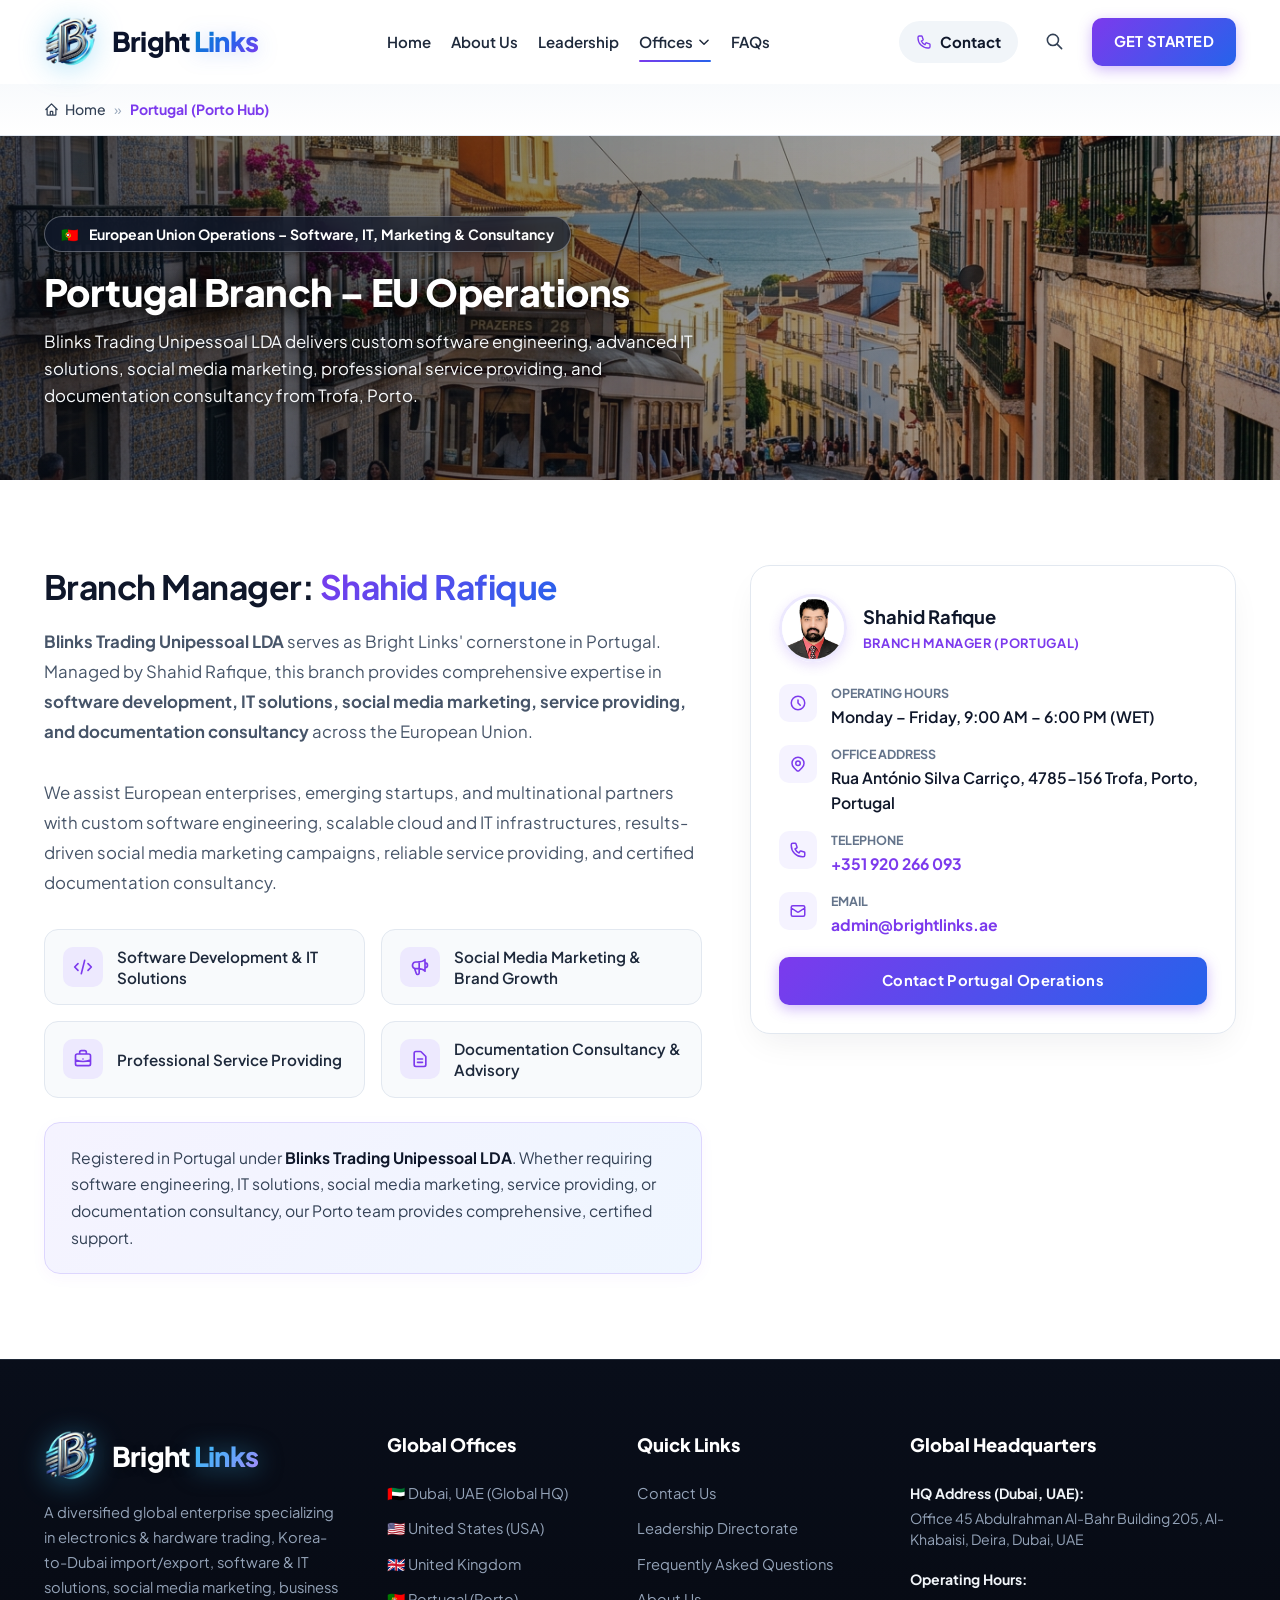
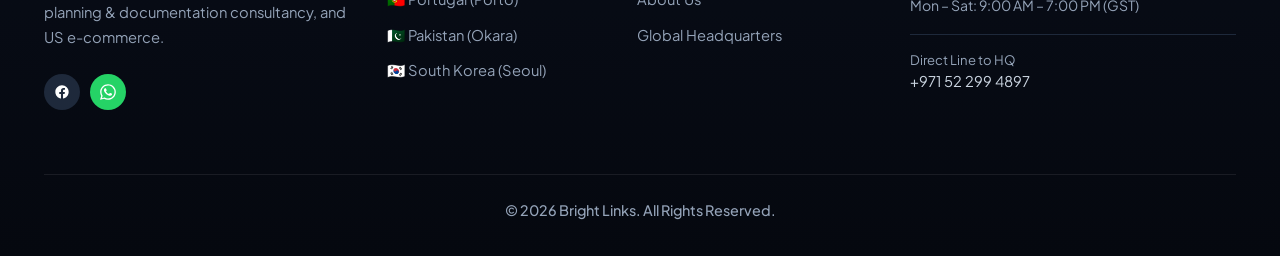
<file: portugal.html>
<!DOCTYPE html>
<html lang="en">
<head>
  <meta charset="UTF-8"/>
  <meta name="viewport" content="width=device-width, initial-scale=1.0"/>
  <title>Portugal Branch – Software, IT &amp; Marketing | Blinks Trading Unipessoal LDA</title>
  <meta name="description" content="Blinks Trading Unipessoal LDA, Trofa Porto, Portugal. Branch Manager: Shahid Rafique. Specialized in software development, IT solutions, social media marketing, service providing, and documentation consultancy."/>
  
  <link rel="icon" type="image/png" href="assets/images/logo-3d.png"/>
  <link rel="preconnect" href="https://fonts.googleapis.com">
  <link rel="preconnect" href="https://fonts.gstatic.com" crossorigin>
  <link href="https://fonts.googleapis.com/css2?family=Plus+Jakarta+Sans:wght@400;500;600;700;800&display=swap" rel="stylesheet">
  <link rel="stylesheet" href="assets/css/style.css"/>
</head>
<body>

  
  <!-- STICKY CORPORATE NAVBAR -->
  <header class="main-header">
    <div class="container navbar-container">
      <!-- Brand Logo -->
      <a href="index.html" class="brand-logo" title="Bright Links">
        <img src="assets/images/logo-icon.png?v=5" alt="Bright Links 3D Emblem" class="brand-logo-img"/>
        <span class="brand-name">
          <span class="brand-word-bright">Bright</span>
          <span class="brand-word-links">Links</span>
        </span>
      </a>

      <!-- Desktop Navigation Menu (NO "APPOINTMENT", JUST HOME, ABOUT US, LEADERSHIP, OFFICES, FAQS) -->
      <nav class="desktop-nav">
        <a href="index.html" class="nav-link ">Home</a>
        <a href="index.html#about" class="nav-link">About Us</a>
        <a href="index.html#leadership" class="nav-link">Leadership</a>
        
        <!-- Offices Dropdown -->
        <div class="nav-dropdown">
          <div class="nav-link dropdown-trigger active">
            <span>Offices</span>
            <svg fill="none" stroke="currentColor" stroke-width="2.5" viewBox="0 0 24 24">
              <path stroke-linecap="round" stroke-linejoin="round" d="M19 9l-7 7-7-7"/>
            </svg>
          </div>
          <div class="dropdown-panel">
            <div class="dropdown-header-title">Global Entities &amp; Hubs</div>
            
            <a href="dubai.html" class="dropdown-item ">
              <div class="dropdown-item-meta">
                <span class="flag-emoji">🇦🇪</span>
                <span>Dubai, UAE</span>
              </div>
              <span class="dropdown-branch-tag">Trading &amp; HQ</span>
            </a>
            <a href="usa.html" class="dropdown-item ">
              <div class="dropdown-item-meta">
                <span class="flag-emoji">🇺🇸</span>
                <span>United States (USA)</span>
              </div>
              <span class="dropdown-branch-tag">E-Commerce</span>
            </a>
            <a href="united-kingdom.html" class="dropdown-item ">
              <div class="dropdown-item-meta">
                <span class="flag-emoji">🇬🇧</span>
                <span>United Kingdom</span>
              </div>
              <span class="dropdown-branch-tag">Software &amp; IT</span>
            </a>
            <a href="portugal.html" class="dropdown-item active">
              <div class="dropdown-item-meta">
                <span class="flag-emoji">🇵🇹</span>
                <span>Portugal</span>
              </div>
              <span class="dropdown-branch-tag">Software &amp; IT</span>
            </a>
            <a href="pakistan.html" class="dropdown-item ">
              <div class="dropdown-item-meta">
                <span class="flag-emoji">🇵🇰</span>
                <span>Pakistan</span>
              </div>
              <span class="dropdown-branch-tag">Consultancy</span>
            </a>
            <a href="korea.html" class="dropdown-item ">
              <div class="dropdown-item-meta">
                <span class="flag-emoji">🇰🇷</span>
                <span>South Korea</span>
              </div>
              <span class="dropdown-branch-tag">Korea–Dubai</span>
            </a>
          </div>
        </div>

        <a href="index.html#faqs" class="nav-link">FAQs</a>
      </nav>

      <!-- Right Header Actions - CONTACT BUTTON ONLY (LEADS DIRECTLY TO CONTACT SECTION) -->
      <div class="header-actions">
        <a href="contact.html" class="header-contact-btn " title="Contact Our Offices">
          <svg fill="none" stroke="currentColor" stroke-width="2" viewBox="0 0 24 24">
            <path stroke-linecap="round" stroke-linejoin="round" d="M3 5a2 2 0 012-2h3.28a1 1 0 01.948.684l1.498 4.493a1 1 0 01-.502 1.21l-2.257 1.13a11.042 11.042 0 005.516 5.516l1.13-2.257a1 1 0 011.21-.502l4.493 1.498a1 1 0 01.684.949V19a2 2 0 01-2 2h-1C9.716 21 3 14.284 3 6V5z"/>
          </svg>
          <span>Contact</span>
        </a>

        <button class="header-tool-btn search-trigger-btn" title="Search site" aria-label="Search">
          <svg fill="none" stroke="currentColor" stroke-width="2" viewBox="0 0 24 24">
            <path stroke-linecap="round" stroke-linejoin="round" d="M21 21l-6-6m2-5a7 7 0 11-14 0 7 7 0 0114 0z"/>
          </svg>
        </button>

        <a href="contact.html" class="btn-cta">
          <span>GET STARTED</span>
        </a>

        <button class="mobile-nav-toggle" aria-label="Open mobile menu">
          <svg fill="none" stroke="currentColor" stroke-width="2" viewBox="0 0 24 24">
            <path stroke-linecap="round" stroke-linejoin="round" d="M4 6h16M4 12h16M4 18h16"/>
          </svg>
        </button>
      </div>
    </div>
  </header>


  <div class="breadcrumb-bar">
    <div class="container breadcrumb-trail">
      <a href="index.html">
        <svg width="15" height="15" fill="none" stroke="currentColor" stroke-width="2" viewBox="0 0 24 24"><path stroke-linecap="round" stroke-linejoin="round" d="M3 12l2-2m0 0l7-7 7 7M5 10v10a1 1 0 001 1h3m10-11l2 2m-2-2v10a1 1 0 01-1 1h-3m-6 0a1 1 0 001-1v-4a1 1 0 011-1h2a1 1 0 011 1v4a1 1 0 001 1m-6 0h6"/></svg>
        <span>Home</span>
      </a>
      <span class="breadcrumb-sep">&raquo;</span>
      <span class="breadcrumb-active">Portugal (Porto Hub)</span>
    </div>
  </div>

  <section class="country-banner-box portugal-bg">
    <div class="container">
      <div class="country-badge-tag-hero">
        <span>🇵🇹</span>
        <span>European Union Operations – Software, IT, Marketing &amp; Consultancy</span>
      </div>
      <h1 class="country-hero-head">Portugal Branch – EU Operations</h1>
      <p class="country-hero-desc">
        Blinks Trading Unipessoal LDA delivers custom software engineering, advanced IT solutions, social media marketing, professional service providing, and documentation consultancy from Trofa, Porto.
      </p>
    </div>
  </section>

  <section class="about-block">
    <div class="container branch-split-view">
      <div>
        <h2 class="office-main-heading">Branch Manager: <span class="gradient-text">Shahid Rafique</span></h2>
        
        <p class="about-body-paragraph">
          <strong>Blinks Trading Unipessoal LDA</strong> serves as Bright Links' cornerstone in Portugal. Managed by Shahid Rafique, this branch provides comprehensive expertise in <strong>software development, IT solutions, social media marketing, service providing, and documentation consultancy</strong> across the European Union.
        </p>
        <p class="about-body-paragraph">
          We assist European enterprises, emerging startups, and multinational partners with custom software engineering, scalable cloud and IT infrastructures, results-driven social media marketing campaigns, reliable service providing, and certified documentation consultancy.
        </p>

        <!-- Modern Feature Grid -->
        <div class="office-feature-grid">
          <div class="office-feature-tile">
            <div class="office-feature-icon">
              <svg fill="none" stroke="currentColor" stroke-width="2" viewBox="0 0 24 24"><path stroke-linecap="round" stroke-linejoin="round" d="M10 20l4-16m4 4l4 4-4 4M6 16l-4-4 4-4"/></svg>
            </div>
            <span class="office-feature-text">Software Development &amp; IT Solutions</span>
          </div>

          <div class="office-feature-tile">
            <div class="office-feature-icon">
              <svg fill="none" stroke="currentColor" stroke-width="2" viewBox="0 0 24 24"><path stroke-linecap="round" stroke-linejoin="round" d="M11 5.882V19.24a1.76 1.76 0 01-3.417.592l-2.147-6.15M18 13a3 3 0 100-6M5.436 13.683A4.001 4.001 0 017 6h1.832c4.1 0 7.625-1.234 9.168-3v14c-1.543-1.766-5.067-3-9.168-3H7a3.988 3.988 0 01-1.564-.317z"/></svg>
            </div>
            <span class="office-feature-text">Social Media Marketing &amp; Brand Growth</span>
          </div>

          <div class="office-feature-tile">
            <div class="office-feature-icon">
              <svg fill="none" stroke="currentColor" stroke-width="2" viewBox="0 0 24 24"><path stroke-linecap="round" stroke-linejoin="round" d="M21 13.255A23.931 23.931 0 0112 15c-3.183 0-6.22-.62-9-1.745M16 6V4a2 2 0 00-2-2h-4a2 2 0 00-2 2v2m4 6h.01M5 20h14a2 2 0 002-2V8a2 2 0 00-2-2H5a2 2 0 00-2 2v10a2 2 0 002 2z"/></svg>
            </div>
            <span class="office-feature-text">Professional Service Providing</span>
          </div>

          <div class="office-feature-tile">
            <div class="office-feature-icon">
              <svg fill="none" stroke="currentColor" stroke-width="2" viewBox="0 0 24 24"><path stroke-linecap="round" stroke-linejoin="round" d="M9 12h6m-6 4h6m2 5H7a2 2 0 01-2-2V5a2 2 0 012-2h5.586a1 1 0 01.707.293l5.414 5.414a1 1 0 01.293.707V19a2 2 0 01-2 2z"/></svg>
            </div>
            <span class="office-feature-text">Documentation Consultancy &amp; Advisory</span>
          </div>
        </div>

        <div class="location-snippet">
          Registered in Portugal under <strong>Blinks Trading Unipessoal LDA</strong>. Whether requiring software engineering, IT solutions, social media marketing, service providing, or documentation consultancy, our Porto team provides comprehensive, certified support.
        </div>
      </div>

      <!-- Branch Sidebar Card -->
      <aside class="branch-sidebar-card">
        <div class="branch-manager-header">
          <img src="assets/images/shahid-rafique.jpg" alt="Shahid Rafique" class="branch-manager-avatar"/>
          <div>
            <div class="branch-manager-name">Shahid Rafique</div>
            <div class="branch-manager-role">Branch Manager (Portugal)</div>
          </div>
        </div>

        <div class="branch-row-info">
          <div class="branch-row-icon">
            <svg fill="none" stroke="currentColor" stroke-width="2" viewBox="0 0 24 24"><path stroke-linecap="round" stroke-linejoin="round" d="M12 8v4l3 3m6-3a9 9 0 11-18 0 9 9 0 0118 0z"/></svg>
          </div>
          <div class="branch-row-detail">
            <span class="branch-row-label">Operating Hours</span>
            <span class="branch-row-value">Monday – Friday, 9:00 AM – 6:00 PM (WET)</span>
          </div>
        </div>

        <div class="branch-row-info">
          <div class="branch-row-icon">
            <svg fill="none" stroke="currentColor" stroke-width="2" viewBox="0 0 24 24"><path stroke-linecap="round" stroke-linejoin="round" d="M17.657 16.657L13.414 20.9a1.998 1.998 0 01-2.827 0l-4.244-4.243a8 8 0 1111.314 0z"/><path stroke-linecap="round" stroke-linejoin="round" d="M15 11a3 3 0 11-6 0 3 3 0 016 0z"/></svg>
          </div>
          <div class="branch-row-detail">
            <span class="branch-row-label">Office Address</span>
            <span class="branch-row-value">Rua António Silva Carriço, 4785-156 Trofa, Porto, Portugal</span>
          </div>
        </div>

        <div class="branch-row-info">
          <div class="branch-row-icon">
            <svg fill="none" stroke="currentColor" stroke-width="2" viewBox="0 0 24 24"><path stroke-linecap="round" stroke-linejoin="round" d="M3 5a2 2 0 012-2h3.28a1 1 0 01.948.684l1.498 4.493a1 1 0 01-.502 1.21l-2.257 1.13a11.042 11.042 0 005.516 5.516l1.13-2.257a1 1 0 011.21-.502l4.493 1.498a1 1 0 01.684.949V19a2 2 0 01-2 2h-1C9.716 21 3 14.284 3 6V5z"/></svg>
          </div>
          <div class="branch-row-detail">
            <span class="branch-row-label">Telephone</span>
            <span class="branch-row-value"><a href="tel:+351920266093" style="color:#7c3aed; font-weight:700;">+351 920 266 093</a></span>
          </div>
        </div>

        <div class="branch-row-info">
          <div class="branch-row-icon">
            <svg fill="none" stroke="currentColor" stroke-width="2" viewBox="0 0 24 24"><path stroke-linecap="round" stroke-linejoin="round" d="M3 8l7.89 5.26a2 2 0 002.22 0L21 8M5 19h14a2 2 0 002-2V7a2 2 0 00-2-2H5a2 2 0 00-2 2v10a2 2 0 002 2z"/></svg>
          </div>
          <div class="branch-row-detail">
            <span class="branch-row-label">Email</span>
            <span class="branch-row-value"><a href="mailto:admin@brightlinks.ae" style="color:#7c3aed; font-weight:700;">admin@brightlinks.ae</a></span>
          </div>
        </div>

        <div style="margin-top:20px;">
          <a href="contact.html" class="btn-cta" style="width:100%; justify-content:center;">
            <span>Contact Portugal Operations</span>
          </a>
        </div>
      </aside>
    </div>
  </section>

  
  <!-- CORPORATE FOOTER -->
  <footer class="corporate-footer">
    <div class="container">
      <div class="footer-quad-grid">
        <!-- Col 1: Brand Info -->
        <div>
          <div class="footer-brand-title">
            <img src="assets/images/logo-icon.png?v=5" alt="Bright Links 3D Emblem" class="brand-logo-img"/>
            <span class="brand-name">
              <span class="brand-word-bright">Bright</span>
              <span class="brand-word-links">Links</span>
            </span>
          </div>
          <p class="footer-desc-text">
            A diversified global enterprise specializing in electronics &amp; hardware trading, Korea-to-Dubai import/export, software &amp; IT solutions, social media marketing, business planning &amp; documentation consultancy, and US e-commerce.
          </p>
          <div style="display:flex; align-items:center; gap:10px; margin-bottom:14px;">
            <a href="https://facebook.com" target="_blank" rel="noopener" class="footer-social-btn" title="Facebook">
              <svg fill="currentColor" viewBox="0 0 24 24">
                <path d="M22 12c0-5.523-4.477-10-10-10S2 6.477 2 12c0 4.991 3.657 9.128 8.438 9.878v-6.987h-2.54V12h2.54V9.797c0-2.506 1.492-3.89 3.777-3.89 1.094 0 2.238.195 2.238.195v2.46h-1.26c-1.243 0-1.63.771-1.63 1.562V12h2.773l-.443 2.89h-2.33v6.988C18.343 21.128 22 16.991 22 12z"/>
              </svg>
            </a>
            <a href="https://wa.me/971522994897" target="_blank" rel="noopener" class="footer-social-btn" style="background:#25D366;" title="WhatsApp HQ">
              <svg class="wa-icon" viewBox="0 0 24 24" width="22" height="22" fill="currentColor"><path d="M17.472 14.382c-.301-.15-1.78-.878-2.056-.979-.275-.1-.475-.15-.675.15-.2.3-.775.979-.95 1.18-.175.2-.35.225-.65.075-.3-.15-1.267-.467-2.413-1.489-.892-.796-1.494-1.78-1.669-2.08-.175-.3-.019-.462.131-.611.135-.134.3-.35.45-.525.15-.175.2-.3.3-.5.1-.2.05-.375-.025-.525-.075-.15-.675-1.628-.925-2.228-.243-.585-.49-.506-.675-.515-.175-.008-.375-.01-.575-.01s-.525.075-.8.375c-.275.3-1.05 1.027-1.05 2.504s1.075 2.905 1.225 3.105c.15.2 2.115 3.23 5.124 4.53.716.31 1.275.495 1.71.634.72.23 1.375.197 1.894.12.578-.087 1.78-.727 2.03-1.429.25-.702.25-1.303.175-1.429-.075-.126-.275-.201-.575-.351zM12.004 21.75c-1.75 0-3.467-.46-4.975-1.33l-.356-.206-3.7 1.002.988-3.606-.232-.375a9.71 9.71 0 0 1-1.483-5.235c0-5.385 4.38-9.75 9.758-9.75 2.607 0 5.06 1.016 6.904 2.863a9.697 9.697 0 0 1 2.85 6.892c-.004 5.385-4.385 9.745-9.754 9.745zm8.337-18.08C18.12 1.455 15.176.25 12.004.25c-6.49 0-11.75 5.26-11.75 11.75 0 2.073.542 4.098 1.571 5.882L0 23.75l6.02-1.579a11.706 11.706 0 0 0 5.984 1.579c6.49 0 11.75-5.26 11.75-11.75 0-3.14-1.222-6.09-3.413-8.33z"/></svg>
            </a>
          </div>
        </div>

        <!-- Col 2: Global Offices (SEPARATE PAGES ONLY) -->
        <div>
          <h4 class="footer-col-header">Global Offices</h4>
          <ul class="footer-nav-list">
            <li><a href="dubai.html">🇦🇪 Dubai, UAE (Global HQ)</a></li>
            <li><a href="usa.html">🇺🇸 United States (USA)</a></li>
            <li><a href="united-kingdom.html">🇬🇧 United Kingdom</a></li>
            <li><a href="portugal.html">🇵🇹 Portugal (Porto)</a></li>
            <li><a href="pakistan.html">🇵🇰 Pakistan (Okara)</a></li>
            <li><a href="korea.html">🇰🇷 South Korea (Seoul)</a></li>
          </ul>
        </div>

        <!-- Col 3: Quick Links -->
        <div>
          <h4 class="footer-col-header">Quick Links</h4>
          <ul class="footer-nav-list">
            <li><a href="contact.html">Contact Us</a></li>
            <li><a href="index.html#leadership">Leadership Directorate</a></li>
            <li><a href="index.html#faqs">Frequently Asked Questions</a></li>
            <li><a href="index.html#about">About Us</a></li>
            <li><a href="dubai.html">Global Headquarters</a></li>
          </ul>
        </div>

        <!-- Col 4: Contact Information -->
        <div>
          <h4 class="footer-col-header">Global Headquarters</h4>
          <div class="footer-loc-item">
            <div class="footer-loc-label">HQ Address (Dubai, UAE):</div>
            <div class="footer-loc-address">Office 45 Abdulrahman Al-Bahr Building 205, Al-Khabaisi, Deira, Dubai, UAE</div>
          </div>
          <div class="footer-loc-item">
            <div class="footer-loc-label">Operating Hours:</div>
            <div class="footer-loc-address">Mon – Sat: 9:00 AM – 7:00 PM (GST)</div>
          </div>
          <div class="footer-phone-prominent">
            <div class="phone-intro">Direct Line to HQ</div>
            <a href="tel:+971522994897" class="phone-num-big">+971 52 299 4897</a>
          </div>
        </div>
      </div>

      <div class="footer-bottom-row">
        <div class="footer-copyright">&copy; 2026 Bright Links. All Rights Reserved.</div>
      </div>
    </div>
  </footer>

  <!-- MOBILE NAV DRAWER -->
  <div class="mobile-nav-drawer">
    <div class="mobile-drawer-body mobile-drawer-inner">
      <div class="mobile-drawer-top">
        <div style="display:flex; align-items:center; gap:10px;">
          <img src="assets/images/logo-icon.png?v=5" alt="Bright Links" style="height:36px; width:auto; filter:drop-shadow(0 2px 8px rgba(14,165,233,0.3));"/>
          <span style="font-family:'Plus Jakarta Sans',sans-serif; font-size:1.3rem; font-weight:800; letter-spacing:-0.03em;">
            <span style="color:#0b132b;">Bright</span> <span style="background:linear-gradient(135deg, #0284c7, #2563eb); -webkit-background-clip:text; -webkit-text-fill-color:transparent;">Links</span>
          </span>
        </div>
        <button class="close-drawer-btn" aria-label="Close Navigation">&times;</button>
      </div>

      <div class="mobile-link-list">
        <a href="index.html" class="mob-link">Home</a>
        <a href="index.html#about" class="mob-link">About Us</a>
        <a href="index.html#leadership" class="mob-link">Leadership</a>
        <a href="index.html#faqs" class="mob-link">FAQs</a>
        
        <div class="mob-offices-block">
          <div class="mob-offices-title">Global Offices</div>
          <div class="mob-sub-countries">
            <a href="dubai.html" class="mob-country-link">
              <span class="mob-flag">🇦🇪</span>
              <span>Dubai, UAE (Global HQ)</span>
            </a>
            <a href="usa.html" class="mob-country-link">
              <span class="mob-flag">🇺🇸</span>
              <span>United States (USA)</span>
            </a>
            <a href="united-kingdom.html" class="mob-country-link">
              <span class="mob-flag">🇬🇧</span>
              <span>United Kingdom</span>
            </a>
            <a href="portugal.html" class="mob-country-link">
              <span class="mob-flag">🇵🇹</span>
              <span>Portugal (Porto)</span>
            </a>
            <a href="pakistan.html" class="mob-country-link">
              <span class="mob-flag">🇵🇰</span>
              <span>Pakistan (Okara)</span>
            </a>
            <a href="korea.html" class="mob-country-link">
              <span class="mob-flag">🇰🇷</span>
              <span>South Korea (Seoul)</span>
            </a>
          </div>
        </div>
      </div>
      
      <div class="mob-drawer-footer">
        <a href="contact.html" class="mob-btn-primary">Contact Us</a>
        <a href="https://wa.me/971522994897" target="_blank" rel="noopener" class="mob-btn-whatsapp">
          <svg class="wa-icon" viewBox="0 0 24 24" width="18" height="18" fill="currentColor"><path d="M17.472 14.382c-.301-.15-1.78-.878-2.056-.979-.275-.1-.475-.15-.675.15-.2.3-.775.979-.95 1.18-.175.2-.35.225-.65.075-.3-.15-1.267-.467-2.413-1.489-.892-.796-1.494-1.78-1.669-2.08-.175-.3-.019-.462.131-.611.135-.134.3-.35.45-.525.15-.175.2-.3.3-.5.1-.2.05-.375-.025-.525-.075-.15-.675-1.628-.925-2.228-.243-.585-.49-.506-.675-.515-.175-.008-.375-.01-.575-.01s-.525.075-.8.375c-.275.3-1.05 1.027-1.05 2.504s1.075 2.905 1.225 3.105c.15.2 2.115 3.23 5.124 4.53.716.31 1.275.495 1.71.634.72.23 1.375.197 1.894.12.578-.087 1.78-.727 2.03-1.429.25-.702.25-1.303.175-1.429-.075-.126-.275-.201-.575-.351zM12.004 21.75c-1.75 0-3.467-.46-4.975-1.33l-.356-.206-3.7 1.002.988-3.606-.232-.375a9.71 9.71 0 0 1-1.483-5.235c0-5.385 4.38-9.75 9.758-9.75 2.607 0 5.06 1.016 6.904 2.863a9.697 9.697 0 0 1 2.85 6.892c-.004 5.385-4.385 9.745-9.754 9.745zm8.337-18.08C18.12 1.455 15.176.25 12.004.25c-6.49 0-11.75 5.26-11.75 11.75 0 2.073.542 4.098 1.571 5.882L0 23.75l6.02-1.579a11.706 11.706 0 0 0 5.984 1.579c6.49 0 11.75-5.26 11.75-11.75 0-3.14-1.222-6.09-3.413-8.33z"/></svg>
          <span>WhatsApp Dubai HQ</span>
        </a>
        <div class="mob-contact-subtext">Office 45, Al-Khabaisi, Deira, Dubai</div>
      </div>
    </div>
  </div>

  <!-- SEARCH MODAL -->
  <div class="search-modal-backdrop">
    <div class="search-modal-card">
      <div style="display:flex; justify-content:space-between; align-items:center; margin-bottom:16px;">
        <h3 style="font-size:1.2rem; font-weight:700; color:#0f172a;">Search Bright Links Global</h3>
        <button class="close-search-modal" style="background:none; border:none; font-size:1.4rem; cursor:pointer;">&times;</button>
      </div>
      <input type="text" class="search-input-field" placeholder="Search offices, countries, managers, IT services..."/>
      <ul class="search-results-box"></ul>
    </div>
  </div>

  <script src="assets/js/main.js"></script>
</body>
</html>
</file>
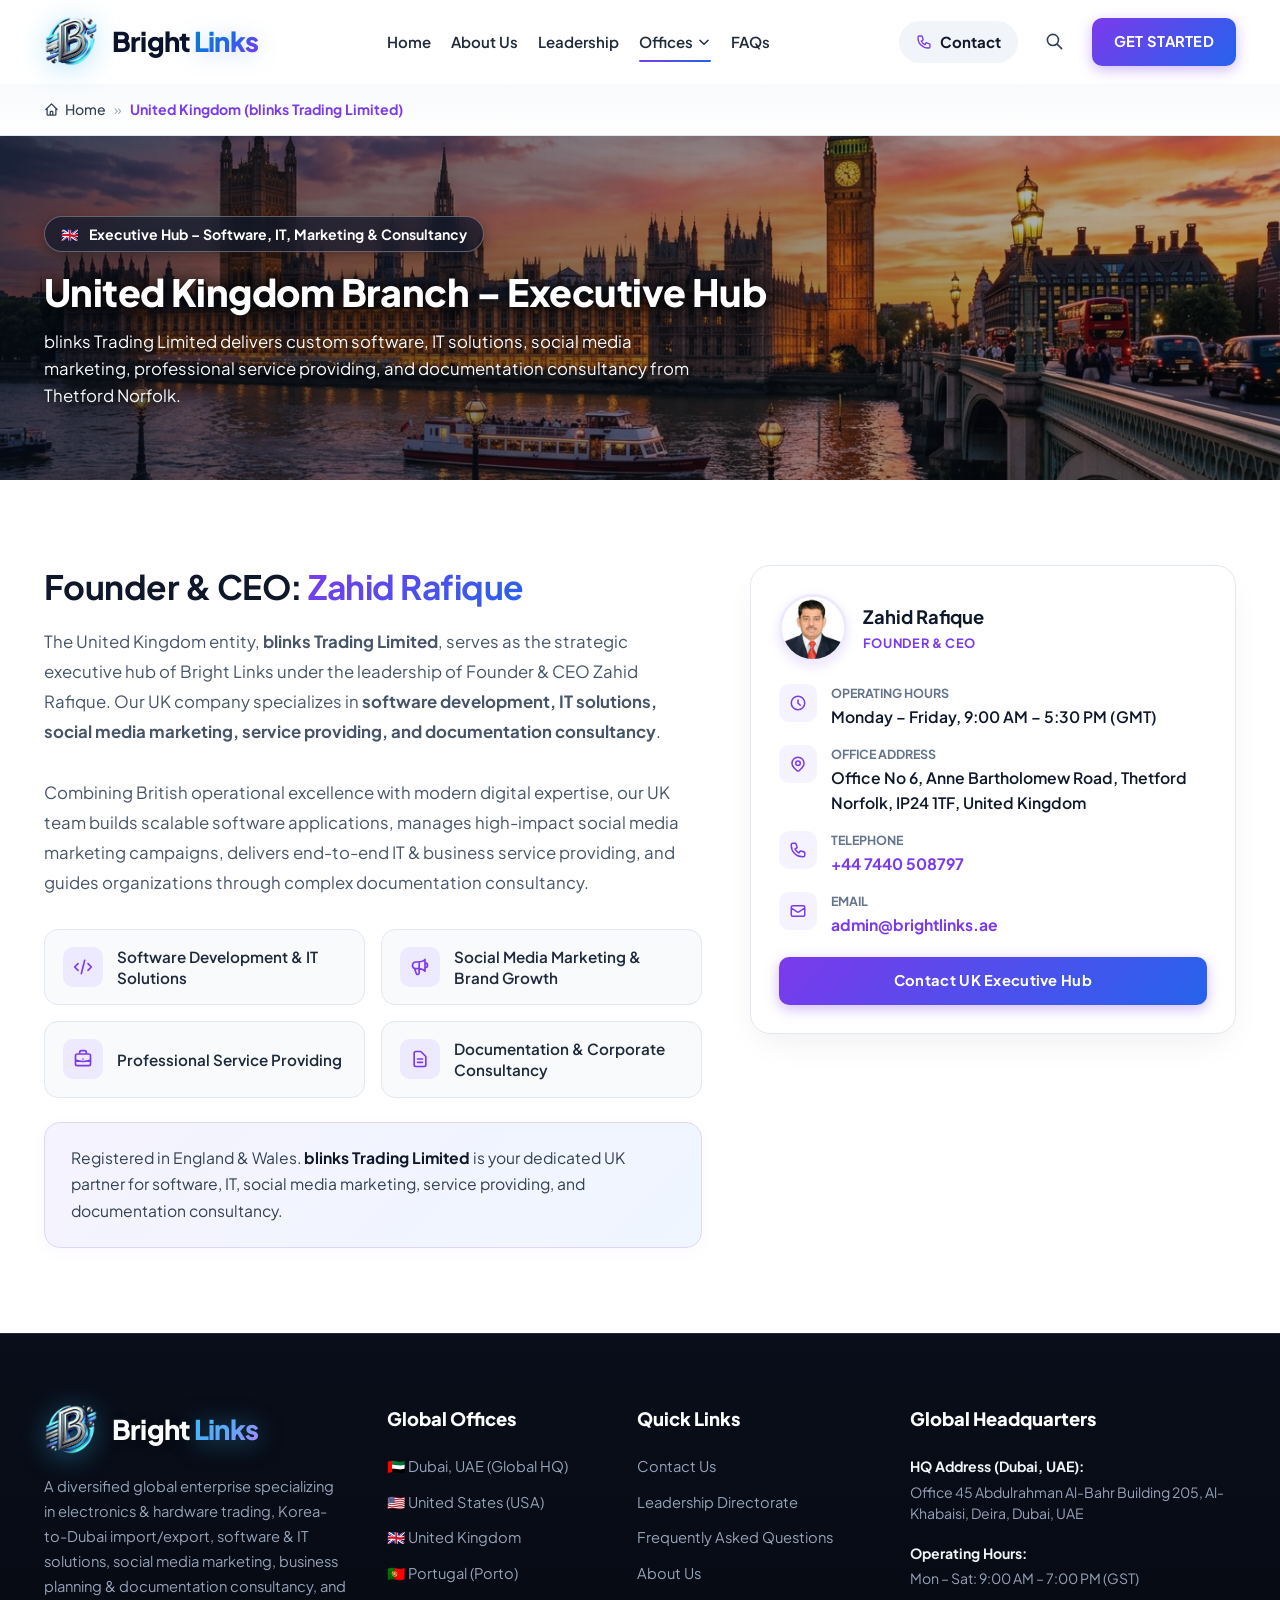
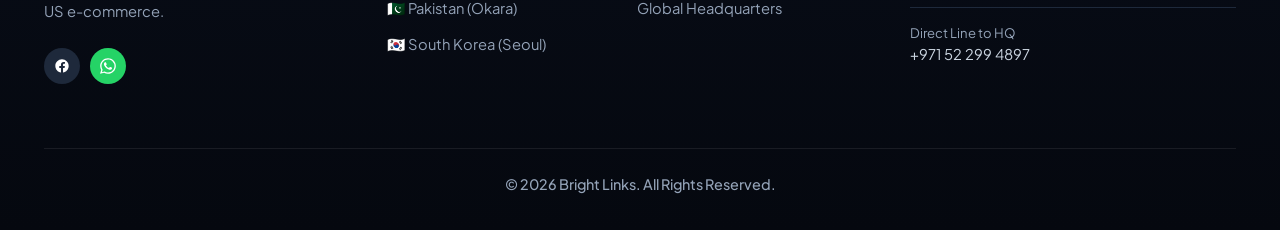
<file: united-kingdom.html>
<!DOCTYPE html>
<html lang="en">
<head>
  <meta charset="UTF-8"/>
  <meta name="viewport" content="width=device-width, initial-scale=1.0"/>
  <title>United Kingdom Branch – Software, IT &amp; Marketing | blinks Trading Limited</title>
  <meta name="description" content="blinks Trading Limited, Thetford Norfolk UK. Founder &amp; CEO: Zahid Rafique. Software development, IT solutions, social media marketing, service providing, and documentation consultancy."/>
  
  <link rel="icon" type="image/png" href="assets/images/logo-3d.png"/>
  <link rel="preconnect" href="https://fonts.googleapis.com">
  <link rel="preconnect" href="https://fonts.gstatic.com" crossorigin>
  <link href="https://fonts.googleapis.com/css2?family=Plus+Jakarta+Sans:wght@400;500;600;700;800&display=swap" rel="stylesheet">
  <link rel="stylesheet" href="assets/css/style.css"/>
</head>
<body>

  
  <!-- STICKY CORPORATE NAVBAR -->
  <header class="main-header">
    <div class="container navbar-container">
      <!-- Brand Logo -->
      <a href="index.html" class="brand-logo" title="Bright Links">
        <img src="assets/images/logo-icon.png?v=5" alt="Bright Links 3D Emblem" class="brand-logo-img"/>
        <span class="brand-name">
          <span class="brand-word-bright">Bright</span>
          <span class="brand-word-links">Links</span>
        </span>
      </a>

      <!-- Desktop Navigation Menu (NO "APPOINTMENT", JUST HOME, ABOUT US, LEADERSHIP, OFFICES, FAQS) -->
      <nav class="desktop-nav">
        <a href="index.html" class="nav-link ">Home</a>
        <a href="index.html#about" class="nav-link">About Us</a>
        <a href="index.html#leadership" class="nav-link">Leadership</a>
        
        <!-- Offices Dropdown -->
        <div class="nav-dropdown">
          <div class="nav-link dropdown-trigger active">
            <span>Offices</span>
            <svg fill="none" stroke="currentColor" stroke-width="2.5" viewBox="0 0 24 24">
              <path stroke-linecap="round" stroke-linejoin="round" d="M19 9l-7 7-7-7"/>
            </svg>
          </div>
          <div class="dropdown-panel">
            <div class="dropdown-header-title">Global Entities &amp; Hubs</div>
            
            <a href="dubai.html" class="dropdown-item ">
              <div class="dropdown-item-meta">
                <span class="flag-emoji">🇦🇪</span>
                <span>Dubai, UAE</span>
              </div>
              <span class="dropdown-branch-tag">Trading &amp; HQ</span>
            </a>
            <a href="usa.html" class="dropdown-item ">
              <div class="dropdown-item-meta">
                <span class="flag-emoji">🇺🇸</span>
                <span>United States (USA)</span>
              </div>
              <span class="dropdown-branch-tag">E-Commerce</span>
            </a>
            <a href="united-kingdom.html" class="dropdown-item active">
              <div class="dropdown-item-meta">
                <span class="flag-emoji">🇬🇧</span>
                <span>United Kingdom</span>
              </div>
              <span class="dropdown-branch-tag">Software &amp; IT</span>
            </a>
            <a href="portugal.html" class="dropdown-item ">
              <div class="dropdown-item-meta">
                <span class="flag-emoji">🇵🇹</span>
                <span>Portugal</span>
              </div>
              <span class="dropdown-branch-tag">Software &amp; IT</span>
            </a>
            <a href="pakistan.html" class="dropdown-item ">
              <div class="dropdown-item-meta">
                <span class="flag-emoji">🇵🇰</span>
                <span>Pakistan</span>
              </div>
              <span class="dropdown-branch-tag">Consultancy</span>
            </a>
            <a href="korea.html" class="dropdown-item ">
              <div class="dropdown-item-meta">
                <span class="flag-emoji">🇰🇷</span>
                <span>South Korea</span>
              </div>
              <span class="dropdown-branch-tag">Korea–Dubai</span>
            </a>
          </div>
        </div>

        <a href="index.html#faqs" class="nav-link">FAQs</a>
      </nav>

      <!-- Right Header Actions - CONTACT BUTTON ONLY (LEADS DIRECTLY TO CONTACT SECTION) -->
      <div class="header-actions">
        <a href="contact.html" class="header-contact-btn " title="Contact Our Offices">
          <svg fill="none" stroke="currentColor" stroke-width="2" viewBox="0 0 24 24">
            <path stroke-linecap="round" stroke-linejoin="round" d="M3 5a2 2 0 012-2h3.28a1 1 0 01.948.684l1.498 4.493a1 1 0 01-.502 1.21l-2.257 1.13a11.042 11.042 0 005.516 5.516l1.13-2.257a1 1 0 011.21-.502l4.493 1.498a1 1 0 01.684.949V19a2 2 0 01-2 2h-1C9.716 21 3 14.284 3 6V5z"/>
          </svg>
          <span>Contact</span>
        </a>

        <button class="header-tool-btn search-trigger-btn" title="Search site" aria-label="Search">
          <svg fill="none" stroke="currentColor" stroke-width="2" viewBox="0 0 24 24">
            <path stroke-linecap="round" stroke-linejoin="round" d="M21 21l-6-6m2-5a7 7 0 11-14 0 7 7 0 0114 0z"/>
          </svg>
        </button>

        <a href="contact.html" class="btn-cta">
          <span>GET STARTED</span>
        </a>

        <button class="mobile-nav-toggle" aria-label="Open mobile menu">
          <svg fill="none" stroke="currentColor" stroke-width="2" viewBox="0 0 24 24">
            <path stroke-linecap="round" stroke-linejoin="round" d="M4 6h16M4 12h16M4 18h16"/>
          </svg>
        </button>
      </div>
    </div>
  </header>


  <div class="breadcrumb-bar">
    <div class="container breadcrumb-trail">
      <a href="index.html">
        <svg width="15" height="15" fill="none" stroke="currentColor" stroke-width="2" viewBox="0 0 24 24"><path stroke-linecap="round" stroke-linejoin="round" d="M3 12l2-2m0 0l7-7 7 7M5 10v10a1 1 0 001 1h3m10-11l2 2m-2-2v10a1 1 0 01-1 1h-3m-6 0a1 1 0 001-1v-4a1 1 0 011-1h2a1 1 0 011 1v4a1 1 0 001 1m-6 0h6"/></svg>
        <span>Home</span>
      </a>
      <span class="breadcrumb-sep">&raquo;</span>
      <span class="breadcrumb-active">United Kingdom (blinks Trading Limited)</span>
    </div>
  </div>

  <section class="country-banner-box uk-bg">
    <div class="container">
      <div class="country-badge-tag-hero">
        <span>🇬🇧</span>
        <span>Executive Hub – Software, IT, Marketing &amp; Consultancy</span>
      </div>
      <h1 class="country-hero-head">United Kingdom Branch – Executive Hub</h1>
      <p class="country-hero-desc">
        blinks Trading Limited delivers custom software, IT solutions, social media marketing, professional service providing, and documentation consultancy from Thetford Norfolk.
      </p>
    </div>
  </section>

  <section class="about-block">
    <div class="container branch-split-view">
      <div>
        <h2 class="office-main-heading">Founder &amp; CEO: <span class="gradient-text">Zahid Rafique</span></h2>
        
        <p class="about-body-paragraph">
          The United Kingdom entity, <strong>blinks Trading Limited</strong>, serves as the strategic executive hub of Bright Links under the leadership of Founder &amp; CEO Zahid Rafique. Our UK company specializes in <strong>software development, IT solutions, social media marketing, service providing, and documentation consultancy</strong>.
        </p>
        <p class="about-body-paragraph">
          Combining British operational excellence with modern digital expertise, our UK team builds scalable software applications, manages high-impact social media marketing campaigns, delivers end-to-end IT &amp; business service providing, and guides organizations through complex documentation consultancy.
        </p>

        <!-- Modern Feature Grid -->
        <div class="office-feature-grid">
          <div class="office-feature-tile">
            <div class="office-feature-icon">
              <svg fill="none" stroke="currentColor" stroke-width="2" viewBox="0 0 24 24"><path stroke-linecap="round" stroke-linejoin="round" d="M10 20l4-16m4 4l4 4-4 4M6 16l-4-4 4-4"/></svg>
            </div>
            <span class="office-feature-text">Software Development &amp; IT Solutions</span>
          </div>

          <div class="office-feature-tile">
            <div class="office-feature-icon">
              <svg fill="none" stroke="currentColor" stroke-width="2" viewBox="0 0 24 24"><path stroke-linecap="round" stroke-linejoin="round" d="M11 5.882V19.24a1.76 1.76 0 01-3.417.592l-2.147-6.15M18 13a3 3 0 100-6M5.436 13.683A4.001 4.001 0 017 6h1.832c4.1 0 7.625-1.234 9.168-3v14c-1.543-1.766-5.067-3-9.168-3H7a3.988 3.988 0 01-1.564-.317z"/></svg>
            </div>
            <span class="office-feature-text">Social Media Marketing &amp; Brand Growth</span>
          </div>

          <div class="office-feature-tile">
            <div class="office-feature-icon">
              <svg fill="none" stroke="currentColor" stroke-width="2" viewBox="0 0 24 24"><path stroke-linecap="round" stroke-linejoin="round" d="M21 13.255A23.931 23.931 0 0112 15c-3.183 0-6.22-.62-9-1.745M16 6V4a2 2 0 00-2-2h-4a2 2 0 00-2 2v2m4 6h.01M5 20h14a2 2 0 002-2V8a2 2 0 00-2-2H5a2 2 0 00-2 2v10a2 2 0 002 2z"/></svg>
            </div>
            <span class="office-feature-text">Professional Service Providing</span>
          </div>

          <div class="office-feature-tile">
            <div class="office-feature-icon">
              <svg fill="none" stroke="currentColor" stroke-width="2" viewBox="0 0 24 24"><path stroke-linecap="round" stroke-linejoin="round" d="M9 12h6m-6 4h6m2 5H7a2 2 0 01-2-2V5a2 2 0 012-2h5.586a1 1 0 01.707.293l5.414 5.414a1 1 0 01.293.707V19a2 2 0 01-2 2z"/></svg>
            </div>
            <span class="office-feature-text">Documentation &amp; Corporate Consultancy</span>
          </div>
        </div>

        <div class="location-snippet">
          Registered in England &amp; Wales. <strong>blinks Trading Limited</strong> is your dedicated UK partner for software, IT, social media marketing, service providing, and documentation consultancy.
        </div>
      </div>

      <!-- Branch Sidebar Card -->
      <aside class="branch-sidebar-card">
        <div class="branch-manager-header">
          <img src="assets/images/zahid-rafique.jpg" alt="Zahid Rafique" class="branch-manager-avatar"/>
          <div>
            <div class="branch-manager-name">Zahid Rafique</div>
            <div class="branch-manager-role">Founder &amp; CEO</div>
          </div>
        </div>

        <div class="branch-row-info">
          <div class="branch-row-icon">
            <svg fill="none" stroke="currentColor" stroke-width="2" viewBox="0 0 24 24"><path stroke-linecap="round" stroke-linejoin="round" d="M12 8v4l3 3m6-3a9 9 0 11-18 0 9 9 0 0118 0z"/></svg>
          </div>
          <div class="branch-row-detail">
            <span class="branch-row-label">Operating Hours</span>
            <span class="branch-row-value">Monday – Friday, 9:00 AM – 5:30 PM (GMT)</span>
          </div>
        </div>

        <div class="branch-row-info">
          <div class="branch-row-icon">
            <svg fill="none" stroke="currentColor" stroke-width="2" viewBox="0 0 24 24"><path stroke-linecap="round" stroke-linejoin="round" d="M17.657 16.657L13.414 20.9a1.998 1.998 0 01-2.827 0l-4.244-4.243a8 8 0 1111.314 0z"/><path stroke-linecap="round" stroke-linejoin="round" d="M15 11a3 3 0 11-6 0 3 3 0 016 0z"/></svg>
          </div>
          <div class="branch-row-detail">
            <span class="branch-row-label">Office Address</span>
            <span class="branch-row-value">Office No 6, Anne Bartholomew Road, Thetford Norfolk, IP24 1TF, United Kingdom</span>
          </div>
        </div>

        <div class="branch-row-info">
          <div class="branch-row-icon">
            <svg fill="none" stroke="currentColor" stroke-width="2" viewBox="0 0 24 24"><path stroke-linecap="round" stroke-linejoin="round" d="M3 5a2 2 0 012-2h3.28a1 1 0 01.948.684l1.498 4.493a1 1 0 01-.502 1.21l-2.257 1.13a11.042 11.042 0 005.516 5.516l1.13-2.257a1 1 0 011.21-.502l4.493 1.498a1 1 0 01.684.949V19a2 2 0 01-2 2h-1C9.716 21 3 14.284 3 6V5z"/></svg>
          </div>
          <div class="branch-row-detail">
            <span class="branch-row-label">Telephone</span>
            <span class="branch-row-value"><a href="tel:+447440508797" style="color:#7c3aed; font-weight:700;">+44 7440 508797</a></span>
          </div>
        </div>

        <div class="branch-row-info">
          <div class="branch-row-icon">
            <svg fill="none" stroke="currentColor" stroke-width="2" viewBox="0 0 24 24"><path stroke-linecap="round" stroke-linejoin="round" d="M3 8l7.89 5.26a2 2 0 002.22 0L21 8M5 19h14a2 2 0 002-2V7a2 2 0 00-2-2H5a2 2 0 00-2 2v10a2 2 0 002 2z"/></svg>
          </div>
          <div class="branch-row-detail">
            <span class="branch-row-label">Email</span>
            <span class="branch-row-value"><a href="mailto:admin@brightlinks.ae" style="color:#7c3aed; font-weight:700;">admin@brightlinks.ae</a></span>
          </div>
        </div>

        <div style="margin-top:20px;">
          <a href="contact.html" class="btn-cta" style="width:100%; justify-content:center;">
            <span>Contact UK Executive Hub</span>
          </a>
        </div>
      </aside>
    </div>
  </section>

  
  <!-- CORPORATE FOOTER -->
  <footer class="corporate-footer">
    <div class="container">
      <div class="footer-quad-grid">
        <!-- Col 1: Brand Info -->
        <div>
          <div class="footer-brand-title">
            <img src="assets/images/logo-icon.png?v=5" alt="Bright Links 3D Emblem" class="brand-logo-img"/>
            <span class="brand-name">
              <span class="brand-word-bright">Bright</span>
              <span class="brand-word-links">Links</span>
            </span>
          </div>
          <p class="footer-desc-text">
            A diversified global enterprise specializing in electronics &amp; hardware trading, Korea-to-Dubai import/export, software &amp; IT solutions, social media marketing, business planning &amp; documentation consultancy, and US e-commerce.
          </p>
          <div style="display:flex; align-items:center; gap:10px; margin-bottom:14px;">
            <a href="https://facebook.com" target="_blank" rel="noopener" class="footer-social-btn" title="Facebook">
              <svg fill="currentColor" viewBox="0 0 24 24">
                <path d="M22 12c0-5.523-4.477-10-10-10S2 6.477 2 12c0 4.991 3.657 9.128 8.438 9.878v-6.987h-2.54V12h2.54V9.797c0-2.506 1.492-3.89 3.777-3.89 1.094 0 2.238.195 2.238.195v2.46h-1.26c-1.243 0-1.63.771-1.63 1.562V12h2.773l-.443 2.89h-2.33v6.988C18.343 21.128 22 16.991 22 12z"/>
              </svg>
            </a>
            <a href="https://wa.me/971522994897" target="_blank" rel="noopener" class="footer-social-btn" style="background:#25D366;" title="WhatsApp HQ">
              <svg class="wa-icon" viewBox="0 0 24 24" width="22" height="22" fill="currentColor"><path d="M17.472 14.382c-.301-.15-1.78-.878-2.056-.979-.275-.1-.475-.15-.675.15-.2.3-.775.979-.95 1.18-.175.2-.35.225-.65.075-.3-.15-1.267-.467-2.413-1.489-.892-.796-1.494-1.78-1.669-2.08-.175-.3-.019-.462.131-.611.135-.134.3-.35.45-.525.15-.175.2-.3.3-.5.1-.2.05-.375-.025-.525-.075-.15-.675-1.628-.925-2.228-.243-.585-.49-.506-.675-.515-.175-.008-.375-.01-.575-.01s-.525.075-.8.375c-.275.3-1.05 1.027-1.05 2.504s1.075 2.905 1.225 3.105c.15.2 2.115 3.23 5.124 4.53.716.31 1.275.495 1.71.634.72.23 1.375.197 1.894.12.578-.087 1.78-.727 2.03-1.429.25-.702.25-1.303.175-1.429-.075-.126-.275-.201-.575-.351zM12.004 21.75c-1.75 0-3.467-.46-4.975-1.33l-.356-.206-3.7 1.002.988-3.606-.232-.375a9.71 9.71 0 0 1-1.483-5.235c0-5.385 4.38-9.75 9.758-9.75 2.607 0 5.06 1.016 6.904 2.863a9.697 9.697 0 0 1 2.85 6.892c-.004 5.385-4.385 9.745-9.754 9.745zm8.337-18.08C18.12 1.455 15.176.25 12.004.25c-6.49 0-11.75 5.26-11.75 11.75 0 2.073.542 4.098 1.571 5.882L0 23.75l6.02-1.579a11.706 11.706 0 0 0 5.984 1.579c6.49 0 11.75-5.26 11.75-11.75 0-3.14-1.222-6.09-3.413-8.33z"/></svg>
            </a>
          </div>
        </div>

        <!-- Col 2: Global Offices (SEPARATE PAGES ONLY) -->
        <div>
          <h4 class="footer-col-header">Global Offices</h4>
          <ul class="footer-nav-list">
            <li><a href="dubai.html">🇦🇪 Dubai, UAE (Global HQ)</a></li>
            <li><a href="usa.html">🇺🇸 United States (USA)</a></li>
            <li><a href="united-kingdom.html">🇬🇧 United Kingdom</a></li>
            <li><a href="portugal.html">🇵🇹 Portugal (Porto)</a></li>
            <li><a href="pakistan.html">🇵🇰 Pakistan (Okara)</a></li>
            <li><a href="korea.html">🇰🇷 South Korea (Seoul)</a></li>
          </ul>
        </div>

        <!-- Col 3: Quick Links -->
        <div>
          <h4 class="footer-col-header">Quick Links</h4>
          <ul class="footer-nav-list">
            <li><a href="contact.html">Contact Us</a></li>
            <li><a href="index.html#leadership">Leadership Directorate</a></li>
            <li><a href="index.html#faqs">Frequently Asked Questions</a></li>
            <li><a href="index.html#about">About Us</a></li>
            <li><a href="dubai.html">Global Headquarters</a></li>
          </ul>
        </div>

        <!-- Col 4: Contact Information -->
        <div>
          <h4 class="footer-col-header">Global Headquarters</h4>
          <div class="footer-loc-item">
            <div class="footer-loc-label">HQ Address (Dubai, UAE):</div>
            <div class="footer-loc-address">Office 45 Abdulrahman Al-Bahr Building 205, Al-Khabaisi, Deira, Dubai, UAE</div>
          </div>
          <div class="footer-loc-item">
            <div class="footer-loc-label">Operating Hours:</div>
            <div class="footer-loc-address">Mon – Sat: 9:00 AM – 7:00 PM (GST)</div>
          </div>
          <div class="footer-phone-prominent">
            <div class="phone-intro">Direct Line to HQ</div>
            <a href="tel:+971522994897" class="phone-num-big">+971 52 299 4897</a>
          </div>
        </div>
      </div>

      <div class="footer-bottom-row">
        <div class="footer-copyright">&copy; 2026 Bright Links. All Rights Reserved.</div>
      </div>
    </div>
  </footer>

  <!-- MOBILE NAV DRAWER -->
  <div class="mobile-nav-drawer">
    <div class="mobile-drawer-body mobile-drawer-inner">
      <div class="mobile-drawer-top">
        <div style="display:flex; align-items:center; gap:10px;">
          <img src="assets/images/logo-icon.png?v=5" alt="Bright Links" style="height:36px; width:auto; filter:drop-shadow(0 2px 8px rgba(14,165,233,0.3));"/>
          <span style="font-family:'Plus Jakarta Sans',sans-serif; font-size:1.3rem; font-weight:800; letter-spacing:-0.03em;">
            <span style="color:#0b132b;">Bright</span> <span style="background:linear-gradient(135deg, #0284c7, #2563eb); -webkit-background-clip:text; -webkit-text-fill-color:transparent;">Links</span>
          </span>
        </div>
        <button class="close-drawer-btn" aria-label="Close Navigation">&times;</button>
      </div>

      <div class="mobile-link-list">
        <a href="index.html" class="mob-link">Home</a>
        <a href="index.html#about" class="mob-link">About Us</a>
        <a href="index.html#leadership" class="mob-link">Leadership</a>
        <a href="index.html#faqs" class="mob-link">FAQs</a>
        
        <div class="mob-offices-block">
          <div class="mob-offices-title">Global Offices</div>
          <div class="mob-sub-countries">
            <a href="dubai.html" class="mob-country-link">
              <span class="mob-flag">🇦🇪</span>
              <span>Dubai, UAE (Global HQ)</span>
            </a>
            <a href="usa.html" class="mob-country-link">
              <span class="mob-flag">🇺🇸</span>
              <span>United States (USA)</span>
            </a>
            <a href="united-kingdom.html" class="mob-country-link">
              <span class="mob-flag">🇬🇧</span>
              <span>United Kingdom</span>
            </a>
            <a href="portugal.html" class="mob-country-link">
              <span class="mob-flag">🇵🇹</span>
              <span>Portugal (Porto)</span>
            </a>
            <a href="pakistan.html" class="mob-country-link">
              <span class="mob-flag">🇵🇰</span>
              <span>Pakistan (Okara)</span>
            </a>
            <a href="korea.html" class="mob-country-link">
              <span class="mob-flag">🇰🇷</span>
              <span>South Korea (Seoul)</span>
            </a>
          </div>
        </div>
      </div>
      
      <div class="mob-drawer-footer">
        <a href="contact.html" class="mob-btn-primary">Contact Us</a>
        <a href="https://wa.me/971522994897" target="_blank" rel="noopener" class="mob-btn-whatsapp">
          <svg class="wa-icon" viewBox="0 0 24 24" width="18" height="18" fill="currentColor"><path d="M17.472 14.382c-.301-.15-1.78-.878-2.056-.979-.275-.1-.475-.15-.675.15-.2.3-.775.979-.95 1.18-.175.2-.35.225-.65.075-.3-.15-1.267-.467-2.413-1.489-.892-.796-1.494-1.78-1.669-2.08-.175-.3-.019-.462.131-.611.135-.134.3-.35.45-.525.15-.175.2-.3.3-.5.1-.2.05-.375-.025-.525-.075-.15-.675-1.628-.925-2.228-.243-.585-.49-.506-.675-.515-.175-.008-.375-.01-.575-.01s-.525.075-.8.375c-.275.3-1.05 1.027-1.05 2.504s1.075 2.905 1.225 3.105c.15.2 2.115 3.23 5.124 4.53.716.31 1.275.495 1.71.634.72.23 1.375.197 1.894.12.578-.087 1.78-.727 2.03-1.429.25-.702.25-1.303.175-1.429-.075-.126-.275-.201-.575-.351zM12.004 21.75c-1.75 0-3.467-.46-4.975-1.33l-.356-.206-3.7 1.002.988-3.606-.232-.375a9.71 9.71 0 0 1-1.483-5.235c0-5.385 4.38-9.75 9.758-9.75 2.607 0 5.06 1.016 6.904 2.863a9.697 9.697 0 0 1 2.85 6.892c-.004 5.385-4.385 9.745-9.754 9.745zm8.337-18.08C18.12 1.455 15.176.25 12.004.25c-6.49 0-11.75 5.26-11.75 11.75 0 2.073.542 4.098 1.571 5.882L0 23.75l6.02-1.579a11.706 11.706 0 0 0 5.984 1.579c6.49 0 11.75-5.26 11.75-11.75 0-3.14-1.222-6.09-3.413-8.33z"/></svg>
          <span>WhatsApp Dubai HQ</span>
        </a>
        <div class="mob-contact-subtext">Office 45, Al-Khabaisi, Deira, Dubai</div>
      </div>
    </div>
  </div>

  <!-- SEARCH MODAL -->
  <div class="search-modal-backdrop">
    <div class="search-modal-card">
      <div style="display:flex; justify-content:space-between; align-items:center; margin-bottom:16px;">
        <h3 style="font-size:1.2rem; font-weight:700; color:#0f172a;">Search Bright Links Global</h3>
        <button class="close-search-modal" style="background:none; border:none; font-size:1.4rem; cursor:pointer;">&times;</button>
      </div>
      <input type="text" class="search-input-field" placeholder="Search offices, countries, managers, IT services..."/>
      <ul class="search-results-box"></ul>
    </div>
  </div>

  <script src="assets/js/main.js"></script>
</body>
</html>
</file>
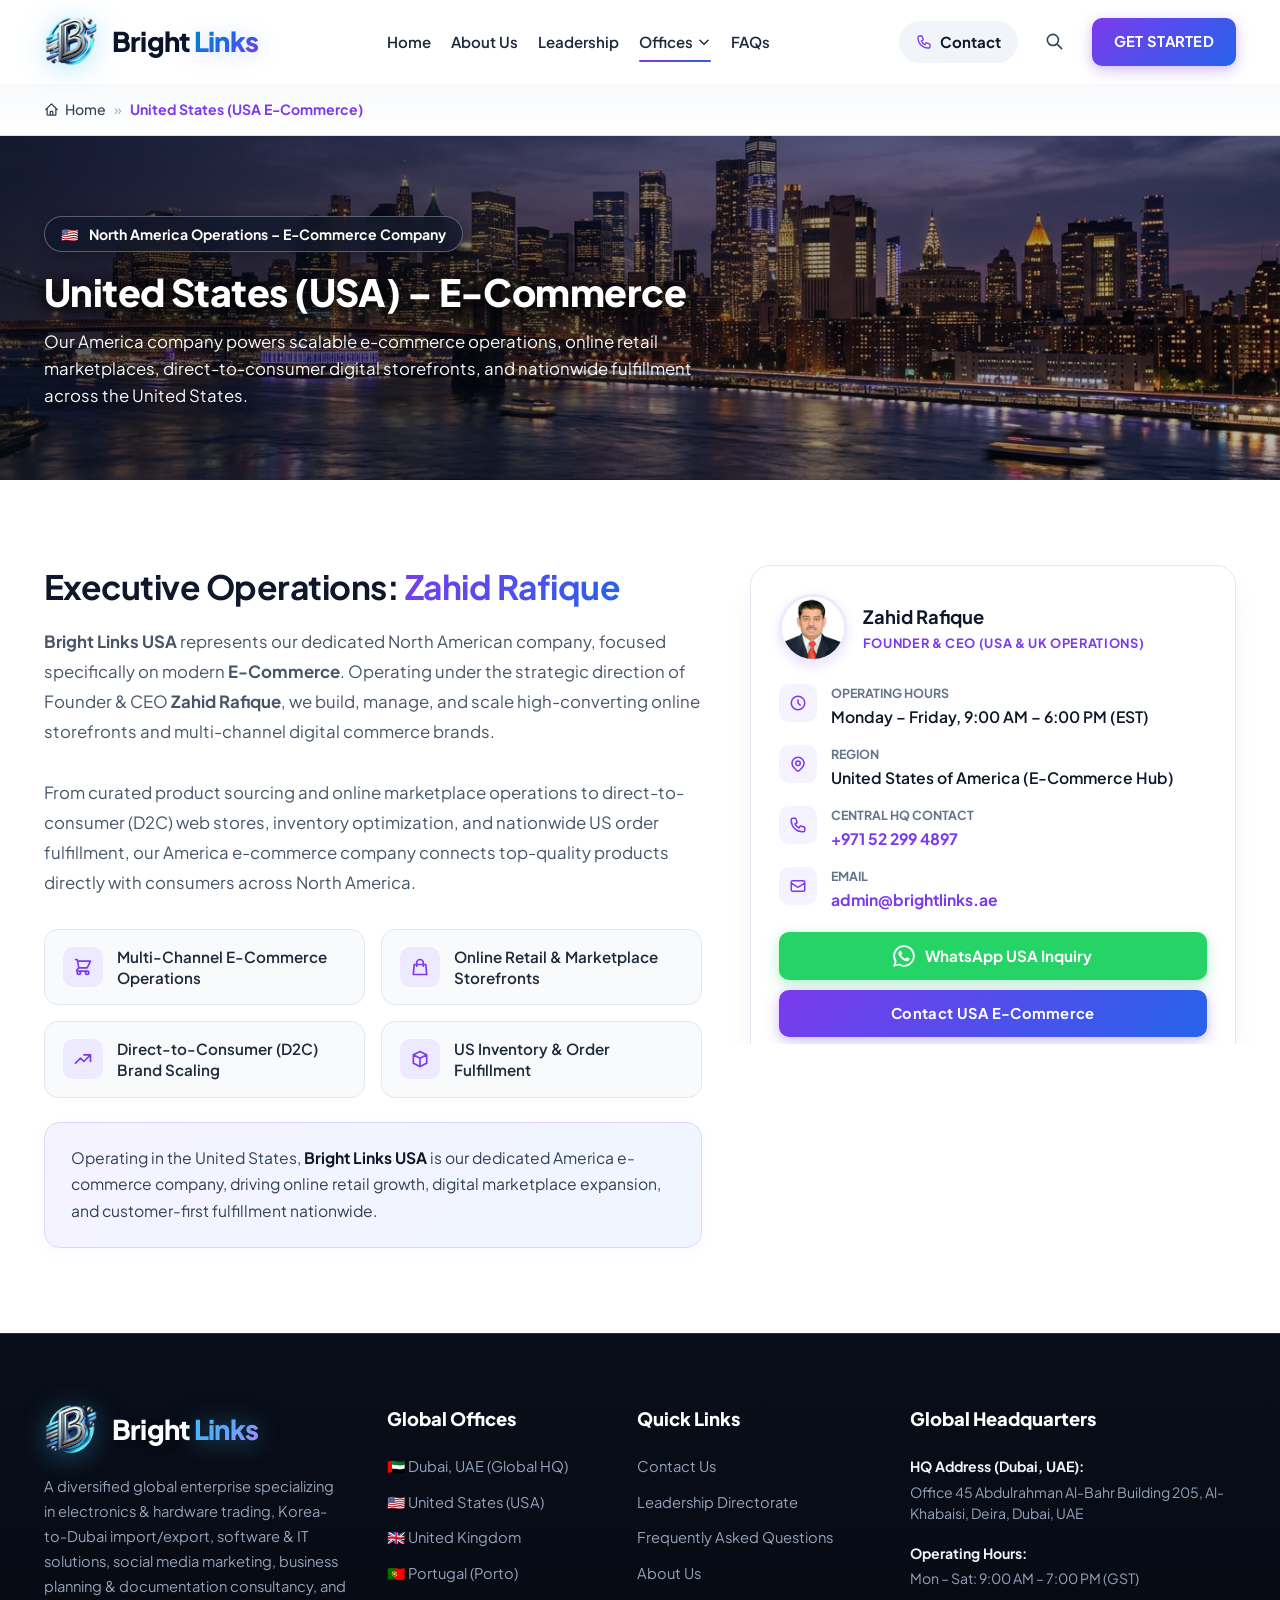
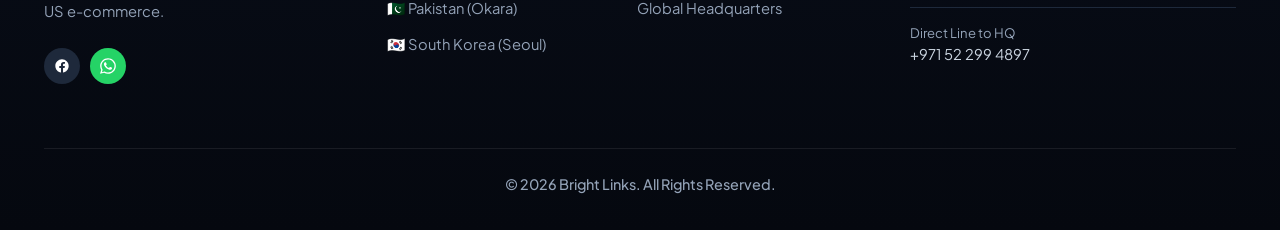
<file: usa.html>
<!DOCTYPE html>
<html lang="en">
<head>
  <meta charset="UTF-8"/>
  <meta name="viewport" content="width=device-width, initial-scale=1.0"/>
  <title>United States (USA) Company – E-Commerce | Bright Links USA</title>
  <meta name="description" content="Bright Links USA – Our America company specializing in scalable e-commerce operations, online retail marketplaces, and digital storefront fulfillment across the United States."/>
  
  <link rel="icon" type="image/png" href="assets/images/logo-3d.png"/>
  <link rel="preconnect" href="https://fonts.googleapis.com">
  <link rel="preconnect" href="https://fonts.gstatic.com" crossorigin>
  <link href="https://fonts.googleapis.com/css2?family=Plus+Jakarta+Sans:wght@400;500;600;700;800&display=swap" rel="stylesheet">
  <link rel="stylesheet" href="assets/css/style.css"/>
</head>
<body>

  
  <!-- STICKY CORPORATE NAVBAR -->
  <header class="main-header">
    <div class="container navbar-container">
      <!-- Brand Logo -->
      <a href="index.html" class="brand-logo" title="Bright Links">
        <img src="assets/images/logo-icon.png?v=5" alt="Bright Links 3D Emblem" class="brand-logo-img"/>
        <span class="brand-name">
          <span class="brand-word-bright">Bright</span>
          <span class="brand-word-links">Links</span>
        </span>
      </a>

      <!-- Desktop Navigation Menu (NO "APPOINTMENT", JUST HOME, ABOUT US, LEADERSHIP, OFFICES, FAQS) -->
      <nav class="desktop-nav">
        <a href="index.html" class="nav-link ">Home</a>
        <a href="index.html#about" class="nav-link">About Us</a>
        <a href="index.html#leadership" class="nav-link">Leadership</a>
        
        <!-- Offices Dropdown -->
        <div class="nav-dropdown">
          <div class="nav-link dropdown-trigger active">
            <span>Offices</span>
            <svg fill="none" stroke="currentColor" stroke-width="2.5" viewBox="0 0 24 24">
              <path stroke-linecap="round" stroke-linejoin="round" d="M19 9l-7 7-7-7"/>
            </svg>
          </div>
          <div class="dropdown-panel">
            <div class="dropdown-header-title">Global Entities &amp; Hubs</div>
            
            <a href="dubai.html" class="dropdown-item ">
              <div class="dropdown-item-meta">
                <span class="flag-emoji">🇦🇪</span>
                <span>Dubai, UAE</span>
              </div>
              <span class="dropdown-branch-tag">Trading &amp; HQ</span>
            </a>
            <a href="usa.html" class="dropdown-item active">
              <div class="dropdown-item-meta">
                <span class="flag-emoji">🇺🇸</span>
                <span>United States (USA)</span>
              </div>
              <span class="dropdown-branch-tag">E-Commerce</span>
            </a>
            <a href="united-kingdom.html" class="dropdown-item ">
              <div class="dropdown-item-meta">
                <span class="flag-emoji">🇬🇧</span>
                <span>United Kingdom</span>
              </div>
              <span class="dropdown-branch-tag">Software &amp; IT</span>
            </a>
            <a href="portugal.html" class="dropdown-item ">
              <div class="dropdown-item-meta">
                <span class="flag-emoji">🇵🇹</span>
                <span>Portugal</span>
              </div>
              <span class="dropdown-branch-tag">Software &amp; IT</span>
            </a>
            <a href="pakistan.html" class="dropdown-item ">
              <div class="dropdown-item-meta">
                <span class="flag-emoji">🇵🇰</span>
                <span>Pakistan</span>
              </div>
              <span class="dropdown-branch-tag">Consultancy</span>
            </a>
            <a href="korea.html" class="dropdown-item ">
              <div class="dropdown-item-meta">
                <span class="flag-emoji">🇰🇷</span>
                <span>South Korea</span>
              </div>
              <span class="dropdown-branch-tag">Korea–Dubai</span>
            </a>
          </div>
        </div>

        <a href="index.html#faqs" class="nav-link">FAQs</a>
      </nav>

      <!-- Right Header Actions - CONTACT BUTTON ONLY (LEADS DIRECTLY TO CONTACT SECTION) -->
      <div class="header-actions">
        <a href="contact.html" class="header-contact-btn " title="Contact Our Offices">
          <svg fill="none" stroke="currentColor" stroke-width="2" viewBox="0 0 24 24">
            <path stroke-linecap="round" stroke-linejoin="round" d="M3 5a2 2 0 012-2h3.28a1 1 0 01.948.684l1.498 4.493a1 1 0 01-.502 1.21l-2.257 1.13a11.042 11.042 0 005.516 5.516l1.13-2.257a1 1 0 011.21-.502l4.493 1.498a1 1 0 01.684.949V19a2 2 0 01-2 2h-1C9.716 21 3 14.284 3 6V5z"/>
          </svg>
          <span>Contact</span>
        </a>

        <button class="header-tool-btn search-trigger-btn" title="Search site" aria-label="Search">
          <svg fill="none" stroke="currentColor" stroke-width="2" viewBox="0 0 24 24">
            <path stroke-linecap="round" stroke-linejoin="round" d="M21 21l-6-6m2-5a7 7 0 11-14 0 7 7 0 0114 0z"/>
          </svg>
        </button>

        <a href="contact.html" class="btn-cta">
          <span>GET STARTED</span>
        </a>

        <button class="mobile-nav-toggle" aria-label="Open mobile menu">
          <svg fill="none" stroke="currentColor" stroke-width="2" viewBox="0 0 24 24">
            <path stroke-linecap="round" stroke-linejoin="round" d="M4 6h16M4 12h16M4 18h16"/>
          </svg>
        </button>
      </div>
    </div>
  </header>


  <div class="breadcrumb-bar">
    <div class="container breadcrumb-trail">
      <a href="index.html">
        <svg width="15" height="15" fill="none" stroke="currentColor" stroke-width="2" viewBox="0 0 24 24"><path stroke-linecap="round" stroke-linejoin="round" d="M3 12l2-2m0 0l7-7 7 7M5 10v10a1 1 0 001 1h3m10-11l2 2m-2-2v10a1 1 0 01-1 1h-3m-6 0a1 1 0 001-1v-4a1 1 0 011-1h2a1 1 0 011 1v4a1 1 0 001 1m-6 0h6"/></svg>
        <span>Home</span>
      </a>
      <span class="breadcrumb-sep">&raquo;</span>
      <span class="breadcrumb-active">United States (USA E-Commerce)</span>
    </div>
  </div>

  <section class="country-banner-box usa-bg">
    <div class="container">
      <div class="country-badge-tag-hero">
        <span>🇺🇸</span>
        <span>North America Operations – E-Commerce Company</span>
      </div>
      <h1 class="country-hero-head">United States (USA) – E-Commerce</h1>
      <p class="country-hero-desc">
        Our America company powers scalable e-commerce operations, online retail marketplaces, direct-to-consumer digital storefronts, and nationwide fulfillment across the United States.
      </p>
    </div>
  </section>

  <section class="about-block">
    <div class="container branch-split-view">
      <div>
        <h2 class="office-main-heading">Executive Operations: <span class="gradient-text">Zahid Rafique</span></h2>
        
        <p class="about-body-paragraph">
          <strong>Bright Links USA</strong> represents our dedicated North American company, focused specifically on modern <strong>E-Commerce</strong>. Operating under the strategic direction of Founder &amp; CEO <strong>Zahid Rafique</strong>, we build, manage, and scale high-converting online storefronts and multi-channel digital commerce brands.
        </p>
        <p class="about-body-paragraph">
          From curated product sourcing and online marketplace operations to direct-to-consumer (D2C) web stores, inventory optimization, and nationwide US order fulfillment, our America e-commerce company connects top-quality products directly with consumers across North America.
        </p>

        <!-- Modern Feature Grid -->
        <div class="office-feature-grid">
          <div class="office-feature-tile">
            <div class="office-feature-icon">
              <svg fill="none" stroke="currentColor" stroke-width="2" viewBox="0 0 24 24"><path stroke-linecap="round" stroke-linejoin="round" d="M3 3h2l.4 2M7 13h10l4-8H5.4M7 13L5.4 5M7 13l-2.293 2.293c-.63.63-.184 1.707.707 1.707H17m0 0a2 2 0 100 4 2 2 0 000-4zm-8 2a2 2 0 11-4 0 2 2 0 014 0z"/></svg>
            </div>
            <span class="office-feature-text">Multi-Channel E-Commerce Operations</span>
          </div>

          <div class="office-feature-tile">
            <div class="office-feature-icon">
              <svg fill="none" stroke="currentColor" stroke-width="2" viewBox="0 0 24 24"><path stroke-linecap="round" stroke-linejoin="round" d="M16 11V7a4 4 0 00-8 0v4M5 9h14l1 12H4L5 9z"/></svg>
            </div>
            <span class="office-feature-text">Online Retail &amp; Marketplace Storefronts</span>
          </div>

          <div class="office-feature-tile">
            <div class="office-feature-icon">
              <svg fill="none" stroke="currentColor" stroke-width="2" viewBox="0 0 24 24"><path stroke-linecap="round" stroke-linejoin="round" d="M13 7h8m0 0v8m0-8l-8 8-4-4-6 6"/></svg>
            </div>
            <span class="office-feature-text">Direct-to-Consumer (D2C) Brand Scaling</span>
          </div>

          <div class="office-feature-tile">
            <div class="office-feature-icon">
              <svg fill="none" stroke="currentColor" stroke-width="2" viewBox="0 0 24 24"><path stroke-linecap="round" stroke-linejoin="round" d="M20 7l-8-4-8 4m16 0l-8 4m8-4v10l-8 4m0-10L4 7m8 4v10M4 7v10l8 4"/></svg>
            </div>
            <span class="office-feature-text">US Inventory &amp; Order Fulfillment</span>
          </div>
        </div>

        <div class="location-snippet">
          Operating in the United States, <strong>Bright Links USA</strong> is our dedicated America e-commerce company, driving online retail growth, digital marketplace expansion, and customer-first fulfillment nationwide.
        </div>
      </div>

      <!-- Branch Sidebar Card -->
      <aside class="branch-sidebar-card">
        <div class="branch-manager-header">
          <img src="assets/images/zahid-rafique.jpg?v=4" alt="Zahid Rafique" class="branch-manager-avatar"/>
          <div>
            <div class="branch-manager-name">Zahid Rafique</div>
            <div class="branch-manager-role">Founder &amp; CEO (USA &amp; UK Operations)</div>
          </div>
        </div>

        <div class="branch-row-info">
          <div class="branch-row-icon">
            <svg fill="none" stroke="currentColor" stroke-width="2" viewBox="0 0 24 24"><path stroke-linecap="round" stroke-linejoin="round" d="M12 8v4l3 3m6-3a9 9 0 11-18 0 9 9 0 0118 0z"/></svg>
          </div>
          <div class="branch-row-detail">
            <span class="branch-row-label">Operating Hours</span>
            <span class="branch-row-value">Monday – Friday, 9:00 AM – 6:00 PM (EST)</span>
          </div>
        </div>

        <div class="branch-row-info">
          <div class="branch-row-icon">
            <svg fill="none" stroke="currentColor" stroke-width="2" viewBox="0 0 24 24"><path stroke-linecap="round" stroke-linejoin="round" d="M17.657 16.657L13.414 20.9a1.998 1.998 0 01-2.827 0l-4.244-4.243a8 8 0 1111.314 0z"/><path stroke-linecap="round" stroke-linejoin="round" d="M15 11a3 3 0 11-6 0 3 3 0 016 0z"/></svg>
          </div>
          <div class="branch-row-detail">
            <span class="branch-row-label">Region</span>
            <span class="branch-row-value">United States of America (E-Commerce Hub)</span>
          </div>
        </div>

        <div class="branch-row-info">
          <div class="branch-row-icon">
            <svg fill="none" stroke="currentColor" stroke-width="2" viewBox="0 0 24 24"><path stroke-linecap="round" stroke-linejoin="round" d="M3 5a2 2 0 012-2h3.28a1 1 0 01.948.684l1.498 4.493a1 1 0 01-.502 1.21l-2.257 1.13a11.042 11.042 0 005.516 5.516l1.13-2.257a1 1 0 011.21-.502l4.493 1.498a1 1 0 01.684.949V19a2 2 0 01-2 2h-1C9.716 21 3 14.284 3 6V5z"/></svg>
          </div>
          <div class="branch-row-detail">
            <span class="branch-row-label">Central HQ Contact</span>
            <span class="branch-row-value"><a href="tel:+971522994897" style="color:#7c3aed; font-weight:700;">+971 52 299 4897</a></span>
          </div>
        </div>

        <div class="branch-row-info">
          <div class="branch-row-icon">
            <svg fill="none" stroke="currentColor" stroke-width="2" viewBox="0 0 24 24"><path stroke-linecap="round" stroke-linejoin="round" d="M3 8l7.89 5.26a2 2 0 002.22 0L21 8M5 19h14a2 2 0 002-2V7a2 2 0 00-2-2H5a2 2 0 00-2 2v10a2 2 0 002 2z"/></svg>
          </div>
          <div class="branch-row-detail">
            <span class="branch-row-label">Email</span>
            <span class="branch-row-value"><a href="mailto:admin@brightlinks.ae" style="color:#7c3aed; font-weight:700;">admin@brightlinks.ae</a></span>
          </div>
        </div>

        <div style="margin-top:20px; display:flex; flex-direction:column; gap:10px;">
          <a href="https://wa.me/971522994897" target="_blank" rel="noopener" class="btn-whatsapp" style="width:100%; justify-content:center;">
            <svg class="wa-icon" viewBox="0 0 24 24" width="22" height="22" fill="currentColor"><path d="M17.472 14.382c-.301-.15-1.78-.878-2.056-.979-.275-.1-.475-.15-.675.15-.2.3-.775.979-.95 1.18-.175.2-.35.225-.65.075-.3-.15-1.267-.467-2.413-1.489-.892-.796-1.494-1.78-1.669-2.08-.175-.3-.019-.462.131-.611.135-.134.3-.35.45-.525.15-.175.2-.3.3-.5.1-.2.05-.375-.025-.525-.075-.15-.675-1.628-.925-2.228-.243-.585-.49-.506-.675-.515-.175-.008-.375-.01-.575-.01s-.525.075-.8.375c-.275.3-1.05 1.027-1.05 2.504s1.075 2.905 1.225 3.105c.15.2 2.115 3.23 5.124 4.53.716.31 1.275.495 1.71.634.72.23 1.375.197 1.894.12.578-.087 1.78-.727 2.03-1.429.25-.702.25-1.303.175-1.429-.075-.126-.275-.201-.575-.351zM12.004 21.75c-1.75 0-3.467-.46-4.975-1.33l-.356-.206-3.7 1.002.988-3.606-.232-.375a9.71 9.71 0 0 1-1.483-5.235c0-5.385 4.38-9.75 9.758-9.75 2.607 0 5.06 1.016 6.904 2.863a9.697 9.697 0 0 1 2.85 6.892c-.004 5.385-4.385 9.745-9.754 9.745zm8.337-18.08C18.12 1.455 15.176.25 12.004.25c-6.49 0-11.75 5.26-11.75 11.75 0 2.073.542 4.098 1.571 5.882L0 23.75l6.02-1.579a11.706 11.706 0 0 0 5.984 1.579c6.49 0 11.75-5.26 11.75-11.75 0-3.14-1.222-6.09-3.413-8.33z"/></svg>
            <span>WhatsApp USA Inquiry</span>
          </a>
          <a href="contact.html" class="btn-cta" style="width:100%; justify-content:center;">
            <span>Contact USA E-Commerce</span>
          </a>
        </div>
      </aside>
    </div>
  </section>

  
  <!-- CORPORATE FOOTER -->
  <footer class="corporate-footer">
    <div class="container">
      <div class="footer-quad-grid">
        <!-- Col 1: Brand Info -->
        <div>
          <div class="footer-brand-title">
            <img src="assets/images/logo-icon.png?v=5" alt="Bright Links 3D Emblem" class="brand-logo-img"/>
            <span class="brand-name">
              <span class="brand-word-bright">Bright</span>
              <span class="brand-word-links">Links</span>
            </span>
          </div>
          <p class="footer-desc-text">
            A diversified global enterprise specializing in electronics &amp; hardware trading, Korea-to-Dubai import/export, software &amp; IT solutions, social media marketing, business planning &amp; documentation consultancy, and US e-commerce.
          </p>
          <div style="display:flex; align-items:center; gap:10px; margin-bottom:14px;">
            <a href="https://facebook.com" target="_blank" rel="noopener" class="footer-social-btn" title="Facebook">
              <svg fill="currentColor" viewBox="0 0 24 24">
                <path d="M22 12c0-5.523-4.477-10-10-10S2 6.477 2 12c0 4.991 3.657 9.128 8.438 9.878v-6.987h-2.54V12h2.54V9.797c0-2.506 1.492-3.89 3.777-3.89 1.094 0 2.238.195 2.238.195v2.46h-1.26c-1.243 0-1.63.771-1.63 1.562V12h2.773l-.443 2.89h-2.33v6.988C18.343 21.128 22 16.991 22 12z"/>
              </svg>
            </a>
            <a href="https://wa.me/971522994897" target="_blank" rel="noopener" class="footer-social-btn" style="background:#25D366;" title="WhatsApp HQ">
              <svg class="wa-icon" viewBox="0 0 24 24" width="22" height="22" fill="currentColor"><path d="M17.472 14.382c-.301-.15-1.78-.878-2.056-.979-.275-.1-.475-.15-.675.15-.2.3-.775.979-.95 1.18-.175.2-.35.225-.65.075-.3-.15-1.267-.467-2.413-1.489-.892-.796-1.494-1.78-1.669-2.08-.175-.3-.019-.462.131-.611.135-.134.3-.35.45-.525.15-.175.2-.3.3-.5.1-.2.05-.375-.025-.525-.075-.15-.675-1.628-.925-2.228-.243-.585-.49-.506-.675-.515-.175-.008-.375-.01-.575-.01s-.525.075-.8.375c-.275.3-1.05 1.027-1.05 2.504s1.075 2.905 1.225 3.105c.15.2 2.115 3.23 5.124 4.53.716.31 1.275.495 1.71.634.72.23 1.375.197 1.894.12.578-.087 1.78-.727 2.03-1.429.25-.702.25-1.303.175-1.429-.075-.126-.275-.201-.575-.351zM12.004 21.75c-1.75 0-3.467-.46-4.975-1.33l-.356-.206-3.7 1.002.988-3.606-.232-.375a9.71 9.71 0 0 1-1.483-5.235c0-5.385 4.38-9.75 9.758-9.75 2.607 0 5.06 1.016 6.904 2.863a9.697 9.697 0 0 1 2.85 6.892c-.004 5.385-4.385 9.745-9.754 9.745zm8.337-18.08C18.12 1.455 15.176.25 12.004.25c-6.49 0-11.75 5.26-11.75 11.75 0 2.073.542 4.098 1.571 5.882L0 23.75l6.02-1.579a11.706 11.706 0 0 0 5.984 1.579c6.49 0 11.75-5.26 11.75-11.75 0-3.14-1.222-6.09-3.413-8.33z"/></svg>
            </a>
          </div>
        </div>

        <!-- Col 2: Global Offices (SEPARATE PAGES ONLY) -->
        <div>
          <h4 class="footer-col-header">Global Offices</h4>
          <ul class="footer-nav-list">
            <li><a href="dubai.html">🇦🇪 Dubai, UAE (Global HQ)</a></li>
            <li><a href="usa.html">🇺🇸 United States (USA)</a></li>
            <li><a href="united-kingdom.html">🇬🇧 United Kingdom</a></li>
            <li><a href="portugal.html">🇵🇹 Portugal (Porto)</a></li>
            <li><a href="pakistan.html">🇵🇰 Pakistan (Okara)</a></li>
            <li><a href="korea.html">🇰🇷 South Korea (Seoul)</a></li>
          </ul>
        </div>

        <!-- Col 3: Quick Links -->
        <div>
          <h4 class="footer-col-header">Quick Links</h4>
          <ul class="footer-nav-list">
            <li><a href="contact.html">Contact Us</a></li>
            <li><a href="index.html#leadership">Leadership Directorate</a></li>
            <li><a href="index.html#faqs">Frequently Asked Questions</a></li>
            <li><a href="index.html#about">About Us</a></li>
            <li><a href="dubai.html">Global Headquarters</a></li>
          </ul>
        </div>

        <!-- Col 4: Contact Information -->
        <div>
          <h4 class="footer-col-header">Global Headquarters</h4>
          <div class="footer-loc-item">
            <div class="footer-loc-label">HQ Address (Dubai, UAE):</div>
            <div class="footer-loc-address">Office 45 Abdulrahman Al-Bahr Building 205, Al-Khabaisi, Deira, Dubai, UAE</div>
          </div>
          <div class="footer-loc-item">
            <div class="footer-loc-label">Operating Hours:</div>
            <div class="footer-loc-address">Mon – Sat: 9:00 AM – 7:00 PM (GST)</div>
          </div>
          <div class="footer-phone-prominent">
            <div class="phone-intro">Direct Line to HQ</div>
            <a href="tel:+971522994897" class="phone-num-big">+971 52 299 4897</a>
          </div>
        </div>
      </div>

      <div class="footer-bottom-row">
        <div class="footer-copyright">&copy; 2026 Bright Links. All Rights Reserved.</div>
      </div>
    </div>
  </footer>

  <!-- MOBILE NAV DRAWER -->
  <div class="mobile-nav-drawer">
    <div class="mobile-drawer-body mobile-drawer-inner">
      <div class="mobile-drawer-top">
        <div style="display:flex; align-items:center; gap:10px;">
          <img src="assets/images/logo-icon.png?v=5" alt="Bright Links" style="height:36px; width:auto; filter:drop-shadow(0 2px 8px rgba(14,165,233,0.3));"/>
          <span style="font-family:'Plus Jakarta Sans',sans-serif; font-size:1.3rem; font-weight:800; letter-spacing:-0.03em;">
            <span style="color:#0b132b;">Bright</span> <span style="background:linear-gradient(135deg, #0284c7, #2563eb); -webkit-background-clip:text; -webkit-text-fill-color:transparent;">Links</span>
          </span>
        </div>
        <button class="close-drawer-btn" aria-label="Close Navigation">&times;</button>
      </div>

      <div class="mobile-link-list">
        <a href="index.html" class="mob-link">Home</a>
        <a href="index.html#about" class="mob-link">About Us</a>
        <a href="index.html#leadership" class="mob-link">Leadership</a>
        <a href="index.html#faqs" class="mob-link">FAQs</a>
        
        <div class="mob-offices-block">
          <div class="mob-offices-title">Global Offices</div>
          <div class="mob-sub-countries">
            <a href="dubai.html" class="mob-country-link">
              <span class="mob-flag">🇦🇪</span>
              <span>Dubai, UAE (Global HQ)</span>
            </a>
            <a href="usa.html" class="mob-country-link">
              <span class="mob-flag">🇺🇸</span>
              <span>United States (USA)</span>
            </a>
            <a href="united-kingdom.html" class="mob-country-link">
              <span class="mob-flag">🇬🇧</span>
              <span>United Kingdom</span>
            </a>
            <a href="portugal.html" class="mob-country-link">
              <span class="mob-flag">🇵🇹</span>
              <span>Portugal (Porto)</span>
            </a>
            <a href="pakistan.html" class="mob-country-link">
              <span class="mob-flag">🇵🇰</span>
              <span>Pakistan (Okara)</span>
            </a>
            <a href="korea.html" class="mob-country-link">
              <span class="mob-flag">🇰🇷</span>
              <span>South Korea (Seoul)</span>
            </a>
          </div>
        </div>
      </div>
      
      <div class="mob-drawer-footer">
        <a href="contact.html" class="mob-btn-primary">Contact Us</a>
        <a href="https://wa.me/971522994897" target="_blank" rel="noopener" class="mob-btn-whatsapp">
          <svg class="wa-icon" viewBox="0 0 24 24" width="18" height="18" fill="currentColor"><path d="M17.472 14.382c-.301-.15-1.78-.878-2.056-.979-.275-.1-.475-.15-.675.15-.2.3-.775.979-.95 1.18-.175.2-.35.225-.65.075-.3-.15-1.267-.467-2.413-1.489-.892-.796-1.494-1.78-1.669-2.08-.175-.3-.019-.462.131-.611.135-.134.3-.35.45-.525.15-.175.2-.3.3-.5.1-.2.05-.375-.025-.525-.075-.15-.675-1.628-.925-2.228-.243-.585-.49-.506-.675-.515-.175-.008-.375-.01-.575-.01s-.525.075-.8.375c-.275.3-1.05 1.027-1.05 2.504s1.075 2.905 1.225 3.105c.15.2 2.115 3.23 5.124 4.53.716.31 1.275.495 1.71.634.72.23 1.375.197 1.894.12.578-.087 1.78-.727 2.03-1.429.25-.702.25-1.303.175-1.429-.075-.126-.275-.201-.575-.351zM12.004 21.75c-1.75 0-3.467-.46-4.975-1.33l-.356-.206-3.7 1.002.988-3.606-.232-.375a9.71 9.71 0 0 1-1.483-5.235c0-5.385 4.38-9.75 9.758-9.75 2.607 0 5.06 1.016 6.904 2.863a9.697 9.697 0 0 1 2.85 6.892c-.004 5.385-4.385 9.745-9.754 9.745zm8.337-18.08C18.12 1.455 15.176.25 12.004.25c-6.49 0-11.75 5.26-11.75 11.75 0 2.073.542 4.098 1.571 5.882L0 23.75l6.02-1.579a11.706 11.706 0 0 0 5.984 1.579c6.49 0 11.75-5.26 11.75-11.75 0-3.14-1.222-6.09-3.413-8.33z"/></svg>
          <span>WhatsApp Dubai HQ</span>
        </a>
        <div class="mob-contact-subtext">Office 45, Al-Khabaisi, Deira, Dubai</div>
      </div>
    </div>
  </div>

  <!-- SEARCH MODAL -->
  <div class="search-modal-backdrop">
    <div class="search-modal-card">
      <div style="display:flex; justify-content:space-between; align-items:center; margin-bottom:16px;">
        <h3 style="font-size:1.2rem; font-weight:700; color:#0f172a;">Search Bright Links Global</h3>
        <button class="close-search-modal" style="background:none; border:none; font-size:1.4rem; cursor:pointer;">&times;</button>
      </div>
      <input type="text" class="search-input-field" placeholder="Search offices, countries, managers, IT services..."/>
      <ul class="search-results-box"></ul>
    </div>
  </div>

  <script src="assets/js/main.js"></script>
</body>
</html>
</file>
<file: assets/css/style.css>
/* ==========================================================================
   BRIGHT LINKS - MODERN STYLESHEET
   Brand Colors: Royal Violet (#7c3aed), Vivid Blue (#2563eb), Navy (#0b1120)
   ========================================================================== */

:root {
  --primary-purple: #7c3aed;
  --primary-purple-hover: #6d28d9;
  --primary-blue: #2563eb;
  --primary-blue-hover: #1d4ed8;
  --accent-cyan: #06b6d4;
  --accent-green: #10b981;
  --whatsapp-color: #25D366;
  
  --gradient-primary: linear-gradient(135deg, #7c3aed 0%, #2563eb 100%);
  --gradient-primary-hover: linear-gradient(135deg, #6d28d9 0%, #1d4ed8 100%);
  --gradient-gold: linear-gradient(135deg, #f59e0b 0%, #d97706 100%);
  
  --navy-darkest: #070b14;
  --navy-dark: #0b1120;
  --navy-surface: #111827;
  --navy-border: #1f2937;
  
  --text-main: #0f172a;
  --text-muted: #475569;
  --text-light: #94a3b8;
  --text-white: #ffffff;
  
  --bg-body: #fbfcfe;
  --bg-card: #ffffff;
  --bg-muted: #f8fafc;
  --bg-subtle: #f1f5f9;
  
  --border-light: #e2e8f0;
  --border-focus: #7c3aed;
  
  --shadow-sm: 0 1px 2px 0 rgba(0, 0, 0, 0.05);
  --shadow-md: 0 4px 6px -1px rgba(0, 0, 0, 0.07), 0 2px 4px -2px rgba(0, 0, 0, 0.05);
  --shadow-lg: 0 10px 15px -3px rgba(0, 0, 0, 0.08), 0 4px 6px -4px rgba(0, 0, 0, 0.04);
  --shadow-xl: 0 20px 25px -5px rgba(0, 0, 0, 0.1), 0 8px 10px -6px rgba(0, 0, 0, 0.05);

  --radius-sm: 6px;
  --radius-md: 10px;
  --radius-lg: 16px;
  --radius-xl: 24px;
  --radius-full: 9999px;

  --transition-fast: 0.15s ease;
  --transition-normal: 0.25s ease;
  --transition-smooth: 0.4s cubic-bezier(0.16, 1, 0.3, 1);
  --container-max: 1240px;
}

*, *::before, *::after {
  box-sizing: border-box;
  margin: 0;
  padding: 0;
}

html {
  font-size: 16px;
  scroll-behavior: smooth;
  -webkit-font-smoothing: antialiased;
}

body {
  font-family: 'Plus Jakarta Sans', system-ui, -apple-system, BlinkMacSystemFont, "Segoe UI", Roboto, sans-serif;
  color: var(--text-main);
  background-color: var(--bg-body);
  line-height: 1.6;
  overflow-x: hidden;
}

img, svg {
  display: block;
  max-width: 100%;
}

a {
  color: inherit;
  text-decoration: none;
  transition: all var(--transition-fast);
}

button, input, select, textarea {
  font-family: inherit;
  font-size: inherit;
}

.container {
  width: 100%;
  max-width: var(--container-max);
  margin-left: auto;
  margin-right: auto;
  padding-left: 24px;
  padding-right: 24px;
}

/* TOP CONTACT BAR */
.top-bar {
  background-color: #f8fafc;
  border-bottom: 1px solid var(--border-light);
  font-size: 0.84rem;
  color: #334155;
  padding: 8px 0;
}

.top-bar-content {
  display: flex;
  align-items: center;
  justify-content: space-between;
  flex-wrap: wrap;
  gap: 12px;
}

.top-bar-left {
  display: flex;
  align-items: center;
  flex-wrap: wrap;
  gap: 24px;
}

.top-item {
  display: inline-flex;
  align-items: center;
  gap: 8px;
}

.top-item svg {
  width: 15px;
  height: 15px;
  color: var(--primary-purple);
  flex-shrink: 0;
}

.top-item a:hover {
  color: var(--primary-purple);
}

.top-bar-right {
  display: flex;
  align-items: center;
  gap: 16px;
}

.operating-hours-chip {
  display: inline-flex;
  align-items: center;
  gap: 6px;
  background: #ede9fe;
  color: var(--primary-purple);
  font-size: 0.74rem;
  font-weight: 700;
  padding: 3px 10px;
  border-radius: var(--radius-full);
}

.social-links {
  display: flex;
  align-items: center;
  gap: 10px;
}

.social-link {
  width: 26px;
  height: 26px;
  display: inline-flex;
  align-items: center;
  justify-content: center;
  border-radius: 50%;
  color: #475569;
  background: #e2e8f0;
  transition: all var(--transition-fast);
}

.social-link:hover {
  background: var(--primary-purple);
  color: #fff;
  transform: translateY(-1px);
}

.social-link svg {
  width: 13px;
  height: 13px;
}

/* MAIN NAVBAR */
.main-header {
  position: sticky;
  top: 0;
  z-index: 1000;
  background: rgba(255, 255, 255, 0.98);
  backdrop-filter: blur(12px);
  -webkit-backdrop-filter: blur(12px);
  border-bottom: none !important;
  transition: all var(--transition-normal);
}

.main-header.scrolled {
  box-shadow: 0 8px 25px rgba(0, 0, 0, 0.06);
}

.navbar-container {
  display: flex;
  align-items: center;
  justify-content: space-between;
  height: 84px;
}

.brand-logo {
  display: inline-flex;
  align-items: center;
  gap: 12px;
}

.brand-logo img {
  height: 52px;
  width: auto;
  object-fit: contain;
  filter: drop-shadow(0 4px 6px rgba(124, 58, 237, 0.2));
}

.brand-text-block {
  display: flex;
  flex-direction: column;
}

.brand-name {
  font-size: 1.4rem;
  font-weight: 800;
  line-height: 1.1;
  color: #0f172a;
  letter-spacing: -0.02em;
}

.brand-name span {
  color: var(--primary-purple);
}

.brand-tag {
  font-size: 0.68rem;
  font-weight: 700;
  text-transform: uppercase;
  letter-spacing: 0.1em;
  color: #64748b;
}

/* Navigation Links */
.desktop-nav {
  display: flex;
  align-items: center;
  gap: 26px;
}

.nav-link {
  font-size: 0.95rem;
  font-weight: 600;
  color: #1e293b;
  position: relative;
  padding: 8px 0;
  display: inline-flex;
  align-items: center;
  gap: 5px;
}

.nav-link:hover,
.nav-link.active {
  color: var(--primary-purple);
}

.nav-link.active::after {
  content: "";
  position: absolute;
  bottom: 0;
  left: 0;
  width: 100%;
  height: 2.5px;
  background: var(--gradient-primary);
  border-radius: var(--radius-full);
}

/* Countries Dropdown */
.nav-dropdown {
  position: relative;
}

.dropdown-trigger {
  cursor: pointer;
  display: inline-flex;
  align-items: center;
  gap: 5px;
}

.dropdown-trigger svg {
  width: 14px;
  height: 14px;
  transition: transform var(--transition-fast);
}

.nav-dropdown:hover .dropdown-trigger svg {
  transform: rotate(180deg);
}

.dropdown-panel {
  position: absolute;
  top: 100%;
  left: 0;
  min-width: 310px;
  background: #ffffff;
  border-radius: var(--radius-md);
  box-shadow: 0 18px 40px -10px rgba(0, 0, 0, 0.14), 0 4px 12px rgba(0, 0, 0, 0.05);
  border: 1px solid var(--border-light);
  padding: 10px;
  opacity: 0;
  visibility: hidden;
  transform: translateY(12px);
  transition: all var(--transition-normal);
  z-index: 100;
}

.nav-dropdown:hover .dropdown-panel {
  opacity: 1;
  visibility: visible;
  transform: translateY(0);
}

.dropdown-header-title {
  padding: 6px 12px 10px;
  font-size: 0.72rem;
  font-weight: 800;
  text-transform: uppercase;
  letter-spacing: 0.08em;
  color: #94a3b8;
  border-bottom: 1px solid var(--border-light);
  margin-bottom: 6px;
}

.dropdown-item {
  display: flex;
  align-items: center;
  justify-content: space-between;
  padding: 10px 14px;
  border-radius: var(--radius-sm);
  color: #1e293b;
  font-weight: 600;
  font-size: 0.92rem;
}

.dropdown-item:hover {
  background: var(--bg-muted);
  color: var(--primary-purple);
  padding-left: 18px;
}

.dropdown-item.active {
  background: rgba(124, 58, 237, 0.08);
  color: var(--primary-purple);
  font-weight: 700;
}

.dropdown-item-meta {
  display: flex;
  align-items: center;
  gap: 10px;
}

.flag-emoji {
  font-size: 1.3rem;
  line-height: 1;
}

.dropdown-branch-tag {
  font-size: 0.7rem;
  background: #ede9fe;
  color: var(--primary-purple);
  padding: 2px 7px;
  border-radius: var(--radius-full);
  font-weight: 700;
}

/* Header Actions */
.header-actions {
  display: flex;
  align-items: center;
  gap: 18px;
}

.phone-quick {
  display: flex;
  align-items: center;
  gap: 10px;
  text-decoration: none;
}

.phone-bubble {
  width: 40px;
  height: 40px;
  border-radius: 50%;
  background: #f5f3ff;
  color: var(--primary-purple);
  display: flex;
  align-items: center;
  justify-content: center;
  transition: all var(--transition-fast);
}

.phone-quick:hover .phone-bubble {
  transform: scale(1.08);
  background: var(--primary-purple);
  color: #fff;
}

.phone-bubble svg {
  width: 18px;
  height: 18px;
}

.phone-info {
  display: flex;
  flex-direction: column;
}

.phone-sub {
  font-size: 0.74rem;
  color: #64748b;
  font-weight: 500;
  line-height: 1.2;
}

.phone-main {
  font-size: 0.96rem;
  font-weight: 800;
  color: #0f172a;
  letter-spacing: -0.01em;
}

.header-tool-btn {
  background: none;
  border: none;
  cursor: pointer;
  width: 38px;
  height: 38px;
  border-radius: 50%;
  display: flex;
  align-items: center;
  justify-content: center;
  color: #334155;
  position: relative;
  transition: all var(--transition-fast);
}

.header-tool-btn:hover {
  background: #f1f5f9;
  color: var(--primary-purple);
}

.header-tool-btn svg {
  width: 19px;
  height: 19px;
}

.cart-pill {
  position: absolute;
  top: 3px;
  right: 3px;
  background: var(--primary-purple);
  color: #fff;
  font-size: 0.68rem;
  font-weight: 700;
  width: 17px;
  height: 17px;
  border-radius: 50%;
  display: flex;
  align-items: center;
  justify-content: center;
}

.btn-cta {
  display: inline-flex;
  align-items: center;
  justify-content: center;
  gap: 8px;
  background: var(--gradient-primary);
  color: #ffffff;
  padding: 12px 22px;
  border-radius: var(--radius-md);
  font-weight: 700;
  font-size: 0.92rem;
  letter-spacing: 0.02em;
  border: none;
  cursor: pointer;
  box-shadow: 0 4px 14px rgba(124, 58, 237, 0.35);
  transition: all var(--transition-normal);
}

.btn-cta:hover {
  background: var(--gradient-primary-hover);
  box-shadow: 0 6px 20px rgba(124, 58, 237, 0.5);
  transform: translateY(-2px);
  color: #fff;
}

.btn-cta svg {
  width: 16px;
  height: 16px;
  transition: transform var(--transition-fast);
}

.btn-cta:hover svg {
  transform: translate(2px, -2px);
}

.mobile-nav-toggle {
  display: none;
  background: none;
  border: none;
  cursor: pointer;
  padding: 8px;
  color: #0f172a;
}

.mobile-nav-toggle svg {
  width: 26px;
  height: 26px;
}

/* BREADCRUMB BAR */
.breadcrumb-bar {
  background: linear-gradient(180deg, #f8fafc 0%, #ffffff 100%);
  border-bottom: 1px solid var(--border-light);
  padding: 14px 0;
}

.breadcrumb-trail {
  display: flex;
  align-items: center;
  gap: 8px;
  font-size: 0.88rem;
  color: #64748b;
}

.breadcrumb-trail a {
  display: inline-flex;
  align-items: center;
  gap: 6px;
  color: #334155;
  font-weight: 500;
}

.breadcrumb-trail a:hover {
  color: var(--primary-purple);
}

.breadcrumb-sep {
  color: #94a3b8;
}

.breadcrumb-active {
  color: var(--primary-purple);
  font-weight: 700;
}

/* HERO SECTION (Dashboard) */
.hero-wrapper {
  position: relative;
  padding: 70px 0 80px;
  background: radial-gradient(circle at 10% 20%, rgba(124, 58, 237, 0.06) 0%, rgba(255, 255, 255, 0) 50%),
              radial-gradient(circle at 90% 80%, rgba(37, 99, 235, 0.07) 0%, rgba(255, 255, 255, 0) 50%);
  overflow: hidden;
}

.hero-grid {
  display: grid;
  grid-template-columns: 1.15fr 0.85fr;
  align-items: center;
  gap: 48px;
}

.pill-badge { display: none !important; }

.pill-dot {
  width: 8px;
  height: 8px;
  background: var(--primary-purple);
  border-radius: 50%;
  animation: pulseAnim 2s infinite;
}

@keyframes pulseAnim {
  0% { transform: scale(0.9); opacity: 0.7; }
  50% { transform: scale(1.25); opacity: 1; }
  100% { transform: scale(0.9); opacity: 0.7; }
}

.hero-title {
  font-size: 3.2rem;
  font-weight: 800;
  line-height: 1.14;
  letter-spacing: -0.03em;
  color: #0f172a;
  margin-bottom: 20px;
}

.gradient-text {
  background: var(--gradient-primary);
  -webkit-background-clip: text;
  -webkit-text-fill-color: transparent;
}

.hero-subtitle {
  font-size: 1.12rem;
  color: #475569;
  line-height: 1.7;
  margin-bottom: 32px;
  max-width: 580px;
}

.hero-btn-row {
  display: flex;
  align-items: center;
  flex-wrap: wrap;
  gap: 16px;
  margin-bottom: 38px;
}

.btn-secondary {
  display: inline-flex;
  align-items: center;
  justify-content: center;
  gap: 8px;
  background: #ffffff;
  color: #1e293b;
  border: 1px solid #cbd5e1;
  padding: 12px 24px;
  border-radius: var(--radius-md);
  font-weight: 700;
  font-size: 0.92rem;
}

.btn-secondary:hover {
  border-color: var(--primary-purple);
  color: var(--primary-purple);
  background: #faf5ff;
}

.hero-stat-row {
  display: grid;
  grid-template-columns: repeat(4, 1fr);
  gap: 20px;
  padding-top: 24px;
  border-top: 1px solid var(--border-light);
}

.hero-stat-unit {
  display: flex;
  flex-direction: column;
}

.stat-val {
  font-size: 1.8rem;
  font-weight: 800;
  color: #0f172a;
  line-height: 1.2;
}

.stat-val span {
  color: var(--primary-purple);
}

.stat-label {
  font-size: 0.76rem;
  color: #64748b;
  font-weight: 600;
  text-transform: uppercase;
  letter-spacing: 0.05em;
}

.hero-media-box {
  position: relative;
  border-radius: var(--radius-xl);
  overflow: hidden;
  box-shadow: 0 25px 50px -12px rgba(15, 23, 42, 0.22);
  border: 1px solid rgba(226, 232, 240, 0.8);
  background: #ffffff;
}

.hero-media-box img {
  width: 100%;
  height: 440px;
  object-fit: cover;
  transition: transform 0.6s ease;
}

.hero-media-box:hover img {
  transform: scale(1.03);
}

.hero-over-badge {
  position: absolute;
  bottom: 24px;
  left: 24px;
  right: 24px;
  background: rgba(255, 255, 255, 0.95);
  backdrop-filter: blur(10px);
  padding: 16px 20px;
  border-radius: var(--radius-lg);
  display: flex;
  align-items: center;
  justify-content: space-between;
  border: 1px solid rgba(255, 255, 255, 0.8);
  box-shadow: 0 10px 25px rgba(0, 0, 0, 0.1);
}

.badge-flags-wrap {
  display: flex;
  align-items: center;
  gap: 8px;
}

.badge-flag-char {
  font-size: 1.3rem;
}

.badge-bold-note {
  font-size: 0.9rem;
  font-weight: 700;
  color: #0f172a;
}

/* ABOUT US SECTION */
.about-block {
  padding: 85px 0;
  background: #ffffff;
}

.kicker-top {
  display: none !important;
}

.kicker-sq { display: none !important; }

.about-main-title {
  font-size: 2.25rem;
  font-weight: 700;
  letter-spacing: -0.015em;
  color: #0f172a;
  line-height: 1.25;
  margin-bottom: 20px;
}

.office-main-heading {
  font-size: 2.1rem;
  font-weight: 700;
  letter-spacing: -0.015em;
  color: #0f172a;
  line-height: 1.25;
  margin-bottom: 20px;
}

.about-body-paragraph {
  font-size: 1.05rem;
  color: #475569;
  line-height: 1.8;
  margin-bottom: 30px;
}

.about-hairline {
  display: none !important;
}

/* ABOUT US FEATURE TILES (MODERN 2x2 GRID - NO RAW CHECKMARKS) */
.about-features-grid {
  display: grid;
  grid-template-columns: repeat(2, 1fr);
  gap: 20px;
  margin: 28px 0 24px;
}

@media (max-width: 768px) {
  .about-features-grid {
    grid-template-columns: 1fr;
  }
}

.about-feature-card {
  background: #f8fafc;
  border: 1px solid #e2e8f0;
  border-radius: 16px;
  padding: 20px 22px;
  display: flex;
  align-items: flex-start;
  gap: 16px;
  transition: all 0.25s ease;
}

.about-feature-card:hover {
  background: #ffffff;
  border-color: #cbd5e1;
  box-shadow: 0 10px 25px -5px rgba(0, 0, 0, 0.06);
  transform: translateY(-2px);
}

.about-feature-icon {
  width: 44px;
  height: 44px;
  border-radius: 12px;
  background: #ede9fe;
  color: var(--primary-purple);
  display: flex;
  align-items: center;
  justify-content: center;
  flex-shrink: 0;
}

.about-feature-icon svg {
  width: 22px;
  height: 22px;
}

.about-feature-title {
  font-size: 1.02rem;
  font-weight: 700;
  color: #0f172a;
  margin-bottom: 4px;
}

.about-feature-desc {
  font-size: 0.88rem;
  color: #64748b;
  line-height: 1.5;
}

/* OFFICE FEATURE GRID (MODERN 2x2 TILES FOR COUNTRY PAGES) */
.office-feature-grid {
  display: grid;
  grid-template-columns: repeat(2, 1fr);
  gap: 16px;
  margin: 26px 0 24px;
}

@media (max-width: 680px) {
  .office-feature-grid {
    grid-template-columns: 1fr;
  }
}

.office-feature-tile {
  background: #f8fafc;
  border: 1px solid #e2e8f0;
  border-radius: 14px;
  padding: 16px 18px;
  display: flex;
  align-items: center;
  gap: 14px;
  transition: all 0.2s ease;
}

.office-feature-tile:hover {
  background: #ffffff;
  border-color: #c4b5fd;
  box-shadow: 0 6px 18px rgba(124, 58, 237, 0.08);
  transform: translateY(-2px);
}

.office-feature-icon {
  width: 40px;
  height: 40px;
  border-radius: 10px;
  background: #ede9fe;
  color: var(--primary-purple);
  display: flex;
  align-items: center;
  justify-content: center;
  flex-shrink: 0;
}

.office-feature-icon svg {
  width: 20px;
  height: 20px;
}

.office-feature-text {
  font-size: 0.95rem;
  font-weight: 600;
  color: #1e293b;
  line-height: 1.4;
}

/* CORPORATE CALLOUT BOX (PASTEL GRADIENT, NO HARSH LEFT BORDER) */
.location-snippet {
  background: linear-gradient(135deg, #f5f3ff 0%, #eff6ff 100%);
  border: 1px solid #ddd6fe;
  border-radius: 16px;
  padding: 22px 26px;
  margin-top: 24px;
  font-size: 0.98rem;
  color: #334155;
  line-height: 1.7;
  box-shadow: 0 4px 15px rgba(124, 58, 237, 0.04);
}

.location-snippet strong {
  color: #0f172a;
}

/* ==========================================================================
   EXECUTIVE LEADERSHIP TEAM SECTION (3 - 2 BALANCED GRID)
   ========================================================================== */
.team-block {
  padding: 85px 0;
  background: #ffffff;
}

.team-section .container,
.team-container {
  max-width: 1440px;
}

.team-grid {
  display: grid;
  grid-template-columns: repeat(4, 1fr);
  gap: 22px;
  max-width: 1320px;
  margin: 40px auto 0;
  width: 100%;
}

.team-card {
  width: 100%;
  min-width: 0;
  max-width: none;
  background: #ffffff;
  border-radius: 18px;
  border: 1px solid #e2e8f0;
  overflow: hidden;
  box-shadow: 0 10px 25px -5px rgba(15, 23, 42, 0.06), 0 8px 10px -6px rgba(15, 23, 42, 0.04);
  transition: all 0.35s cubic-bezier(0.16, 1, 0.3, 1);
  display: flex;
  flex-direction: column;
}

.team-card:hover {
  transform: translateY(-8px);
  border-color: #c4b5fd;
  box-shadow: 0 25px 40px -10px rgba(124, 58, 237, 0.16);
}

.team-card-image-wrap {
  position: relative;
  height: 275px;
  overflow: hidden;
  background: #ffffff;
}

.team-card-image-wrap img {
  width: 100%;
  height: 100%;
  object-fit: cover;
  object-position: top center;
  transition: transform 0.5s ease;
}

.team-card:hover .team-card-image-wrap img {
  transform: scale(1.05);
}

.team-flag-pill {
  position: absolute;
  top: 12px;
  right: 12px;
  background: rgba(255, 255, 255, 0.95);
  font-size: 0.78rem;
  font-weight: 700;
  color: #1e293b;
  padding: 4px 9px;
  border-radius: var(--radius-full);
  box-shadow: 0 4px 10px rgba(0, 0, 0, 0.12);
  z-index: 2;
}

.team-card-body {
  padding: 18px 14px;
  display: flex;
  flex-direction: column;
  flex-grow: 1;
}

.team-name {
  font-size: 1.05rem;
  font-weight: 700;
  color: #0f172a;
  margin-bottom: 4px;
  line-height: 1.25;
}

.team-designation {
  font-size: 0.8rem;
  font-weight: 700;
  color: var(--primary-purple);
  margin-bottom: 4px;
}

.team-dept {
  font-size: 0.78rem;
  color: #64748b;
  font-weight: 500;
  margin-bottom: 14px;
  min-height: 36px;
  line-height: 1.35;
}

.team-hours-row {
  display: none !important;
}

.team-contact-actions {
  display: flex;
  align-items: center;
  gap: 6px;
  margin-top: auto;
  padding-top: 12px;
  border-top: 1px solid var(--border-light);
  flex-wrap: wrap;
}

.team-card .hub-action-btn {
  padding: 8px 12px;
  font-size: 0.78rem;
  border-radius: var(--radius-sm);
  background: #f1f5f9;
  border: 1px solid #e2e8f0;
}

.team-card .hub-action-btn:hover {
  background: var(--primary-purple);
  color: #ffffff;
  border-color: var(--primary-purple);
}

@media (max-width: 1100px) {
  .team-grid {
    grid-template-columns: repeat(2, 1fr);
    max-width: 760px;
    gap: 18px;
  }
}

@media (max-width: 768px) {
  .team-block {
    padding: 50px 0;
  }
  .team-grid {
    grid-template-columns: repeat(2, 1fr) !important;
    gap: 12px !important;
    max-width: 100% !important;
    margin-top: 24px;
  }
  .team-card {
    border-radius: 14px;
  }
  .team-card-image-wrap {
    height: 195px;
  }
  .team-flag-pill {
    top: 8px;
    right: 8px;
    font-size: 0.68rem;
    padding: 3px 8px;
  }
  .team-card-body {
    padding: 12px 10px;
  }
  .team-name {
    font-size: 0.95rem;
    line-height: 1.25;
    margin-bottom: 2px;
  }
  .team-designation {
    font-size: 0.74rem;
    margin-bottom: 3px;
  }
  .team-dept {
    font-size: 0.72rem;
    line-height: 1.3;
    min-height: 32px;
    margin-bottom: 10px;
  }
  .team-contact-actions {
    gap: 4px;
    padding-top: 8px;
  }
  .team-action-icon-btn {
    width: 32px;
    height: 32px;
    border-radius: 6px;
  }
  .team-action-icon-btn svg {
    width: 15px;
    height: 15px;
  }
  .team-card .hub-action-btn {
    padding: 5px 8px;
    font-size: 0.72rem;
    border-radius: 6px;
  }
}

@media (max-width: 480px) {
  .team-grid {
    grid-template-columns: repeat(2, 1fr) !important;
    gap: 10px !important;
    padding: 0 4px;
  }
  .team-card-image-wrap {
    height: 165px;
  }
  .team-flag-pill {
    top: 6px;
    right: 6px;
    font-size: 0.62rem;
    padding: 2px 6px;
  }
  .team-card-body {
    padding: 10px 8px;
  }
  .team-name {
    font-size: 0.88rem;
  }
  .team-designation {
    font-size: 0.70rem;
  }
  .team-dept {
    font-size: 0.68rem;
    min-height: 28px;
    margin-bottom: 8px;
  }
  .team-contact-actions {
    gap: 4px;
  }
  .team-action-icon-btn {
    width: 29px;
    height: 29px;
  }
  .team-action-icon-btn svg {
    width: 13px;
    height: 13px;
  }
  .team-card .hub-action-btn {
    padding: 4px 6px;
    font-size: 0.68rem;
  }
}

@media (max-width: 360px) {
  .team-grid {
    gap: 8px !important;
  }
  .team-card-image-wrap {
    height: 140px;
  }
  .team-card-body {
    padding: 8px 6px;
  }
  .team-name {
    font-size: 0.82rem;
  }
  .team-designation {
    font-size: 0.66rem;
  }
  .team-dept {
    font-size: 0.64rem;
  }
  .team-action-icon-btn {
    width: 26px;
    height: 26px;
  }
  .team-action-icon-btn svg {
    width: 12px;
    height: 12px;
  }
  .team-card .hub-action-btn {
    padding: 3px 5px;
    font-size: 0.64rem;
  }
}

.team-action-icon-btn {
  display: inline-flex;
  align-items: center;
  justify-content: center;
  width: 38px;
  height: 38px;
  border-radius: var(--radius-sm);
  background: #f1f5f9;
  color: #334155;
  border: 1px solid #e2e8f0;
  transition: all var(--transition-fast);
}

.team-action-icon-btn:hover {
  background: var(--primary-purple);
  color: #ffffff;
  border-color: var(--primary-purple);
}

.team-action-icon-btn.whatsapp {
  background: #25D366;
  color: #ffffff;
  border-color: #25D366;
  box-shadow: 0 2px 8px rgba(37, 211, 102, 0.25);
}

.team-action-icon-btn.whatsapp:hover {
  background: #1ebe5d;
  color: #ffffff;
  border-color: #1ebe5d;
  transform: translateY(-2px);
  box-shadow: 0 4px 14px rgba(37, 211, 102, 0.4);
}

.team-action-icon-btn svg {
  width: 17px;
  height: 17px;
}

.btn-whatsapp {
  display: inline-flex;
  align-items: center;
  justify-content: center;
  gap: 10px;
  background-color: #25D366;
  color: #ffffff !important;
  padding: 13px 26px;
  border-radius: var(--radius-md);
  font-weight: 700;
  font-size: 0.95rem;
  line-height: 1;
  text-decoration: none;
  box-shadow: 0 4px 14px rgba(37, 211, 102, 0.35);
  transition: all 0.25s ease;
  border: none;
}

.btn-whatsapp:hover {
  background-color: #20ba59;
  color: #ffffff !important;
  transform: translateY(-2px);
  box-shadow: 0 6px 20px rgba(37, 211, 102, 0.45);
}

.btn-whatsapp svg,
.btn-whatsapp .wa-icon {
  width: 22px;
  height: 22px;
  fill: #ffffff;
  flex-shrink: 0;
}

/* COUNTRIES SECTION */
.countries-block {
  padding: 85px 0;
  background: var(--bg-muted);
}

.center-title-wrap {
  text-align: center;
  max-width: 720px;
  margin: 0 auto 50px;
}

.center-title-wrap h2 {
  font-size: 2.4rem;
  font-weight: 800;
  letter-spacing: -0.02em;
  color: #0f172a;
  margin-top: 10px;
  margin-bottom: 14px;
}

.center-title-wrap p {
  font-size: 1.05rem;
  color: #64748b;
  line-height: 1.7;
}

.countries-grid-cards {
  display: grid;
  grid-template-columns: repeat(auto-fit, minmax(280px, 1fr));
  gap: 24px;
}

.hub-card {
  background: #ffffff;
  border-radius: var(--radius-lg);
  overflow: hidden;
  border: 1px solid var(--border-light);
  box-shadow: var(--shadow-md);
  transition: all var(--transition-smooth);
  display: flex;
  flex-direction: column;
}

.hub-card:hover {
  transform: translateY(-6px);
  box-shadow: 0 20px 30px -10px rgba(0, 0, 0, 0.12);
  border-color: rgba(124, 58, 237, 0.3);
}

.hub-card-thumb {
  position: relative;
  height: 165px;
  overflow: hidden;
  background: var(--navy-dark);
}

.hub-card-thumb img {
  width: 100%;
  height: 100%;
  object-fit: cover;
  opacity: 0.88;
  transition: transform 0.5s ease;
}

.hub-card:hover .hub-card-thumb img {
  transform: scale(1.08);
}

.hub-flag-tag {
  position: absolute;
  top: 14px;
  left: 14px;
  font-size: 1.75rem;
  background: rgba(255, 255, 255, 0.95);
  border-radius: var(--radius-sm);
  padding: 2px 8px;
  box-shadow: 0 4px 8px rgba(0, 0, 0, 0.15);
}

.hub-card-info {
  padding: 24px;
  display: flex;
  flex-direction: column;
  flex-grow: 1;
}

.hub-country-name {
  font-size: 1.35rem;
  font-weight: 800;
  color: #0f172a;
  margin-bottom: 4px;
}

.hub-entity-sub {
  font-size: 0.8rem;
  font-weight: 700;
  color: var(--primary-purple);
  text-transform: uppercase;
  letter-spacing: 0.05em;
  margin-bottom: 8px;
}

.hub-manager-pill {
  font-size: 0.8rem;
  color: #334155;
  font-weight: 600;
  background: #f1f5f9;
  padding: 4px 10px;
  border-radius: var(--radius-sm);
  margin-bottom: 12px;
  display: inline-block;
}

.hub-text-summary {
  font-size: 0.92rem;
  color: #475569;
  line-height: 1.6;
  margin-bottom: 18px;
  flex-grow: 1;
}

.hub-meta-list {
  list-style: none;
  font-size: 0.84rem;
  color: #334155;
  margin-bottom: 20px;
  border-top: 1px solid var(--border-light);
  padding-top: 14px;
}

.hub-meta-list li {
  display: flex;
  align-items: center;
  gap: 8px;
  margin-bottom: 8px;
}

.hub-meta-list li svg {
  width: 15px;
  height: 15px;
  color: var(--primary-purple);
  flex-shrink: 0;
}

.hub-action-btn {
  display: inline-flex;
  align-items: center;
  justify-content: center;
  gap: 6px;
  background: var(--bg-subtle);
  color: #0f172a;
  padding: 10px 18px;
  border-radius: var(--radius-md);
  font-weight: 700;
  font-size: 0.88rem;
  transition: all var(--transition-fast);
}

.hub-card:hover .hub-action-btn {
  background: var(--primary-purple);
  color: #ffffff;
}

.hub-action-btn svg {
  width: 14px;
  height: 14px;
  transition: transform var(--transition-fast);
}

.hub-card:hover .hub-action-btn svg {
  transform: translateX(3px);
}

/* CORE DIVISIONS / SERVICES */
.divisions-block {
  padding: 85px 0;
  background: #ffffff;
}

.divisions-grid {
  display: grid;
  grid-template-columns: repeat(auto-fit, minmax(280px, 1fr));
  gap: 28px;
}

.division-box {
  background: #ffffff;
  border: 1px solid var(--border-light);
  border-radius: var(--radius-lg);
  padding: 32px 28px;
  transition: all var(--transition-smooth);
}

.division-box:hover {
  border-color: var(--primary-purple);
  box-shadow: 0 15px 30px rgba(124, 58, 237, 0.08);
  transform: translateY(-4px);
}

.div-icon-sq {
  width: 56px;
  height: 56px;
  border-radius: var(--radius-md);
  background: #f5f3ff;
  color: var(--primary-purple);
  display: flex;
  align-items: center;
  justify-content: center;
  margin-bottom: 22px;
  transition: all var(--transition-normal);
}

.division-box:hover .div-icon-sq {
  background: var(--gradient-primary);
  color: #ffffff;
  transform: rotate(-4deg);
}

.div-icon-sq svg {
  width: 28px;
  height: 28px;
}

.division-box h3 {
  font-size: 1.25rem;
  font-weight: 800;
  color: #0f172a;
  margin-bottom: 12px;
}

.division-box p {
  font-size: 0.94rem;
  color: #475569;
  line-height: 1.65;
}

/* APPOINTMENT SECTION */
.connect-block {
  padding: 85px 0;
  background: radial-gradient(circle at 100% 0%, rgba(124, 58, 237, 0.05) 0%, rgba(255, 255, 255, 0) 60%), #ffffff;
  border-top: 1px solid var(--border-light);
}

.connect-grid-split {
  display: grid;
  grid-template-columns: 1fr 1fr;
  gap: 56px;
  align-items: center;
}

.connect-lead-side h2 {
  font-size: 2.85rem;
  font-weight: 800;
  color: #0f172a;
  line-height: 1.15;
  margin-top: 10px;
  margin-bottom: 18px;
}

.connect-lead-side p {
  font-size: 1.1rem;
  color: #475569;
  line-height: 1.7;
  margin-bottom: 36px;
}

.contact-row-entry {
  display: flex;
  align-items: center;
  gap: 18px;
  padding: 16px 0;
  border-bottom: 1px solid var(--border-light);
}

.contact-entry-circle {
  width: 50px;
  height: 50px;
  border-radius: 50%;
  background: #ede9fe;
  color: var(--primary-purple);
  display: flex;
  align-items: center;
  justify-content: center;
  flex-shrink: 0;
}

.contact-entry-circle svg {
  width: 24px;
  height: 24px;
}

.entry-text-pack {
  display: flex;
  flex-direction: column;
}

.entry-sub-label {
  font-size: 0.88rem;
  color: #64748b;
  font-weight: 600;
}

.entry-main-text {
  font-size: 1.35rem;
  font-weight: 800;
  color: #0f172a;
}

.entry-main-text:hover {
  color: var(--primary-purple);
}

.booking-form-box {
  background: #ffffff;
  border: 1px solid var(--border-light);
  border-radius: var(--radius-xl);
  padding: 36px;
  box-shadow: var(--shadow-xl);
}

.booking-form-box h3 {
  font-size: 1.4rem;
  font-weight: 800;
  color: #0f172a;
  margin-bottom: 6px;
}

.booking-form-box .sub-note {
  font-size: 0.9rem;
  color: #64748b;
  margin-bottom: 24px;
}

.form-two-fields {
  display: grid;
  grid-template-columns: 1fr 1fr;
  gap: 16px;
  margin-bottom: 16px;
}

.form-field-unit {
  margin-bottom: 16px;
}

.field-label {
  display: block;
  font-size: 0.85rem;
  font-weight: 700;
  color: #1e293b;
  margin-bottom: 6px;
}

.field-control {
  width: 100%;
  padding: 12px 14px;
  border: 1px solid #cbd5e1;
  border-radius: var(--radius-md);
  font-size: 0.92rem;
  color: #0f172a;
  background: #ffffff;
  transition: all var(--transition-fast);
}

.field-control:focus {
  outline: none;
  border-color: var(--primary-purple);
  box-shadow: 0 0 0 3px rgba(124, 58, 237, 0.15);
}

.phone-input-group {
  display: flex;
  align-items: stretch;
  gap: 8px;
  width: 100%;
}

.country-code-select {
  flex: 0 0 175px;
  max-width: 190px;
  padding: 10px 10px;
  border: 1px solid #cbd5e1;
  border-radius: var(--radius-md);
  font-size: 0.88rem;
  font-weight: 600;
  color: #1e293b;
  background-color: #f8fafc;
  cursor: pointer;
  outline: none;
  transition: all var(--transition-fast);
}

.country-code-select:focus {
  outline: none;
  border-color: var(--primary-purple);
  box-shadow: 0 0 0 3px rgba(124, 58, 237, 0.15);
  background-color: #ffffff;
}

.phone-input-group .field-control {
  flex: 1;
  min-width: 0;
}

@media (max-width: 520px) {
  .phone-input-group {
    flex-direction: column;
    gap: 8px;
  }
  .country-code-select {
    flex: auto;
    max-width: 100%;
  }
}

textarea.field-control {
  resize: vertical;
  min-height: 90px;
}

/* FAQ SECTION */
.faq-block {
  padding: 85px 0;
  background: var(--bg-muted);
}

.faq-container-narrow {
  max-width: 820px;
  margin: 0 auto;
}

.faq-card-row {
  background: #ffffff;
  border: 1px solid var(--border-light);
  border-radius: var(--radius-md);
  margin-bottom: 14px;
  overflow: hidden;
  transition: border-color var(--transition-fast);
}

.faq-card-row.open {
  border-color: var(--primary-purple);
}

.faq-btn-trigger {
  width: 100%;
  padding: 20px 24px;
  background: none;
  border: none;
  display: flex;
  align-items: center;
  justify-content: space-between;
  cursor: pointer;
  text-align: left;
  font-size: 1.05rem;
  font-weight: 700;
  color: #0f172a;
}

.faq-arrow {
  width: 20px;
  height: 20px;
  color: var(--primary-purple);
  transition: transform var(--transition-fast);
}

.faq-card-row.open .faq-arrow {
  transform: rotate(180deg);
}

.faq-collapsible-text {
  max-height: 0;
  overflow: hidden;
  transition: max-height 0.3s ease-out;
  padding: 0 24px;
  color: #475569;
  font-size: 0.95rem;
  line-height: 1.7;
}

.faq-card-row.open .faq-collapsible-text {
  max-height: 400px;
  padding-bottom: 22px;
}

/* FOOTER SECTION */
.corporate-footer {
  background-color: var(--navy-darkest);
  background-image: linear-gradient(180deg, #090e1a 0%, #05080f 100%);
  color: #cbd5e1;
  padding: 70px 0 24px;
  position: relative;
  font-size: 0.92rem;
  border-top: 1px solid var(--navy-border);
}

.footer-quad-grid {
  display: grid;
  grid-template-columns: 1.3fr 0.9fr 1fr 1.4fr;
  gap: 40px;
  margin-bottom: 50px;
}

.footer-brand-title {
  font-size: 1.4rem;
  font-weight: 800;
  color: #ffffff;
  display: inline-flex;
  align-items: center;
  gap: 12px;
  margin-bottom: 18px;
}

.footer-brand-title img {
  height: 44px;
  width: auto;
  filter: drop-shadow(0 2px 4px rgba(124, 58, 237, 0.4));
}

.footer-desc-text {
  color: #94a3b8;
  line-height: 1.7;
  font-size: 0.92rem;
  margin-bottom: 24px;
}

.footer-social-btn {
  display: inline-flex;
  align-items: center;
  justify-content: center;
  width: 36px;
  height: 36px;
  border-radius: 50%;
  background: #1e293b;
  color: #ffffff;
  transition: all var(--transition-fast);
}

.footer-social-btn:hover {
  background: var(--primary-purple);
  transform: translateY(-2px);
}

.footer-social-btn svg {
  width: 16px;
  height: 16px;
}

.footer-col-header {
  font-size: 1.15rem;
  font-weight: 800;
  color: #ffffff;
  margin-bottom: 22px;
}

.footer-nav-list {
  list-style: none;
}

.footer-nav-list li {
  margin-bottom: 12px;
}

.footer-nav-list a {
  color: #94a3b8;
  transition: all var(--transition-fast);
  display: inline-flex;
  align-items: center;
  gap: 6px;
}

.footer-nav-list a:hover {
  color: #ffffff;
  padding-left: 4px;
}

.footer-loc-item {
  margin-bottom: 18px;
}

.footer-loc-label {
  font-size: 0.88rem;
  font-weight: 700;
  color: #f1f5f9;
  margin-bottom: 4px;
}

.footer-loc-address {
  color: #94a3b8;
  font-size: 0.88rem;
  line-height: 1.5;
}

.footer-phone-prominent {
  margin-top: 18px;
  padding-top: 14px;
  border-top: 1px solid #1e293b;
}

.phone-intro {
  font-size: 0.82rem;
  color: #94a3b8;
}

.phone-digits {
  font-size: 1.35rem;
  font-weight: 800;
  color: #ffffff;
  display: block;
  margin-top: 2px;
  margin-bottom: 6px;
}

.phone-digits:hover {
  color: var(--primary-purple);
}

.footer-email-click {
  color: #94a3b8;
  font-size: 0.92rem;
}

.footer-email-click:hover {
  color: #ffffff;
}

.footer-sub-bar {
  display: flex;
  align-items: center;
  justify-content: space-between;
  padding-top: 24px;
  border-top: 1px solid #1e293b;
  color: #64748b;
  font-size: 0.82rem;
}

.scroll-top-btn { display: none !important; }

.scroll-top-btn:hover {
  background: var(--primary-purple);
  border-color: var(--primary-purple);
  transform: translateY(-3px);
}

.scroll-top-btn svg {
  width: 18px;
  height: 18px;
}

/* COUNTRY HERO SPECIFIC */
.country-banner-box {
  background: linear-gradient(to right, rgba(9, 14, 26, 0.65) 0%, rgba(9, 14, 26, 0.45) 50%, rgba(9, 14, 26, 0.28) 100%),
              url('../images/dest_dubai.jpg') center/cover no-repeat;
  color: #ffffff;
  padding: 80px 0 70px;
  min-height: 300px;
  position: relative;
}

.country-banner-box.pakistan-bg {
  background: linear-gradient(to right, rgba(9, 14, 26, 0.65) 0%, rgba(9, 14, 26, 0.45) 50%, rgba(9, 14, 26, 0.28) 100%),
              url('../images/dest_pakistan.jpg') center/cover no-repeat;
}

.country-banner-box.korea-bg {
  background: linear-gradient(to right, rgba(9, 14, 26, 0.65) 0%, rgba(9, 14, 26, 0.45) 50%, rgba(9, 14, 26, 0.28) 100%),
              url('../images/dest_korea.jpg') center/cover no-repeat;
}

.country-banner-box.uk-bg {
  background: linear-gradient(to right, rgba(9, 14, 26, 0.65) 0%, rgba(9, 14, 26, 0.45) 50%, rgba(9, 14, 26, 0.28) 100%),
              url('../images/dest_uk.jpg') center/cover no-repeat;
}

.country-banner-box.portugal-bg {
  background: linear-gradient(to right, rgba(9, 14, 26, 0.65) 0%, rgba(9, 14, 26, 0.45) 50%, rgba(9, 14, 26, 0.28) 100%),
              url('../images/dest_portugal.jpg') center/cover no-repeat;
}

.country-banner-box.usa-bg {
  background: linear-gradient(to right, rgba(9, 14, 26, 0.65) 0%, rgba(9, 14, 26, 0.45) 50%, rgba(9, 14, 26, 0.28) 100%),
              url('../images/dest_usa.jpg') center/cover no-repeat;
}

.country-banner-box.dubai-bg {
  background: linear-gradient(to right, rgba(9, 14, 26, 0.65) 0%, rgba(9, 14, 26, 0.45) 50%, rgba(9, 14, 26, 0.28) 100%),
              url('../images/dest_dubai.jpg') center/cover no-repeat;
}

.country-badge-tag-hero {
  display: inline-flex;
  align-items: center;
  gap: 10px;
  background: rgba(15, 23, 42, 0.72);
  backdrop-filter: blur(10px);
  -webkit-backdrop-filter: blur(10px);
  padding: 6px 16px;
  border-radius: var(--radius-full);
  font-size: 0.88rem;
  font-weight: 700;
  margin-bottom: 16px;
  border: 1px solid rgba(255, 255, 255, 0.3);
  box-shadow: 0 4px 14px rgba(0, 0, 0, 0.35);
}

.country-hero-head {
  font-size: 2.35rem;
  font-weight: 800;
  letter-spacing: -0.015em;
  line-height: 1.25;
  margin-bottom: 14px;
  text-shadow: 0 2px 14px rgba(0, 0, 0, 0.9), 0 4px 28px rgba(0, 0, 0, 0.75);
}

.country-hero-desc {
  font-size: 1.05rem;
  color: #f8fafc;
  max-width: 650px;
  line-height: 1.6;
  text-shadow: 0 2px 10px rgba(0, 0, 0, 0.9);
}

.branch-split-view {
  display: grid;
  grid-template-columns: 1.15fr 0.85fr;
  gap: 48px;
  align-items: start;
}

.branch-sidebar-card {
  background: #ffffff;
  border-radius: 20px;
  border: 1px solid #e2e8f0;
  padding: 28px;
  box-shadow: 0 14px 35px -10px rgba(15, 23, 42, 0.08);
  position: sticky;
  top: 105px;
}

.branch-manager-header {
  display: flex;
  align-items: center;
  gap: 16px;
  margin-bottom: 22px;
}

.branch-manager-avatar {
  width: 68px;
  height: 68px;
  border-radius: 50%;
  object-fit: cover;
  object-position: top center;
  border: 3px solid #ede9fe;
  box-shadow: 0 4px 12px rgba(124, 58, 237, 0.15);
}

.branch-manager-name {
  font-size: 1.15rem;
  font-weight: 700;
  color: #0f172a;
  margin-bottom: 2px;
}

.branch-manager-role {
  font-size: 0.8rem;
  font-weight: 700;
  color: var(--primary-purple);
  text-transform: uppercase;
  letter-spacing: 0.05em;
}

.branch-side-title {
  font-size: 1.15rem;
  font-weight: 700;
  color: #0f172a;
  margin-bottom: 18px;
}

.branch-row-info {
  display: flex;
  align-items: flex-start;
  gap: 14px;
  margin-bottom: 16px;
}

.branch-row-icon {
  width: 38px;
  height: 38px;
  border-radius: 10px;
  background: #f5f3ff;
  color: var(--primary-purple);
  display: flex;
  align-items: center;
  justify-content: center;
  flex-shrink: 0;
}

.branch-row-icon svg {
  width: 18px;
  height: 18px;
}

.branch-row-detail {
  display: flex;
  flex-direction: column;
}

.branch-row-label {
  font-size: 0.78rem;
  font-weight: 700;
  color: #64748b;
  text-transform: uppercase;
}

.branch-row-value {
  font-size: 0.98rem;
  font-weight: 600;
  color: #0f172a;
}

/* SEARCH MODAL */
.search-modal-backdrop {
  position: fixed;
  inset: 0;
  background: rgba(15, 23, 42, 0.6);
  backdrop-filter: blur(6px);
  z-index: 2000;
  display: flex;
  align-items: center;
  justify-content: center;
  padding: 20px;
  opacity: 0;
  visibility: hidden;
  transition: all var(--transition-normal);
}

.search-modal-backdrop.open {
  opacity: 1;
  visibility: visible;
}

.search-modal-card {
  background: #ffffff;
  border-radius: var(--radius-xl);
  max-width: 580px;
  width: 100%;
  padding: 30px;
  box-shadow: 0 25px 50px -12px rgba(0, 0, 0, 0.3);
  transform: scale(0.95);
  transition: transform var(--transition-normal);
}

.search-modal-backdrop.open .search-modal-card {
  transform: scale(1);
}

.search-input-field {
  width: 100%;
  padding: 16px 20px;
  font-size: 1.1rem;
  border: 2px solid var(--primary-purple);
  border-radius: var(--radius-md);
  outline: none;
  margin-bottom: 20px;
}

.search-results-box {
  list-style: none;
  max-height: 280px;
  overflow-y: auto;
}

.search-hit-item {
  padding: 12px 14px;
  border-radius: var(--radius-sm);
  display: flex;
  align-items: center;
  justify-content: space-between;
  cursor: pointer;
  transition: background var(--transition-fast);
}

.search-hit-item:hover {
  background: var(--bg-muted);
}

/* TOAST */
.toast-notice {
  position: fixed;
  bottom: 24px;
  right: 24px;
  z-index: 9999;
  background: #0f172a;
  color: #ffffff;
  padding: 14px 20px;
  border-radius: var(--radius-md);
  box-shadow: 0 10px 25px rgba(0, 0, 0, 0.25);
  display: flex;
  align-items: center;
  gap: 12px;
  min-width: 280px;
  font-size: 0.9rem;
  animation: slideInRight 0.3s ease;
  border-left: 4px solid var(--primary-purple);
}

@keyframes slideInRight {
  from { transform: translateX(100%); opacity: 0; }
  to { transform: translateX(0); opacity: 1; }
}

/* MOBILE RESPONSIVE DRAWER */
.mobile-nav-drawer {
  position: fixed;
  inset: 0;
  background: rgba(15, 23, 42, 0.65);
  backdrop-filter: blur(8px);
  -webkit-backdrop-filter: blur(8px);
  z-index: 99999;
  opacity: 0;
  visibility: hidden;
  transition: opacity 0.3s ease, visibility 0.3s ease;
}

.mobile-nav-drawer.open {
  opacity: 1;
  visibility: visible;
}

.mobile-drawer-body,
.mobile-drawer-inner {
  position: fixed;
  top: 0;
  right: 0;
  width: 88%;
  max-width: 350px;
  height: 100%;
  background: #ffffff !important;
  color: #0f172a !important;
  padding: 24px 20px 32px;
  display: flex;
  flex-direction: column;
  overflow-y: auto;
  -webkit-overflow-scrolling: touch;
  transform: translateX(100%);
  transition: transform 0.35s cubic-bezier(0.16, 1, 0.3, 1);
  box-shadow: -8px 0 35px rgba(0, 0, 0, 0.25);
  z-index: 100000;
}

.mobile-nav-drawer.open .mobile-drawer-body,
.mobile-nav-drawer.open .mobile-drawer-inner {
  transform: translateX(0);
}

.mobile-drawer-top {
  display: flex;
  align-items: center;
  justify-content: space-between;
  margin-bottom: 20px;
  padding-bottom: 16px;
  border-bottom: 1px solid #e2e8f0;
}

.close-drawer-btn {
  width: 38px;
  height: 38px;
  border-radius: 50%;
  background: #f1f5f9;
  border: 1px solid #e2e8f0;
  color: #334155;
  font-size: 1.5rem;
  line-height: 1;
  display: flex;
  align-items: center;
  justify-content: center;
  cursor: pointer;
  transition: all 0.2s ease;
}

.close-drawer-btn:hover {
  background: #fee2e2;
  color: #ef4444;
  border-color: #fecaca;
}

.mobile-link-list {
  display: flex;
  flex-direction: column;
  gap: 8px;
  margin-bottom: 20px;
}

.mob-link {
  display: flex;
  align-items: center;
  padding: 12px 14px;
  border-radius: 10px;
  font-size: 1.05rem;
  font-weight: 700;
  color: #0f172a !important;
  background: transparent;
  transition: all 0.2s ease;
  text-decoration: none;
}

.mob-link:hover,
.mob-link:active {
  background: #f1f5f9;
  color: var(--primary-purple) !important;
}

.mob-offices-block {
  margin: 10px 0;
  padding: 14px;
  background: #f8fafc;
  border-radius: 14px;
  border: 1px solid #e2e8f0;
}

.mob-offices-title {
  font-size: 0.82rem;
  font-weight: 800;
  text-transform: uppercase;
  letter-spacing: 0.08em;
  color: #7c3aed;
  margin-bottom: 10px;
  padding-left: 4px;
}

.mob-sub-countries {
  display: flex;
  flex-direction: column;
  gap: 6px;
}

.mob-country-link {
  display: flex;
  align-items: center;
  gap: 12px;
  padding: 10px 12px;
  border-radius: 8px;
  background: #ffffff;
  border: 1px solid #e2e8f0;
  color: #1e293b !important;
  text-decoration: none;
  font-size: 0.92rem;
  font-weight: 600;
  transition: all 0.2s ease;
}

.mob-country-link:hover {
  border-color: #7c3aed;
  background: #faf5ff;
  color: #7c3aed !important;
  transform: translateX(3px);
}

.mob-country-link .mob-flag {
  font-size: 1.25rem;
  line-height: 1;
}

.mob-drawer-footer {
  margin-top: auto;
  padding-top: 20px;
  border-top: 1px solid #e2e8f0;
  display: flex;
  flex-direction: column;
  gap: 10px;
}

.mob-btn-primary {
  display: flex;
  align-items: center;
  justify-content: center;
  width: 100%;
  padding: 13px 18px;
  background: linear-gradient(135deg, #7c3aed 0%, #4f46e5 100%);
  color: #ffffff !important;
  font-weight: 700;
  font-size: 0.95rem;
  border-radius: 10px;
  text-decoration: none;
  box-shadow: 0 4px 14px rgba(124, 58, 237, 0.25);
}

.mob-btn-whatsapp {
  display: flex;
  align-items: center;
  justify-content: center;
  gap: 8px;
  width: 100%;
  padding: 12px 18px;
  background: #25D366;
  color: #ffffff !important;
  font-weight: 700;
  font-size: 0.92rem;
  border-radius: 10px;
  text-decoration: none;
  box-shadow: 0 4px 12px rgba(37, 211, 102, 0.25);
}

.mob-contact-subtext {
  font-size: 0.78rem;
  color: #64748b;
  text-align: center;
  margin-top: 4px;
}

@media (max-width: 1024px) {
  .hero-grid {
    grid-template-columns: 1fr;
    gap: 40px;
  }
  .hero-media-box img {
    height: 340px;
  }
  .footer-quad-grid {
    grid-template-columns: 1fr 1fr;
    gap: 36px;
  }
  .connect-grid-split {
    grid-template-columns: 1fr;
    gap: 40px;
  }
  .branch-split-view {
    grid-template-columns: 1fr;
  }
  .branch-sidebar-card {
    position: static;
  }
}

@media (max-width: 768px) {
  .top-bar {
    display: none;
  }
  .navbar-container {
    height: 72px;
  }
  .desktop-nav {
    display: none;
  }
  .header-actions .phone-quick {
    display: none;
  }
  .mobile-nav-toggle {
    display: block;
  }
  .hero-title {
    font-size: 2.25rem;
  }
  .hero-stat-row {
    grid-template-columns: repeat(2, 1fr);
    gap: 16px;
  }
  .about-main-title {
    font-size: 2.1rem;
  }
  .checklist-two-col {
    grid-template-columns: 1fr;
  }
  .form-two-fields {
    grid-template-columns: 1fr;
  }
  .footer-quad-grid {
    grid-template-columns: 1fr;
    gap: 30px;
  }
  .country-hero-head {
    font-size: 2.2rem;
  }
}

/* === USER REVISIONS: CLEAN HEADER, SINGLE-LINE BRAND, NO-WRAP NAV === */
.top-bar {
  display: none !important;
}

.brand-logo {
  display: inline-flex !important;
  align-items: center !important;
  gap: 12px !important;
  text-decoration: none !important;
  flex-shrink: 0 !important;
}

.brand-text-inline {
  display: inline-flex !important;
  align-items: baseline !important;
  gap: 8px !important;
  white-space: nowrap !important;
}

.brand-text-inline .brand-main {
  font-size: 1.35rem !important;
  font-weight: 800 !important;
  color: #0f172a !important;
  letter-spacing: -0.02em !important;
  white-space: nowrap !important;
  line-height: 1 !important;
}

.brand-text-inline .brand-main span {
  color: var(--primary-purple) !important;
}

.brand-text-inline .brand-tag {
  font-size: 0.8rem !important;
  font-weight: 700 !important;
  text-transform: uppercase !important;
  letter-spacing: 0.05em !important;
  color: #64748b !important;
  white-space: nowrap !important;
  line-height: 1 !important;
}

.desktop-nav {
  display: flex !important;
  align-items: center !important;
  gap: 20px !important;
  flex-shrink: 0 !important;
}

.desktop-nav > a,
.desktop-nav > .nav-dropdown > .dropdown-trigger {
  white-space: nowrap !important;
  word-break: keep-all !important;
  font-size: 0.94rem !important;
  font-weight: 600 !important;
  color: #1e293b !important;
  padding: 8px 0 !important;
  display: inline-flex !important;
  align-items: center !important;
  gap: 4px !important;
  text-decoration: none !important;
}

/* Dropdown Panel & Items - STRICTLY STACKED FULL-WIDTH ROWS */
.dropdown-panel {
  display: flex !important;
  flex-direction: column !important;
  width: 290px !important;
  min-width: 290px !important;
  box-sizing: border-box !important;
  padding: 8px !important;
}

.dropdown-panel .dropdown-item {
  display: flex !important;
  width: 100% !important;
  flex-direction: row !important;
  align-items: center !important;
  justify-content: space-between !important;
  padding: 10px 14px !important;
  border-radius: var(--radius-sm);
  color: #1e293b !important;
  font-size: 0.92rem !important;
  font-weight: 600 !important;
  box-sizing: border-box !important;
  text-decoration: none !important;
  white-space: nowrap !important;
  clear: both !important;
  float: none !important;
  margin: 1px 0 !important;
}

.dropdown-panel .dropdown-item:hover {
  background: #f8fafc !important;
  color: var(--primary-purple) !important;
}

/* HEADER CONTACT BUTTON - NO NUMBERS, JUST CLEAN CONTACT */
.header-contact-btn {
  display: inline-flex;
  align-items: center;
  gap: 8px;
  padding: 8px 16px;
  border-radius: var(--radius-full);
  background: #f1f5f9;
  color: #0f172a;
  font-size: 0.94rem;
  font-weight: 700;
  text-decoration: none;
  transition: all var(--transition-fast);
  border: 1px solid transparent;
}

.header-contact-btn:hover {
  background: #ede9fe;
  color: var(--primary-purple);
  border-color: #ddd6fe;
}

.header-contact-btn svg {
  width: 16px;
  height: 16px;
  color: var(--primary-purple);
}

/* FAQ ACCORDION STYLES & ICON FIX (NO GIANT ARROW) */
.faq-block {
  padding: 75px 0;
  background: #f8fafc;
}

.faq-accordion {
  display: flex;
  flex-direction: column;
  gap: 14px;
  max-width: 820px;
  margin: 36px auto 0;
}

.faq-accordion-item {
  background: #ffffff;
  border: 1px solid #e2e8f0;
  border-radius: 12px;
  overflow: hidden;
  transition: all 0.25s ease;
  box-shadow: 0 2px 6px rgba(0, 0, 0, 0.02);
}

.faq-accordion-item:hover {
  border-color: #cbd5e1;
}

.faq-accordion-item.active,
.faq-accordion-item.open {
  border-color: var(--primary-purple);
  box-shadow: 0 6px 18px rgba(124, 58, 237, 0.08);
}

.faq-item-question {
  display: flex !important;
  align-items: center !important;
  justify-content: space-between !important;
  padding: 18px 22px !important;
  cursor: pointer;
  user-select: none;
  font-weight: 700;
  font-size: 1.05rem;
  color: #0f172a;
  gap: 16px;
  background: #ffffff;
  transition: color 0.2s ease;
}

.faq-item-question:hover {
  color: var(--primary-purple);
}

.faq-item-question * {
  pointer-events: none;
}

.faq-accordion-icon {
  width: 30px !important;
  height: 30px !important;
  min-width: 30px !important;
  max-width: 30px !important;
  border-radius: 50%;
  background: #f1f5f9;
  display: flex !important;
  align-items: center !important;
  justify-content: center !important;
  flex-shrink: 0 !important;
  transition: all 0.25s ease;
  color: #475569;
  pointer-events: none;
}

.faq-accordion-item.active .faq-accordion-icon,
.faq-accordion-item.open .faq-accordion-icon {
  background: #ede9fe;
  color: var(--primary-purple);
  transform: rotate(180deg);
}

.faq-accordion-icon svg {
  width: 15px !important;
  height: 15px !important;
  min-width: 15px !important;
  max-width: 15px !important;
  min-height: 15px !important;
  max-height: 15px !important;
  display: block !important;
  stroke: currentColor !important;
  stroke-width: 2.5;
}

.faq-item-answer {
  max-height: 0;
  overflow: hidden;
  transition: max-height 0.3s ease, padding 0.3s ease;
  padding: 0 22px;
  color: #475569;
  font-size: 0.95rem;
  line-height: 1.7;
}

.faq-accordion-item.active .faq-item-answer,
.faq-accordion-item.open .faq-item-answer {
  max-height: 500px;
  padding: 0 22px 20px;
}

@media (max-width: 1240px) {
  .desktop-nav {
    gap: 14px !important;
  }
  .desktop-nav > a,
  .desktop-nav > .nav-dropdown > .dropdown-trigger {
    font-size: 0.88rem !important;
  }
  .brand-text-inline .brand-main {
    font-size: 1.2rem !important;
  }
  .brand-text-inline .brand-tag {
    font-size: 0.74rem !important;
  }
}

@media (max-width: 1040px) {
  .desktop-nav {
    display: none !important;
  }
  .header-actions .header-contact-btn {
    display: none !important;
  }
  .header-actions .phone-quick {
    display: none !important;
  }
  .mobile-nav-toggle {
    display: block !important;
  }
}

/* === CLEAN LOGO & BRAND NAME: EXACT SPECIFICATION === */
.brand-logo {
  display: inline-flex !important;
  align-items: center !important;
  gap: 14px !important;
  text-decoration: none !important;
  flex-shrink: 0 !important;
  padding: 4px 0 !important;
}

.brand-logo-img,
.brand-logo img {
  height: 52px !important;
  width: auto !important;
  max-width: 58px !important;
  object-fit: contain !important;
  display: block !important;
  filter: drop-shadow(0 4px 14px rgba(14, 165, 233, 0.32)) !important;
  transition: transform 0.35s cubic-bezier(0.34, 1.56, 0.64, 1), filter 0.35s ease !important;
}

.brand-logo:hover .brand-logo-img {
  transform: scale(1.07) rotate(-2deg) !important;
  filter: drop-shadow(0 6px 20px rgba(14, 165, 233, 0.5)) !important;
}

.brand-name {
  font-family: 'Plus Jakarta Sans', system-ui, -apple-system, BlinkMacSystemFont, 'Segoe UI', Roboto, sans-serif !important;
  font-size: 1.7rem !important;
  font-weight: 800 !important;
  line-height: 1 !important;
  letter-spacing: -0.03em !important;
  white-space: nowrap !important;
  display: inline-flex !important;
  align-items: center !important;
  gap: 5px !important;
}

.brand-word-bright {
  color: #0b132b !important;
  font-weight: 800 !important;
  letter-spacing: -0.03em !important;
  transition: color 0.25s ease !important;
}

.brand-word-links {
  background: linear-gradient(135deg, #0284c7 0%, #2563eb 55%, #7c3aed 100%) !important;
  -webkit-background-clip: text !important;
  -webkit-text-fill-color: transparent !important;
  font-weight: 800 !important;
  letter-spacing: -0.03em !important;
  filter: drop-shadow(0 2px 10px rgba(37, 99, 235, 0.25)) !important;
  transition: filter 0.25s ease !important;
}

.brand-logo:hover .brand-word-links {
  filter: drop-shadow(0 3px 14px rgba(37, 99, 235, 0.45)) !important;
}

/* Footer Brand Layout */
.footer-brand-title {
  font-size: 1.7rem !important;
  font-weight: 800 !important;
  display: inline-flex !important;
  align-items: center !important;
  gap: 14px !important;
  margin-bottom: 18px !important;
  text-decoration: none !important;
}

.footer-brand-title img,
.footer-logo-img {
  height: 52px !important;
  width: auto !important;
  max-width: 58px !important;
  object-fit: contain !important;
  display: block !important;
  filter: drop-shadow(0 4px 14px rgba(56, 189, 248, 0.4)) !important;
}

.footer-brand-title .brand-word-bright {
  color: #ffffff !important;
  text-shadow: 0 2px 10px rgba(0, 0, 0, 0.3) !important;
}

.footer-brand-title .brand-word-links {
  background: linear-gradient(135deg, #38bdf8 0%, #60a5fa 55%, #a78bfa 100%) !important;
  -webkit-background-clip: text !important;
  -webkit-text-fill-color: transparent !important;
  filter: drop-shadow(0 2px 12px rgba(56, 189, 248, 0.5)) !important;
}

/* Responsive adjustments for brand logo */
@media (max-width: 1240px) {
  .brand-logo-img,
  .brand-logo img {
    height: 46px !important;
  }
  .brand-name {
    font-size: 1.5rem !important;
  }
}

@media (max-width: 540px) {
  .brand-logo-img,
  .brand-logo img {
    height: 40px !important;
  }
  .brand-name {
    font-size: 1.35rem !important;
  }
}

.footer-bottom-row {
  display: flex !important;
  align-items: center !important;
  justify-content: center !important;
  text-align: center !important;
  padding: 24px 0 10px !important;
  border-top: 1px solid rgba(255, 255, 255, 0.08) !important;
  margin-top: 36px !important;
  width: 100% !important;
}

.footer-copyright {
  color: #94a3b8 !important;
  font-size: 0.9rem !important;
  font-weight: 500 !important;
  text-align: center !important;
  margin: 0 auto !important;
}
</file>
